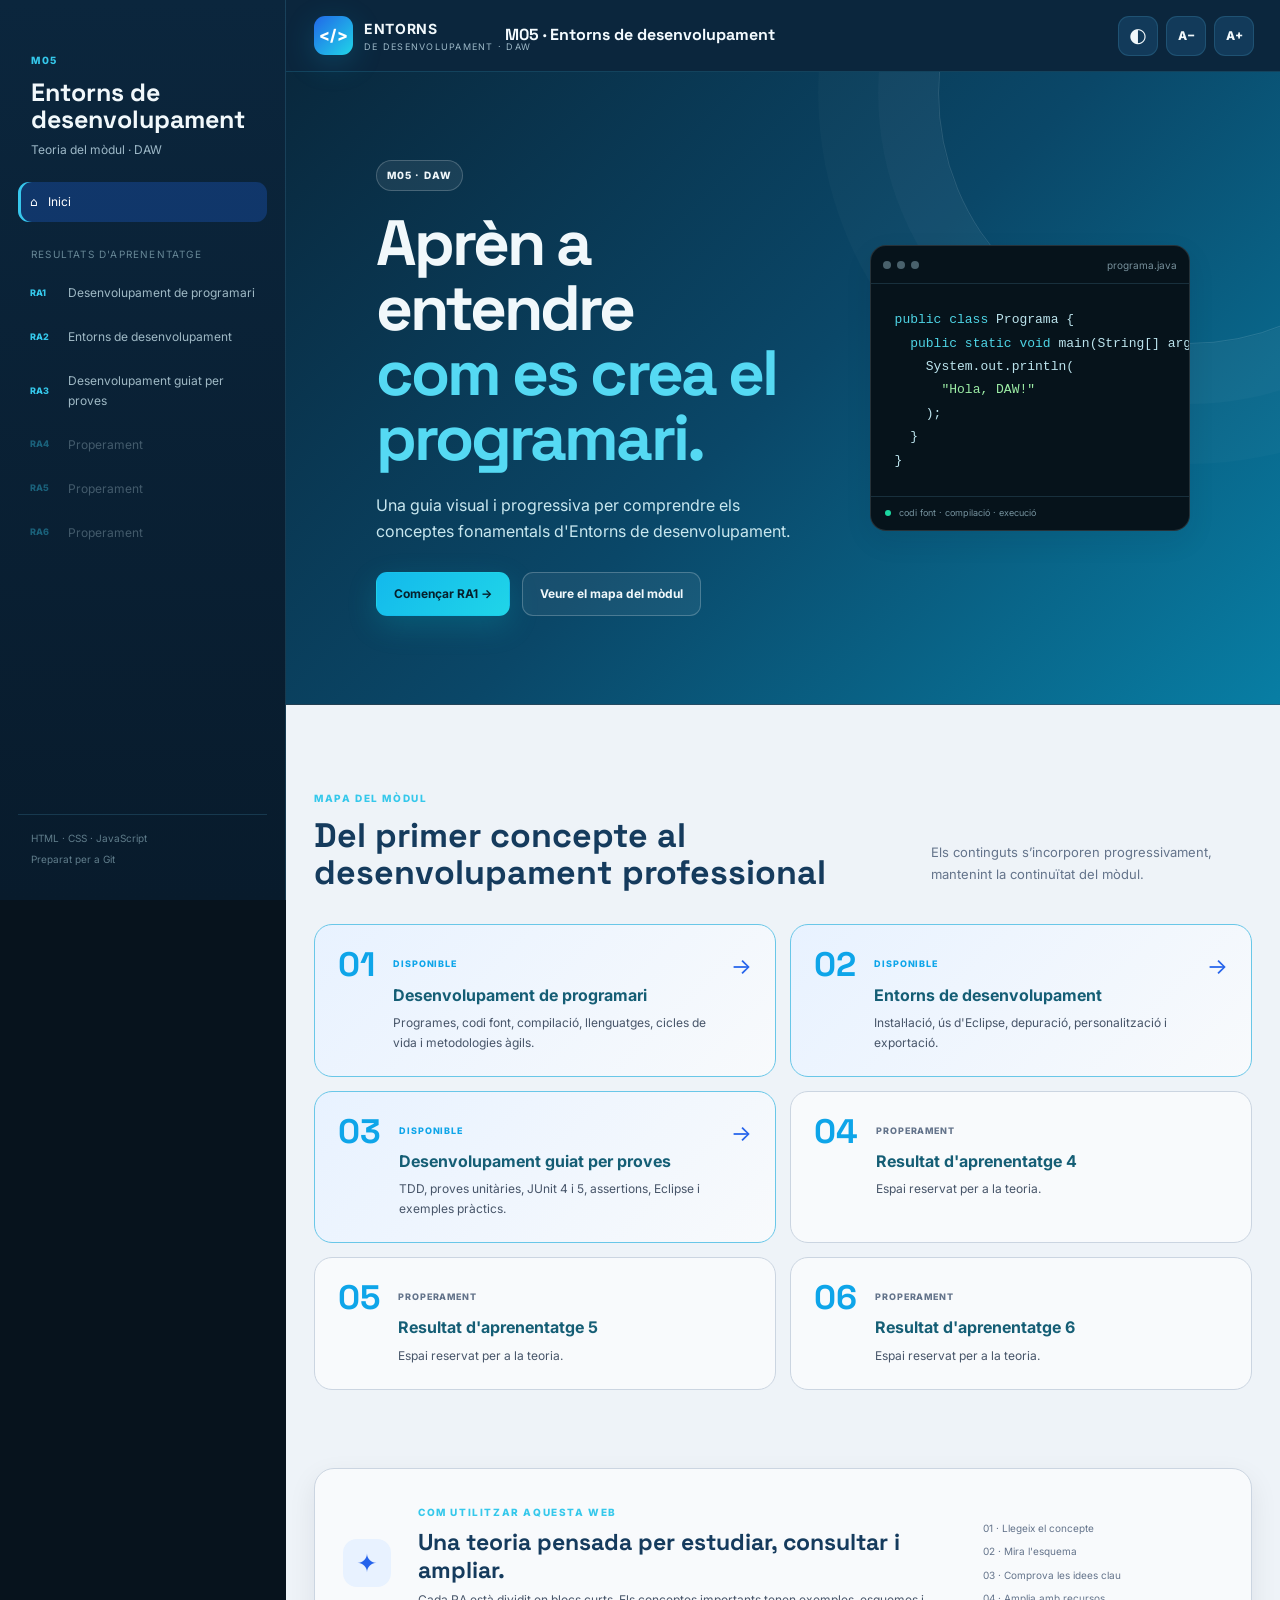
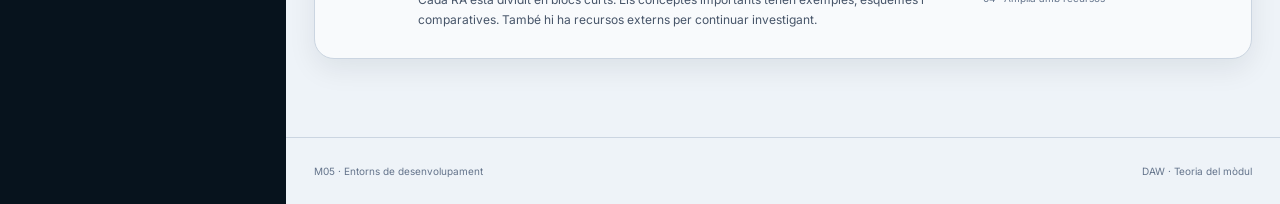
<file: index.html>
<!DOCTYPE html>
<html lang="ca">
<head>
  <meta charset="UTF-8">
  <meta name="viewport" content="width=device-width, initial-scale=1.0">
  <meta name="description" content="Entorns de desenvolupament - DAW. Teoria organitzada per Resultats d'Aprenentatge.">
  <title>Entorns de desenvolupament · DAW</title>
  <link rel="stylesheet" href="css/styles.css">
</head>
<body class="home-page">
  <header class="topbar">
    <a class="brand" href="index.html" aria-label="Inici">
      <span class="brand-mark">&lt;/&gt;</span>
      <span><strong>ENTORNS</strong><small>DE DESENVOLUPAMENT · DAW</small></span>
    </a>
    <div class="top-actions">
      <button class="icon-btn" id="themeBtn" aria-label="Canviar tema">◐</button>
      <button class="font-btn" id="fontDown" aria-label="Reduir mida del text">A−</button>
      <button class="font-btn" id="fontUp" aria-label="Augmentar mida del text">A+</button>
    </div>
    <div class="topbar-title">M05 · Entorns de desenvolupament</div>
  </header>

  <aside class="sidebar" id="sidebar">
    <div class="course-title">
      <span class="eyebrow">M05</span>
      <h1>Entorns de<br>desenvolupament</h1>
      <p>Teoria del mòdul · DAW</p>
    </div>

    <nav class="main-nav" aria-label="Navegació principal">
      <a class="nav-link active" href="index.html">⌂ <span>Inici</span></a>
      <div class="nav-heading">Resultats d'aprenentatge</div>
      <a class="nav-link" href="ra1.html"><span class="ra-badge">RA1</span><span>Desenvolupament de programari</span></a>
      <a class="nav-link" href="ra2.html"><span class="ra-badge">RA2</span><span>Entorns de desenvolupament</span></a>
      <a class="nav-link" href="ra3.html"><span class="ra-badge">RA3</span><span>Desenvolupament guiat per proves</span></a>
      <a class="nav-link disabled" href="#"><span class="ra-badge">RA4</span><span>Properament</span></a>
      <a class="nav-link disabled" href="#"><span class="ra-badge">RA5</span><span>Properament</span></a>
      <a class="nav-link disabled" href="#"><span class="ra-badge">RA6</span><span>Properament</span></a>
    </nav>

    <div class="sidebar-footer">
      <span>HTML · CSS · JavaScript</span>
      <span>Preparat per a Git</span>
    </div>
  </aside>

  <main class="main">
    <section class="hero home-hero">
      <div class="hero-grid">
        <div>
          <span class="pill">M05 · DAW</span>
          <h2>Aprèn a entendre<br><span>com es crea el programari.</span></h2>
          <p class="hero-lead">Una guia visual i progressiva per comprendre els conceptes fonamentals d'Entorns de desenvolupament.</p>
          <div class="hero-actions">
            <a class="btn btn-primary" href="ra1.html">Començar RA1 →</a>
            <a class="btn btn-ghost" href="#mapa">Veure el mapa del mòdul</a>
          </div>
        </div>
        <div class="hero-terminal" aria-label="Exemple visual de codi">
          <div class="terminal-head"><span></span><span></span><span></span><em>programa.java</em></div>
          <pre><code><span class="code-key">public class</span> Programa {
  <span class="code-key">public static void</span> main(String[] args) {
    System.out.println(
      <span class="code-string">"Hola, DAW!"</span>
    );
  }
}</code></pre>
          <div class="terminal-status"><span class="dot"></span> codi font · compilació · execució</div>
        </div>
      </div>
    </section>

    <section class="section" id="mapa">
      <div class="section-heading">
        <div>
          <span class="eyebrow">MAPA DEL MÒDUL</span>
          <h2>Del primer concepte al desenvolupament professional</h2>
        </div>
        <p>Els continguts s’incorporen progressivament, mantenint la continuïtat del mòdul.</p>
      </div>

      <div class="ra-grid">
        <a class="ra-card featured" href="ra1.html">
          <div class="ra-number">01</div>
          <div>
            <span class="status">DISPONIBLE</span>
            <h3>Desenvolupament de programari</h3>
            <p>Programes, codi font, compilació, llenguatges, cicles de vida i metodologies àgils.</p>
          </div>
          <span class="arrow">→</span>
        </a>
        <a class="ra-card featured" href="ra2.html"><div class="ra-number">02</div><div><span class="status">DISPONIBLE</span><h3>Entorns de desenvolupament</h3><p>Instal·lació, ús d'Eclipse, depuració, personalització i exportació.</p></div><span class="arrow">→</span></a>
        <a class="ra-card featured" href="ra3.html"><div class="ra-number">03</div><div><span class="status">DISPONIBLE</span><h3>Desenvolupament guiat per proves</h3><p>TDD, proves unitàries, JUnit 4 i 5, assertions, Eclipse i exemples pràctics.</p></div><span class="arrow">→</span></a>
        <div class="ra-card"><div class="ra-number">04</div><div><span class="status muted">PROPERAMENT</span><h3>Resultat d'aprenentatge 4</h3><p>Espai reservat per a la teoria.</p></div></div>
        <div class="ra-card"><div class="ra-number">05</div><div><span class="status muted">PROPERAMENT</span><h3>Resultat d'aprenentatge 5</h3><p>Espai reservat per a la teoria.</p></div></div>
        <div class="ra-card"><div class="ra-number">06</div><div><span class="status muted">PROPERAMENT</span><h3>Resultat d'aprenentatge 6</h3><p>Espai reservat per a la teoria.</p></div></div>
      </div>
    </section>

    <section class="section intro-panel">
      <div class="info-grid">
        <div class="info-icon">✦</div>
        <div>
          <span class="eyebrow">COM UTILITZAR AQUESTA WEB</span>
          <h2>Una teoria pensada per estudiar, consultar i ampliar.</h2>
          <p>Cada RA està dividit en blocs curts. Els conceptes importants tenen exemples, esquemes i comparatives. També hi ha recursos externs per continuar investigant.</p>
        </div>
        <div class="mini-list">
          <span>01 · Llegeix el concepte</span>
          <span>02 · Mira l'esquema</span>
          <span>03 · Comprova les idees clau</span>
          <span>04 · Amplia amb recursos</span>
        </div>
      </div>
    </section>

    <footer class="site-footer">
      <span>M05 · Entorns de desenvolupament</span>
      <span>DAW · Teoria del mòdul</span>
    </footer>
  </main>

  <div class="search-overlay" id="searchOverlay" hidden>
    <div class="search-dialog" role="dialog" aria-modal="true" aria-labelledby="searchTitle">
      <div class="search-head"><h2 id="searchTitle">Cerca a la teoria</h2><button class="icon-btn" id="closeSearch">×</button></div>
      <input id="searchInput" type="search" placeholder="Escriu un concepte: compilador, Scrum, codi font..." autocomplete="off">
      <div id="searchResults" class="search-results"></div>
    </div>
  </div>

  <script src="js/app.js"></script>
</body>
</html>
</file>
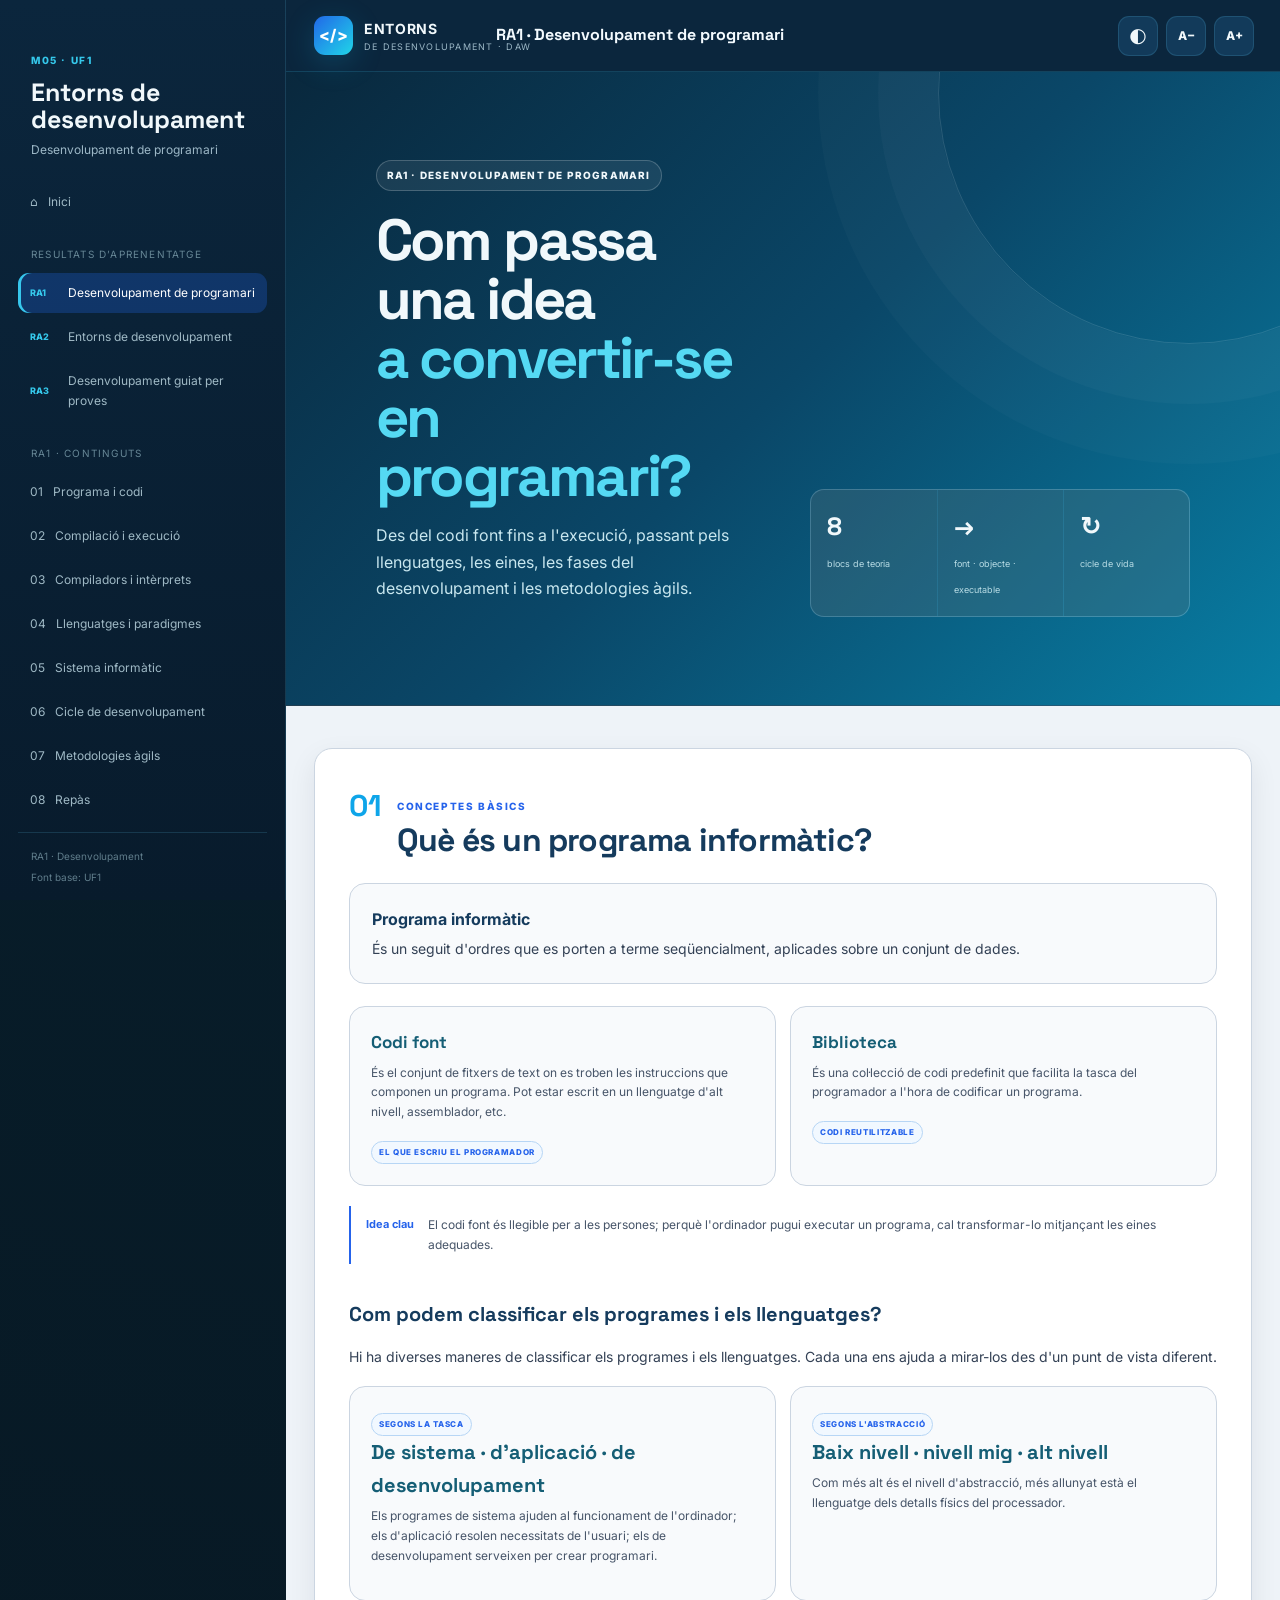
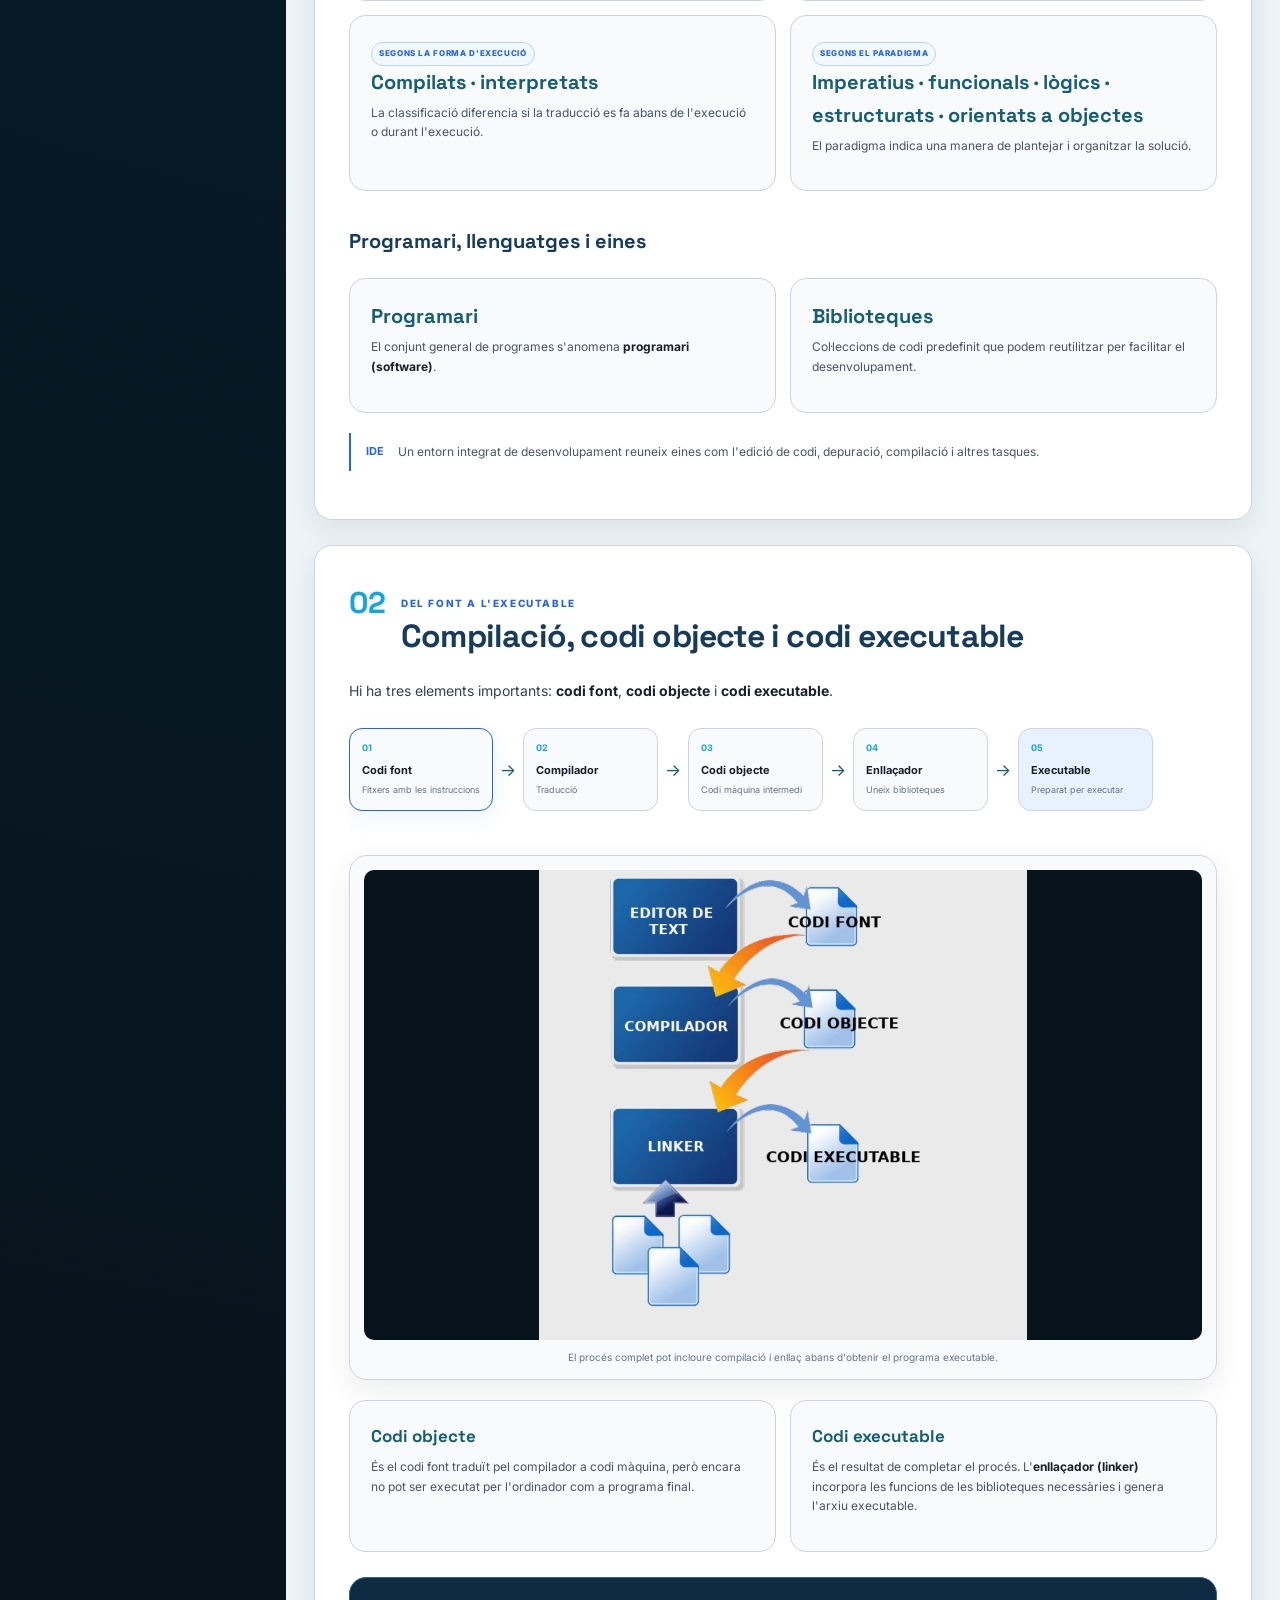
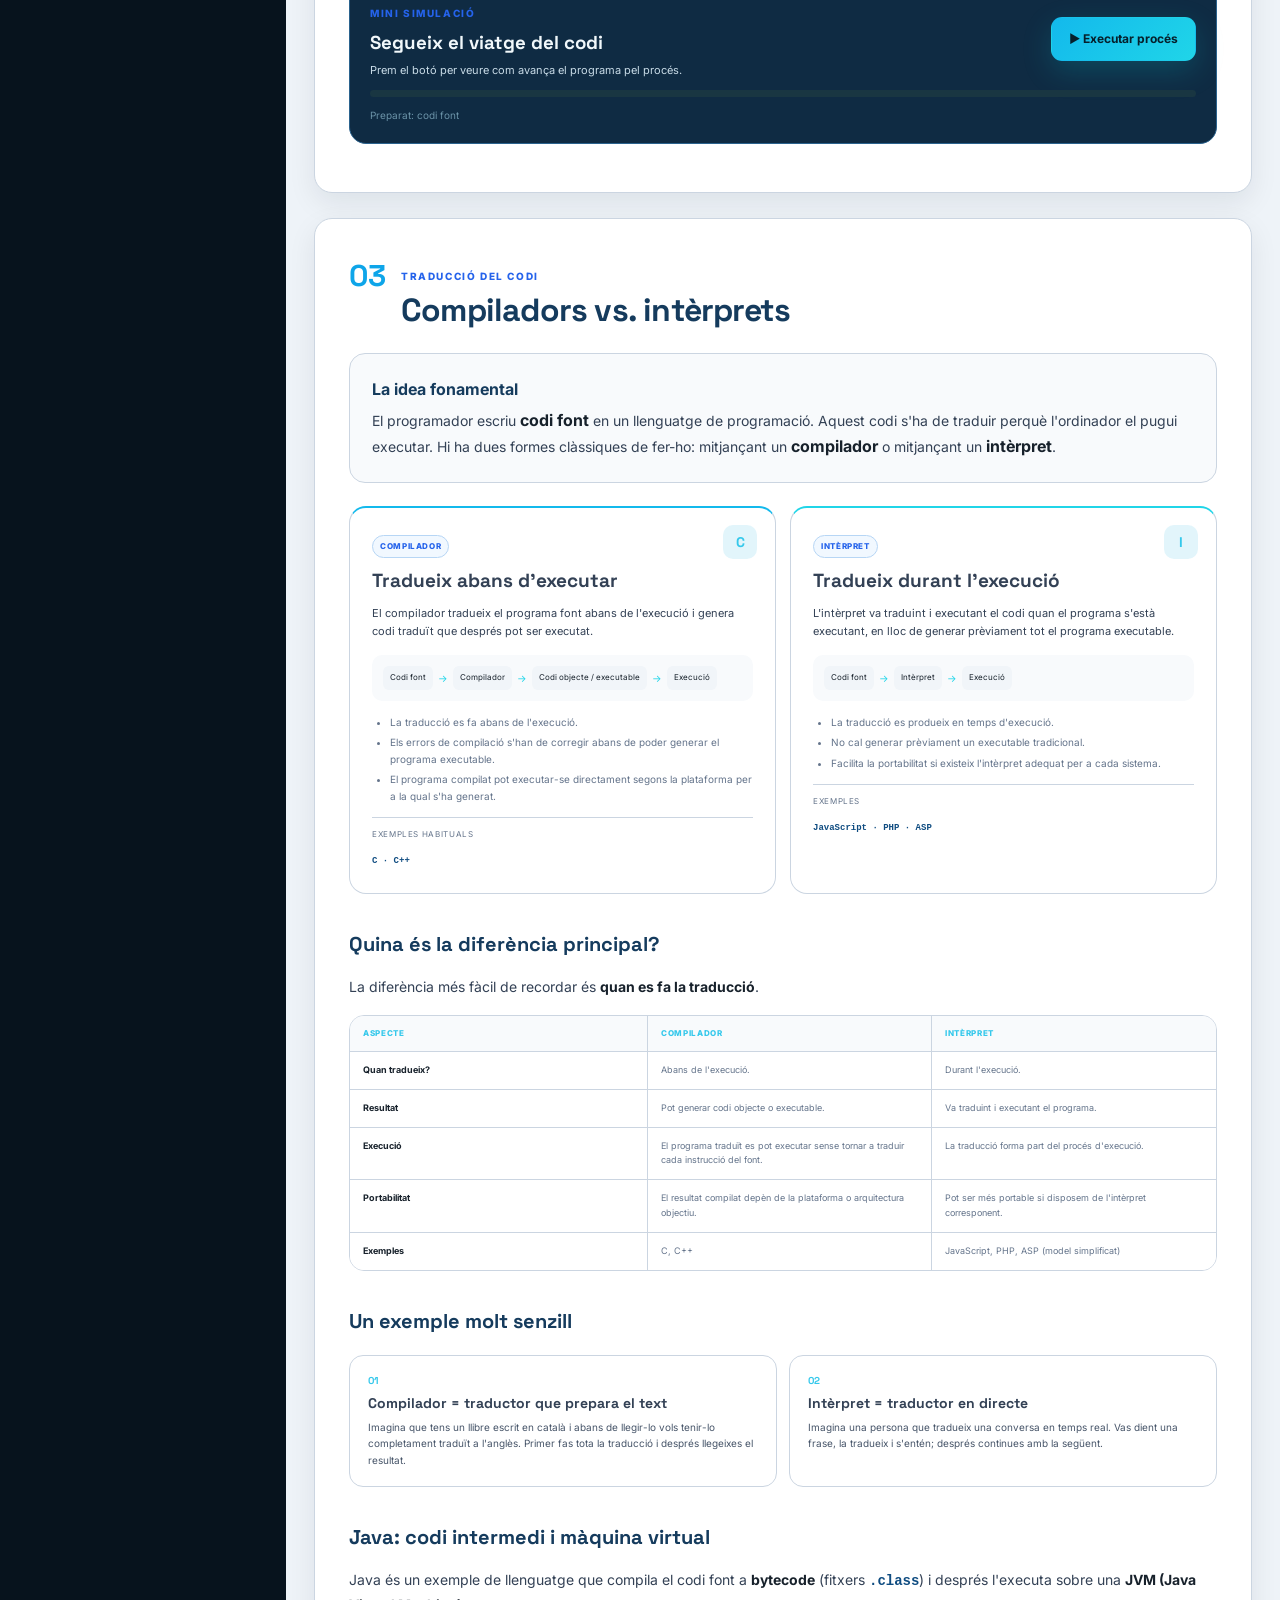
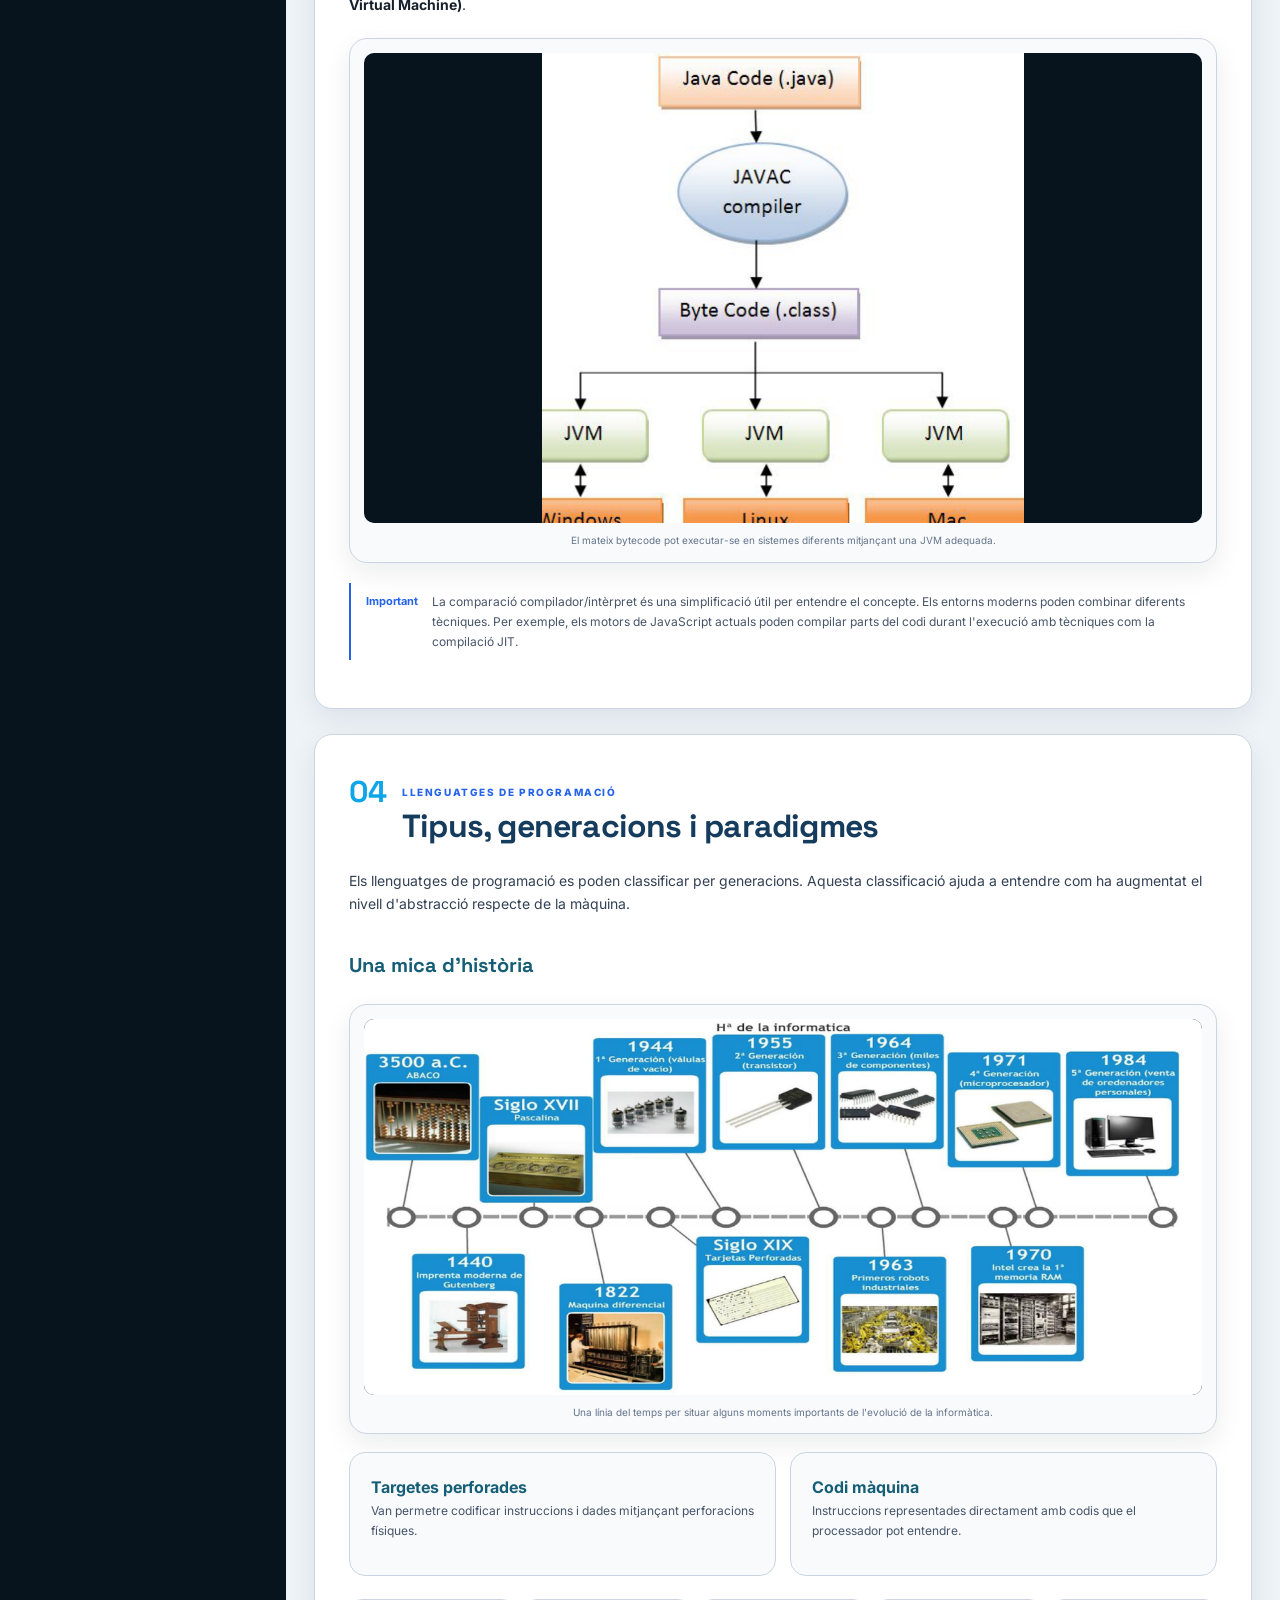
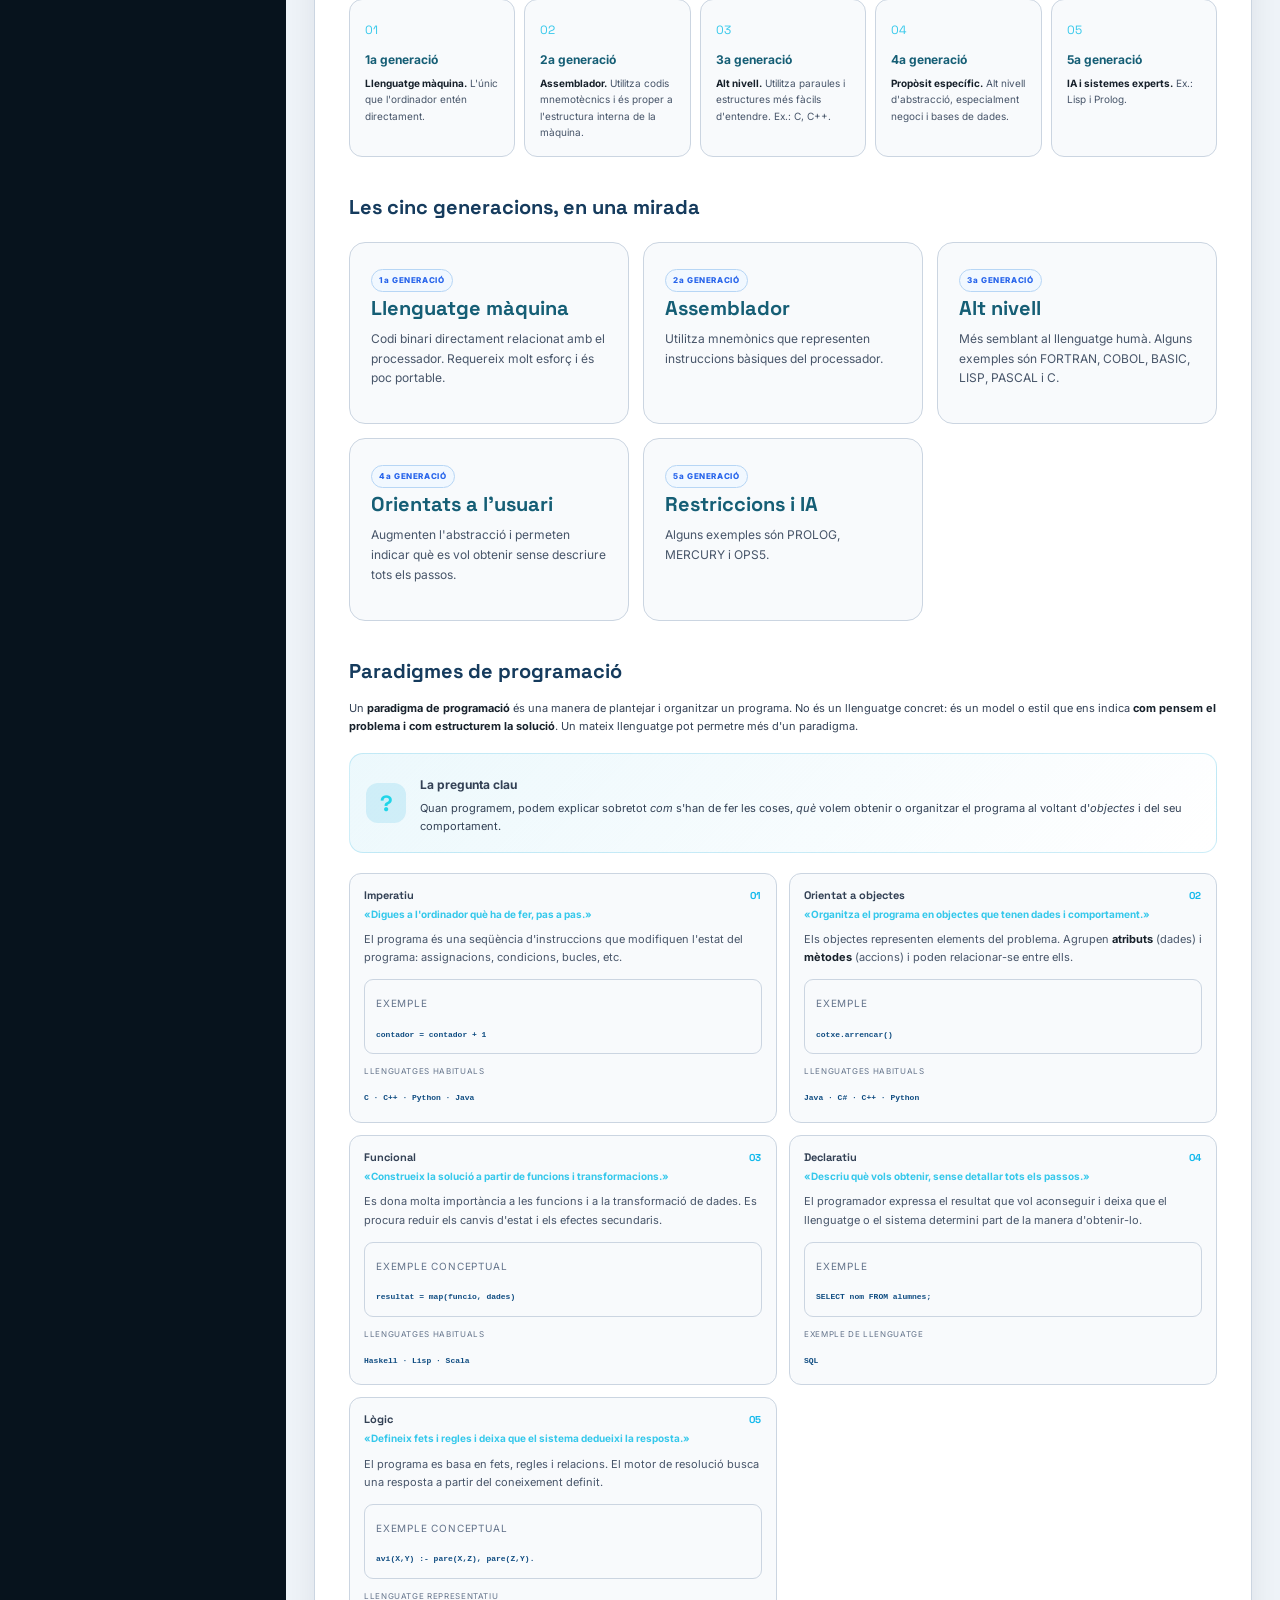
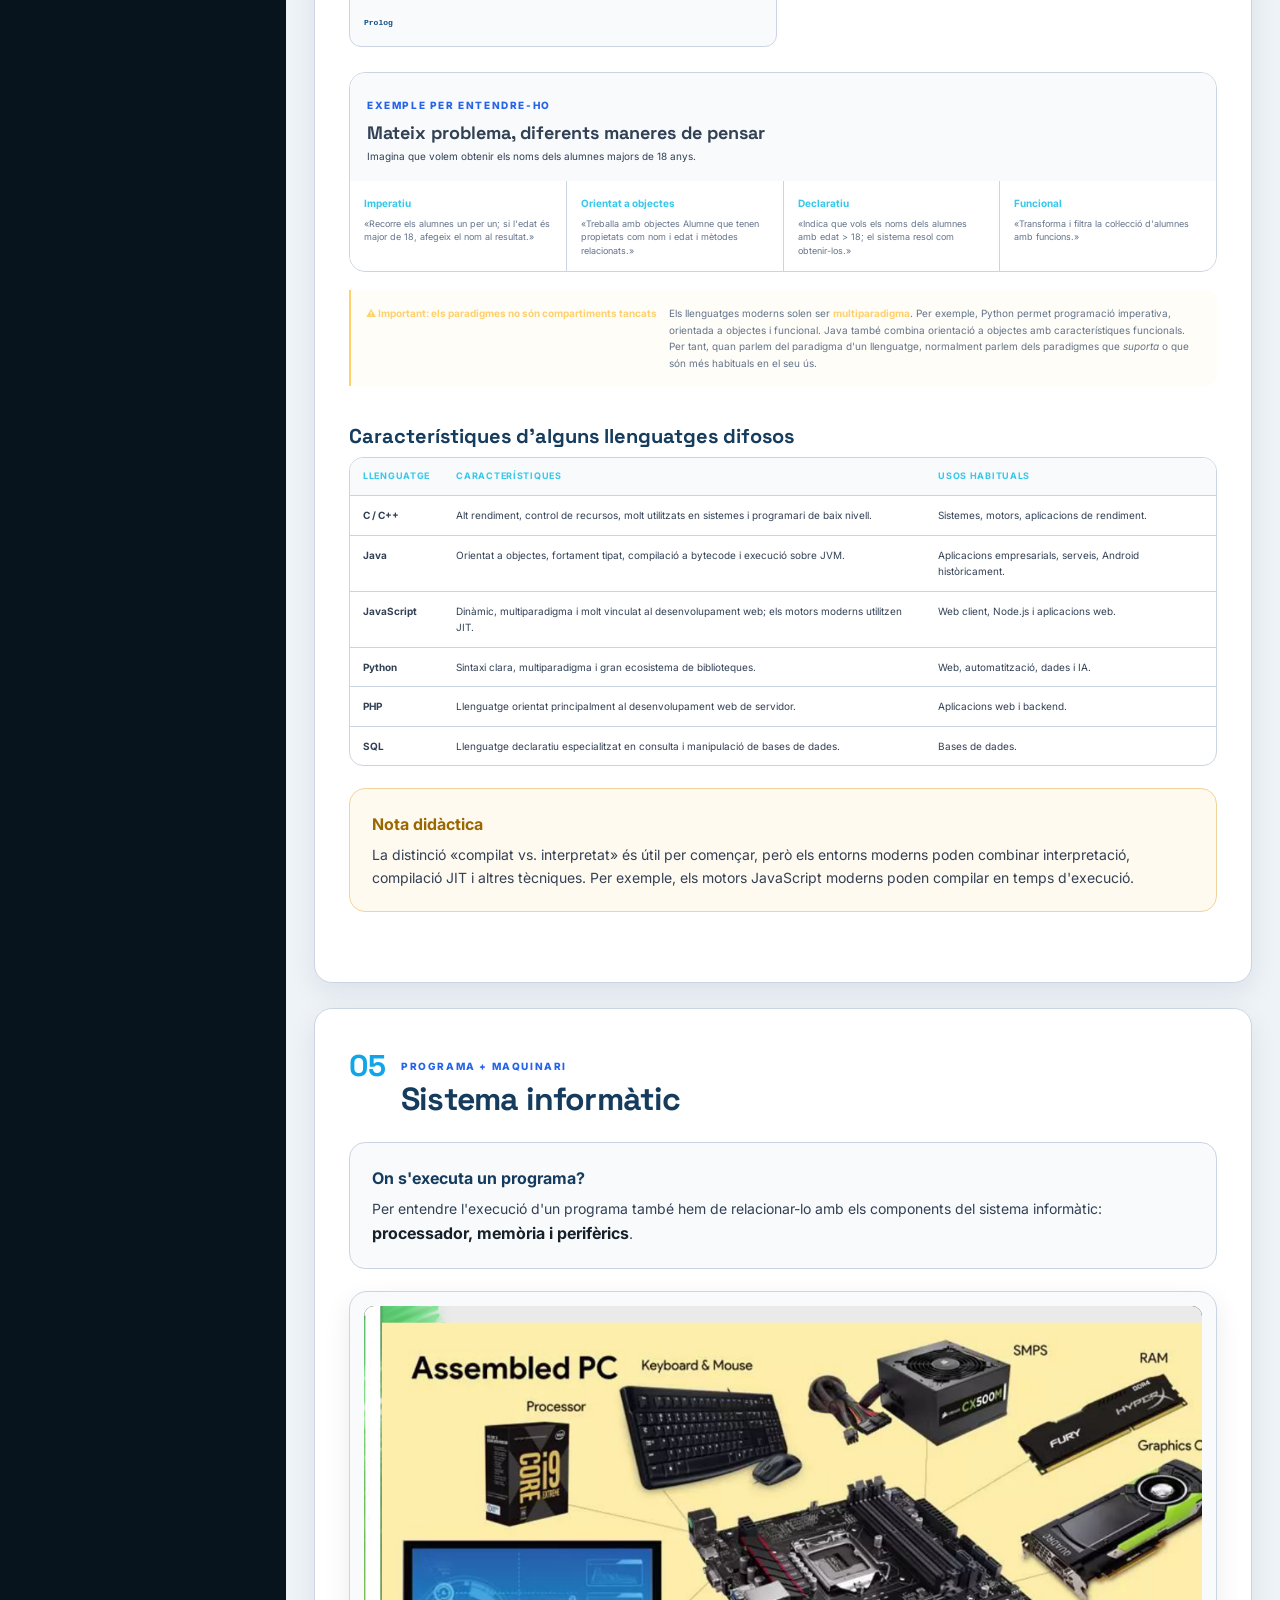
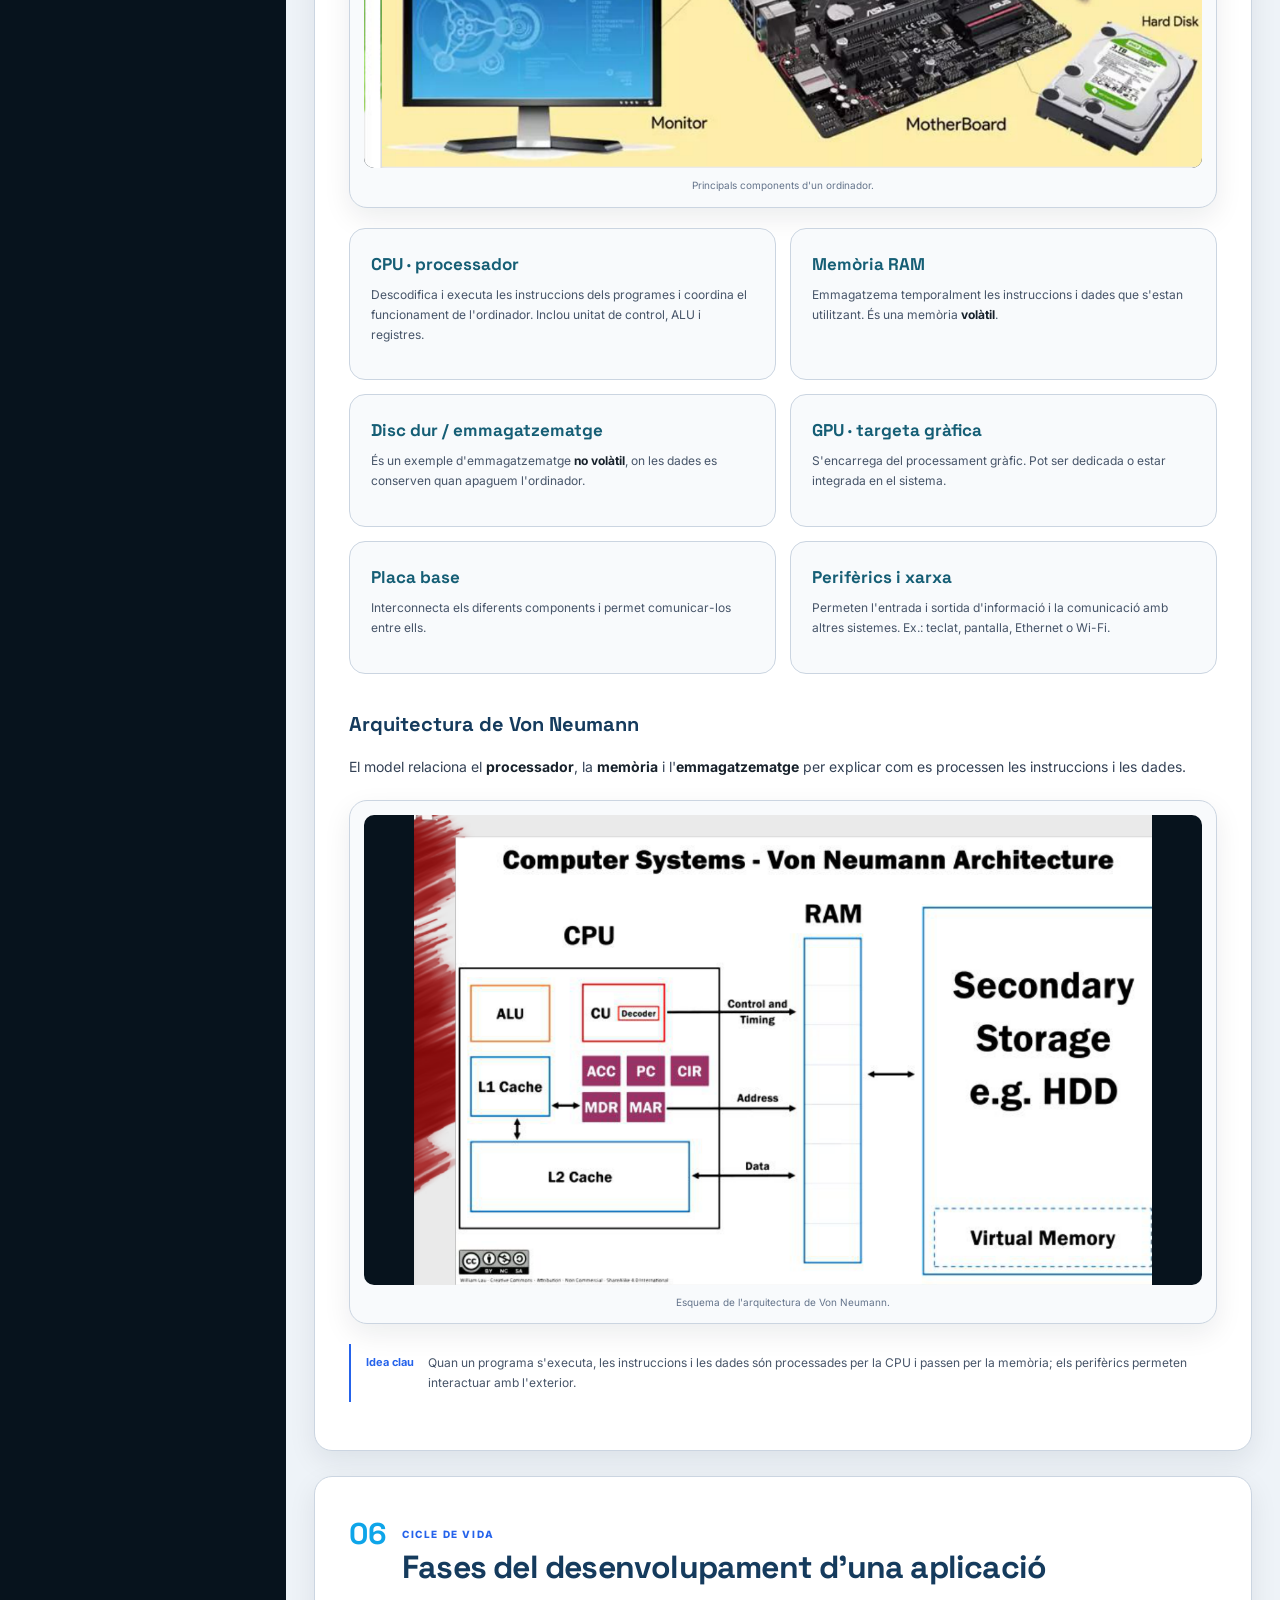
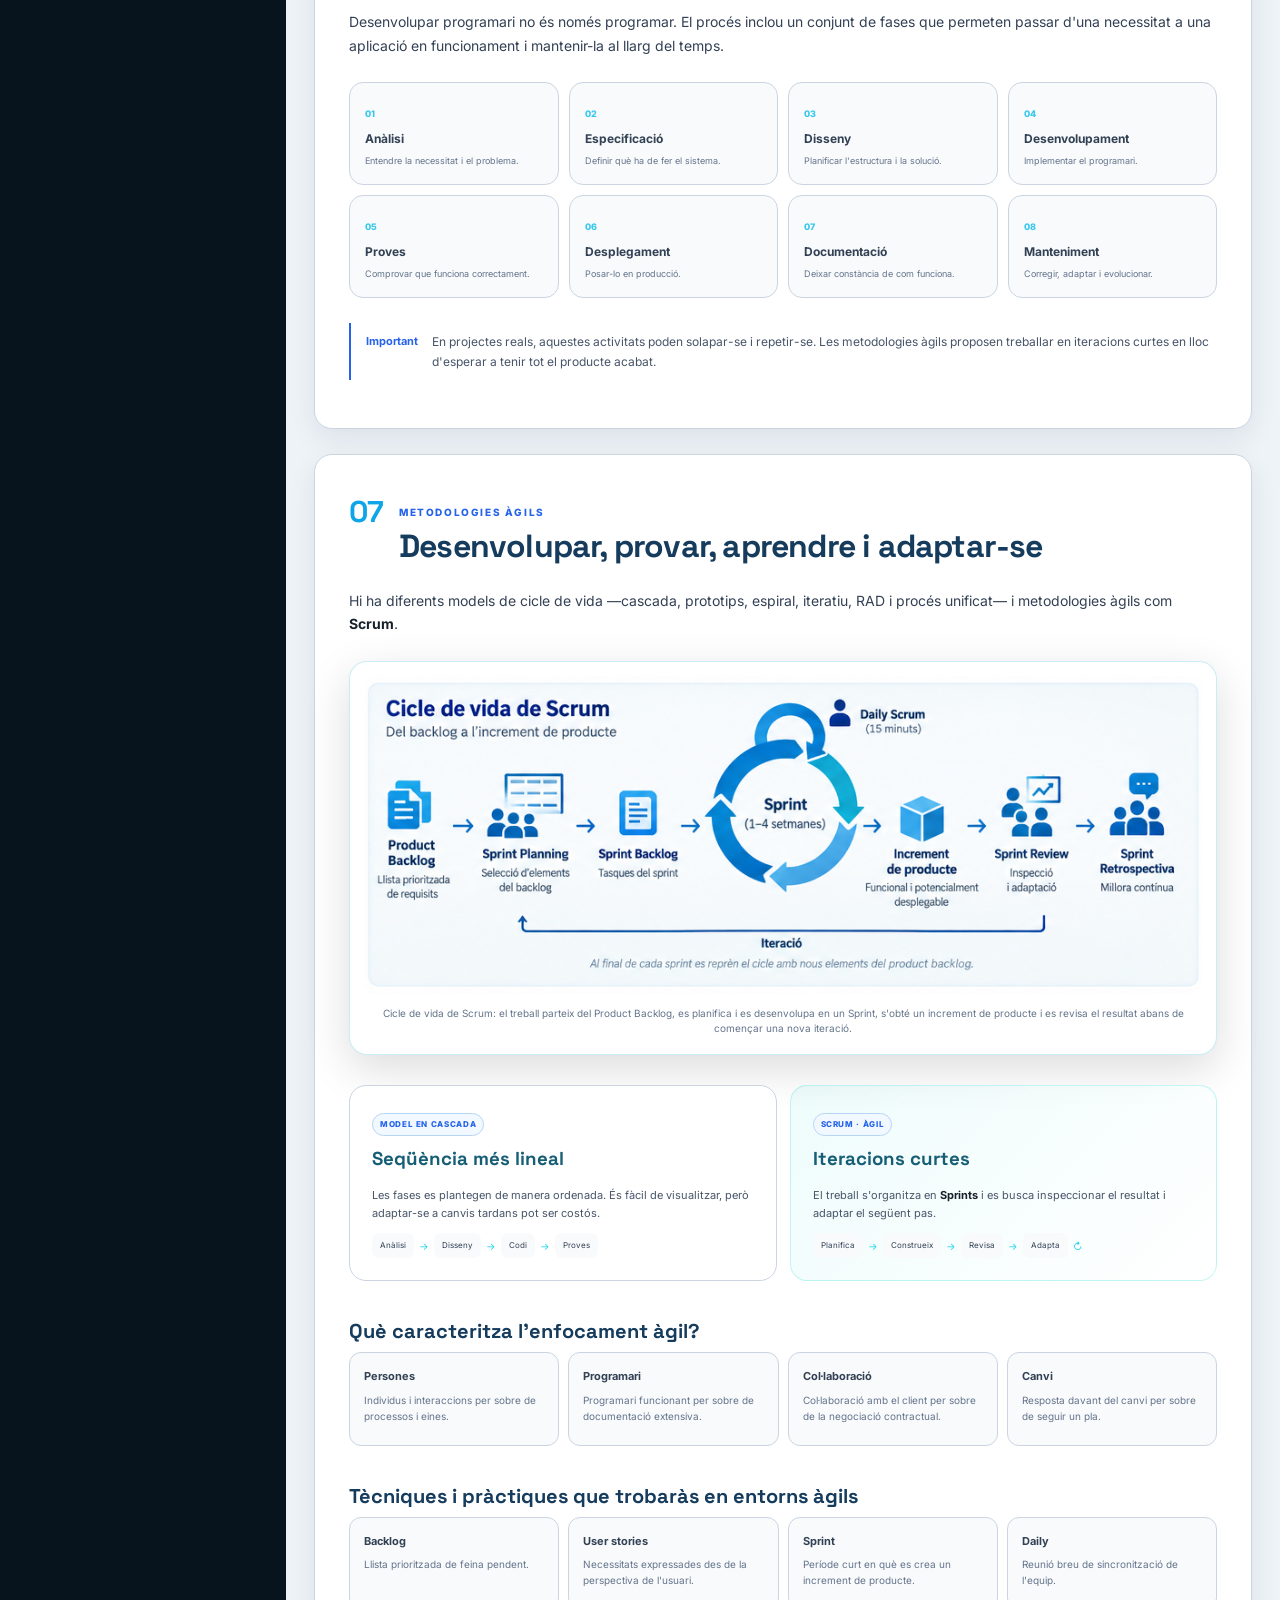
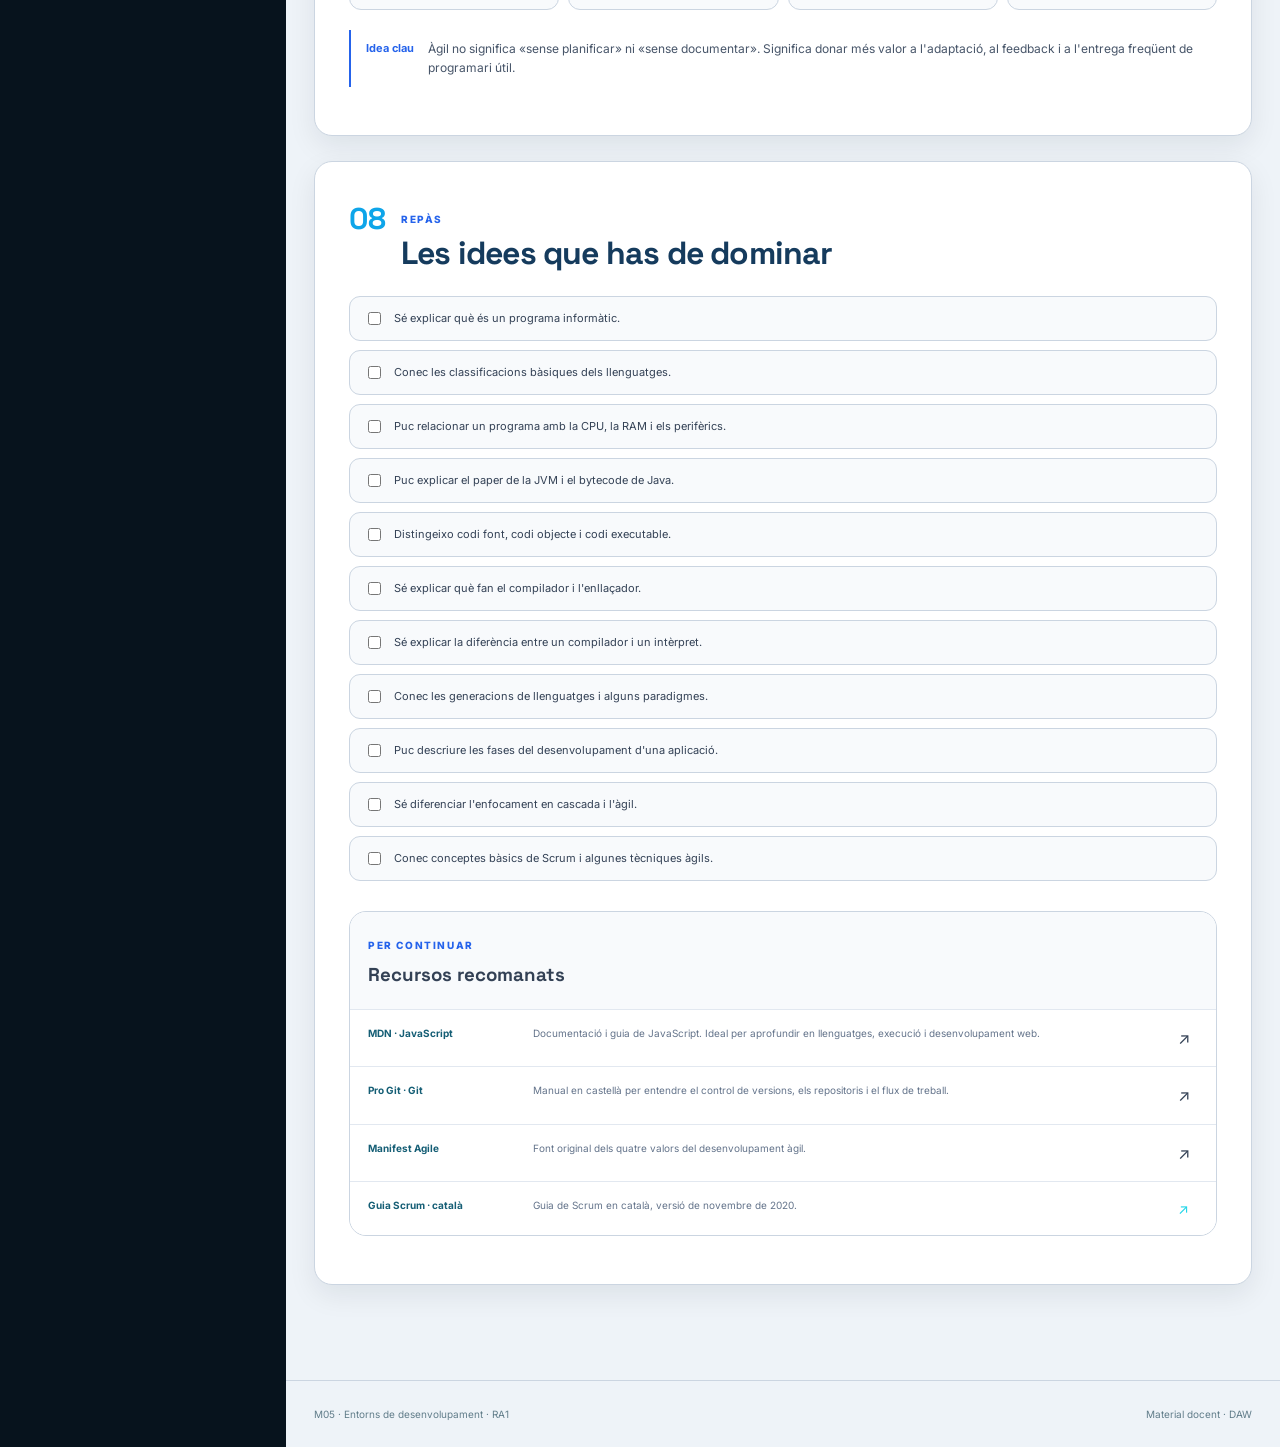
<file: ra1.html>
<!DOCTYPE html>
<html lang="ca">
<head>
  <meta charset="UTF-8">
  <meta name="viewport" content="width=device-width, initial-scale=1.0">
  <meta name="description" content="RA1 - Desenvolupament de programari. Entorns de desenvolupament, DAW.">
  <title>RA1 · Desenvolupament de programari</title>
  <link rel="stylesheet" href="css/styles.css">
</head>
<body>
  <header class="topbar">
    <a class="brand" href="index.html">
      <span class="brand-mark">&lt;/&gt;</span>
      <span><strong>ENTORNS</strong><small>DE DESENVOLUPAMENT · DAW</small></span>
    </a>
    <div class="top-actions"><button class="icon-btn menu-btn" id="menuBtn" aria-label="Obrir menú" aria-expanded="false">☰</button>
      <button class="icon-btn" id="themeBtn" aria-label="Canviar tema">◐</button>
      <button class="font-btn" id="fontDown" aria-label="Reduir mida del text">A−</button>
      <button class="font-btn" id="fontUp" aria-label="Augmentar mida del text">A+</button>
    </div>
    <div class="topbar-title">RA1 · Desenvolupament de programari</div>
  </header>

  <aside class="sidebar" id="sidebar">
    <div class="course-title">
      <span class="eyebrow">M05 · UF1</span>
      <h1>Entorns de<br>desenvolupament</h1>
      <p>Desenvolupament de programari</p>
    </div>
    <nav class="main-nav" aria-label="Navegació principal">
      <a class="nav-link" href="index.html">⌂ <span>Inici</span></a>
      <div class="nav-heading">Resultats d’aprenentatge</div>
      <a class="nav-link active" href="ra1.html"><span class="ra-badge">RA1</span><span>Desenvolupament de programari</span></a>
      <a class="nav-link" href="ra2.html"><span class="ra-badge">RA2</span><span>Entorns de desenvolupament</span></a>
      <a class="nav-link" href="ra3.html"><span class="ra-badge">RA3</span><span>Desenvolupament guiat per proves</span></a>
      <div class="nav-heading">RA1 · Continguts</div>
      <a class="nav-link section-link" href="#programa"><span>01</span><span>Programa i codi</span></a>
      <a class="nav-link section-link" href="#compilacio"><span>02</span><span>Compilació i execució</span></a>
      <a class="nav-link section-link" href="#virtualitzacio"><span>03</span><span>Compiladors i intèrprets</span></a>
      <a class="nav-link section-link" href="#llenguatges"><span>04</span><span>Llenguatges i paradigmes</span></a>
      <a class="nav-link section-link" href="#sistema"><span>05</span><span>Sistema informàtic</span></a>
      <a class="nav-link section-link" href="#fases"><span>06</span><span>Cicle de desenvolupament</span></a>
      <a class="nav-link section-link" href="#agil"><span>07</span><span>Metodologies àgils</span></a>
      <a class="nav-link section-link" href="#resum"><span>08</span><span>Repàs</span></a>
    </nav>
    <div class="sidebar-footer">
      <span>RA1 · Desenvolupament</span>
      <span>Font base: UF1</span>
    </div>
  </aside>

  <main class="main">
    <section class="hero ra-hero">
      <div>
        <span class="pill">RA1 · DESENVOLUPAMENT DE PROGRAMARI</span>
        <h2>Com passa una idea<br><span>a convertir-se en programari?</span></h2>
        <p class="hero-lead">Des del codi font fins a l'execució, passant pels llenguatges, les eines, les fases del desenvolupament i les metodologies àgils.</p>
      </div>
      <div class="hero-facts">
        <div><strong>8</strong><span>blocs de teoria</span></div>
        <div><strong>→</strong><span>font · objecte · executable</span></div>
        <div><strong>↻</strong><span>cicle de vida</span></div>
      </div>
    </section>

    <div class="content-layout no-toc">
      <article class="content">

        <section class="topic" id="programa">
          <div class="topic-head"><span class="topic-num">01</span><div><span class="eyebrow">CONCEPTES BÀSICS</span><h2>Què és un programa informàtic?</h2></div></div>
          <div class="callout definition">
            <strong>Programa informàtic</strong>
            <p>És un seguit d'ordres que es porten a terme seqüencialment, aplicades sobre un conjunt de dades.</p>
          </div>
          <div class="two-col">
            <div class="card">
              <h3>Codi font</h3>
              <p>És el conjunt de fitxers de text on es troben les instruccions que componen un programa. Pot estar escrit en un llenguatge d'alt nivell, assemblador, etc.</p>
              <span class="tag">EL QUE ESCRIU EL PROGRAMADOR</span>
            </div>
            <div class="card">
              <h3>Biblioteca</h3>
              <p>És una col·lecció de codi predefinit que facilita la tasca del programador a l'hora de codificar un programa.</p>
              <span class="tag">CODI REUTILITZABLE</span>
            </div>
          </div>
          <div class="note">
            <strong>Idea clau</strong>
            <span>El codi font és llegible per a les persones; perquè l'ordinador pugui executar un programa, cal transformar-lo mitjançant les eines adequades.</span>
          </div>

          <div class="subtopic">
            <h3>Com podem classificar els programes i els llenguatges?</h3>
            <p>Hi ha diverses maneres de classificar els programes i els llenguatges. Cada una ens ajuda a mirar-los des d'un punt de vista diferent.</p>
            <div class="two-col classification-grid-v4">
              <div class="card"><span class="tag">SEGONS LA TASCA</span><h3>De sistema · d'aplicació · de desenvolupament</h3><p>Els programes de sistema ajuden al funcionament de l'ordinador; els d'aplicació resolen necessitats de l'usuari; els de desenvolupament serveixen per crear programari.</p></div>
              <div class="card"><span class="tag">SEGONS L'ABSTRACCIÓ</span><h3>Baix nivell · nivell mig · alt nivell</h3><p>Com més alt és el nivell d'abstracció, més allunyat està el llenguatge dels detalls físics del processador.</p></div>
              <div class="card"><span class="tag">SEGONS LA FORMA D'EXECUCIÓ</span><h3>Compilats · interpretats</h3><p>La classificació diferencia si la traducció es fa abans de l'execució o durant l'execució.</p></div>
              <div class="card"><span class="tag">SEGONS EL PARADIGMA</span><h3>Imperatius · funcionals · lògics · estructurats · orientats a objectes</h3><p>El paradigma indica una manera de plantejar i organitzar la solució.</p></div>
            </div>
          </div>

          <div class="subtopic">
            <h3>Programari, llenguatges i eines</h3>
            <div class="two-col">
              <div class="card"><h3>Programari</h3><p>El conjunt general de programes s'anomena <strong>programari (software)</strong>.</p></div>
              <div class="card"><h3>Biblioteques</h3><p>Col·leccions de codi predefinit que podem reutilitzar per facilitar el desenvolupament.</p></div>
            </div>
            <div class="note"><strong>IDE</strong><span>Un entorn integrat de desenvolupament reuneix eines com l'edició de codi, depuració, compilació i altres tasques.</span></div>
          </div>
        </section>

        <section class="topic" id="compilacio">
          <div class="topic-head"><span class="topic-num">02</span><div><span class="eyebrow">DEL FONT A L'EXECUTABLE</span><h2>Compilació, codi objecte i codi executable</h2></div></div>
          <p>Hi ha tres elements importants: <strong>codi font</strong>, <strong>codi objecte</strong> i <strong>codi executable</strong>.</p>

          <div class="pipeline" aria-label="Procés de compilació">
            <div class="pipe-step active"><b>01</b><strong>Codi font</strong><small>Fitxers amb les instruccions</small></div>
            <div class="pipe-arrow">→</div>
            <div class="pipe-step"><b>02</b><strong>Compilador</strong><small>Traducció</small></div>
            <div class="pipe-arrow">→</div>
            <div class="pipe-step"><b>03</b><strong>Codi objecte</strong><small>Codi màquina intermedi</small></div>
            <div class="pipe-arrow">→</div>
            <div class="pipe-step"><b>04</b><strong>Enllaçador</strong><small>Uneix biblioteques</small></div>
            <div class="pipe-arrow">→</div>
            <div class="pipe-step final"><b>05</b><strong>Executable</strong><small>Preparat per executar</small></div>
          </div>

          <figure class="legacy-figure">
            <img src="img/legacy/compiler-linker.png" alt="Esquema del procés de compilació: editor de text, codi font, compilador, codi objecte, enllaçador i codi executable." loading="lazy">
            <figcaption>El procés complet pot incloure compilació i enllaç abans d'obtenir el programa executable.</figcaption>
          </figure>

          <div class="two-col">
            <div class="card">
              <h3>Codi objecte</h3>
              <p>És el codi font traduït pel compilador a codi màquina, però encara no pot ser executat per l'ordinador com a programa final.</p>
            </div>
            <div class="card">
              <h3>Codi executable</h3>
              <p>És el resultat de completar el procés. L'<strong>enllaçador (linker)</strong> incorpora les funcions de les biblioteques necessàries i genera l'arxiu executable.</p>
            </div>
          </div>

          <div class="interactive-box">
            <div>
              <span class="eyebrow">MINI SIMULACIÓ</span>
              <h3>Segueix el viatge del codi</h3>
              <p>Prem el botó per veure com avança el programa pel procés.</p>
            </div>
            <button class="btn btn-primary" id="compileDemo">▶ Executar procés</button>
            <div class="demo-track"><div id="demoBar"></div></div>
            <div id="demoLabel" class="demo-label">Preparat: codi font</div>
          </div>
        </section>

        <section class="topic" id="virtualitzacio">
          <div class="topic-head"><span class="topic-num">03</span><div><span class="eyebrow">TRADUCCIÓ DEL CODI</span><h2>Compiladors vs. intèrprets</h2></div></div>

          <div class="callout definition">
            <strong>La idea fonamental</strong>
            <p>El programador escriu <strong>codi font</strong> en un llenguatge de programació. Aquest codi s'ha de traduir perquè l'ordinador el pugui executar. Hi ha dues formes clàssiques de fer-ho: mitjançant un <strong>compilador</strong> o mitjançant un <strong>intèrpret</strong>.</p>
          </div>

          <div class="translator-grid">
            <div class="translator-card">
              <div class="translator-icon">C</div>
              <span class="tag">COMPILADOR</span>
              <h3>Tradueix abans d'executar</h3>
              <p>El compilador tradueix el programa font abans de l'execució i genera codi traduït que després pot ser executat.</p>
              <div class="process-line"><span>Codi font</span><i>→</i><span>Compilador</span><i>→</i><span>Codi objecte / executable</span><i>→</i><span>Execució</span></div>
              <ul>
                <li>La traducció es fa abans de l'execució.</li>
                <li>Els errors de compilació s'han de corregir abans de poder generar el programa executable.</li>
                <li>El programa compilat pot executar-se directament segons la plataforma per a la qual s'ha generat.</li>
              </ul>
              <div class="examples"><span>Exemples habituals</span><code>C · C++</code></div>
            </div>

            <div class="translator-card">
              <div class="translator-icon">I</div>
              <span class="tag">INTÈRPRET</span>
              <h3>Tradueix durant l'execució</h3>
              <p>L'intèrpret va traduint i executant el codi quan el programa s'està executant, en lloc de generar prèviament tot el programa executable.</p>
              <div class="process-line"><span>Codi font</span><i>→</i><span>Intèrpret</span><i>→</i><span>Execució</span></div>
              <ul>
                <li>La traducció es produeix en temps d'execució.</li>
                <li>No cal generar prèviament un executable tradicional.</li>
                <li>Facilita la portabilitat si existeix l'intèrpret adequat per a cada sistema.</li>
              </ul>
              <div class="examples"><span>Exemples</span><code>JavaScript · PHP · ASP</code></div>
            </div>
          </div>

          <div class="subtopic">
            <h3>Quina és la diferència principal?</h3>
            <p>La diferència més fàcil de recordar és <strong>quan es fa la traducció</strong>.</p>
            <div class="compare-table">
              <div class="compare-row header"><span>Aspecte</span><span>Compilador</span><span>Intèrpret</span></div>
              <div class="compare-row"><span>Quan tradueix?</span><span>Abans de l'execució.</span><span>Durant l'execució.</span></div>
              <div class="compare-row"><span>Resultat</span><span>Pot generar codi objecte o executable.</span><span>Va traduint i executant el programa.</span></div>
              <div class="compare-row"><span>Execució</span><span>El programa traduït es pot executar sense tornar a traduir cada instrucció del font.</span><span>La traducció forma part del procés d'execució.</span></div>
              <div class="compare-row"><span>Portabilitat</span><span>El resultat compilat depèn de la plataforma o arquitectura objectiu.</span><span>Pot ser més portable si disposem de l'intèrpret corresponent.</span></div>
              <div class="compare-row"><span>Exemples</span><span>C, C++</span><span>JavaScript, PHP, ASP (model simplificat)</span></div>
            </div>
          </div>

          <div class="subtopic">
            <h3>Un exemple molt senzill</h3>
            <div class="analogy-grid">
              <div class="analogy">
                <span class="analogy-number">01</span>
                <strong>Compilador = traductor que prepara el text</strong>
                <p>Imagina que tens un llibre escrit en català i abans de llegir-lo vols tenir-lo completament traduït a l'anglès. Primer fas tota la traducció i després llegeixes el resultat.</p>
              </div>
              <div class="analogy">
                <span class="analogy-number">02</span>
                <strong>Intèrpret = traductor en directe</strong>
                <p>Imagina una persona que tradueix una conversa en temps real. Vas dient una frase, la tradueix i s'entén; després continues amb la següent.</p>
              </div>
            </div>
          </div>

          <div class="subtopic">
            <h3>Java: codi intermedi i màquina virtual</h3>
            <p>Java és un exemple de llenguatge que compila el codi font a <strong>bytecode</strong> (fitxers <code>.class</code>) i després l'executa sobre una <strong>JVM (Java Virtual Machine)</strong>.</p>
            <figure class="legacy-figure">
              <img src="img/legacy/java-jvm.png" alt="Esquema de Java: codi Java, compilador javac, bytecode i màquines virtuals sobre Windows, Linux i Mac." loading="lazy">
              <figcaption>El mateix bytecode pot executar-se en sistemes diferents mitjançant una JVM adequada.</figcaption>
            </figure>
          </div>

          <div class="note">
            <strong>Important</strong>
            <span>La comparació compilador/intèrpret és una simplificació útil per entendre el concepte. Els entorns moderns poden combinar diferents tècniques. Per exemple, els motors de JavaScript actuals poden compilar parts del codi durant l'execució amb tècniques com la compilació JIT.</span>
          </div>
        </section>

        <section class="topic" id="llenguatges">
          <div class="topic-head"><span class="topic-num">04</span><div><span class="eyebrow">LLENGUATGES DE PROGRAMACIÓ</span><h2>Tipus, generacions i paradigmes</h2></div></div>
          <p>Els llenguatges de programació es poden classificar per generacions. Aquesta classificació ajuda a entendre com ha augmentat el nivell d'abstracció respecte de la màquina.</p>

          <div class="subtopic history-block">
            <h3>Una mica d'història</h3>
            <figure class="legacy-figure">
              <img src="img/legacy/timeline.png" alt="Línia temporal de la història de la informàtica, des de l'àbac fins als ordinadors personals." loading="lazy">
              <figcaption>Una línia del temps per situar alguns moments importants de l'evolució de la informàtica.</figcaption>
            </figure>
            <div class="two-col history-points-v4">
              <div class="card"><strong>Targetes perforades</strong><p>Van permetre codificar instruccions i dades mitjançant perforacions físiques.</p></div>
              <div class="card"><strong>Codi màquina</strong><p>Instruccions representades directament amb codis que el processador pot entendre.</p></div>
            </div>
          </div>

          <div class="generation-grid">
            <div class="gen-card"><span>01</span><h3>1a generació</h3><p><strong>Llenguatge màquina.</strong> L'únic que l'ordinador entén directament.</p></div>
            <div class="gen-card"><span>02</span><h3>2a generació</h3><p><strong>Assemblador.</strong> Utilitza codis mnemotècnics i és proper a l'estructura interna de la màquina.</p></div>
            <div class="gen-card"><span>03</span><h3>3a generació</h3><p><strong>Alt nivell.</strong> Utilitza paraules i estructures més fàcils d'entendre. Ex.: C, C++.</p></div>
            <div class="gen-card"><span>04</span><h3>4a generació</h3><p><strong>Propòsit específic.</strong> Alt nivell d'abstracció, especialment negoci i bases de dades.</p></div>
            <div class="gen-card"><span>05</span><h3>5a generació</h3><p><strong>IA i sistemes experts.</strong> Ex.: Lisp i Prolog.</p></div>
          </div>

          <div class="subtopic">
            <h3>Les cinc generacions, en una mirada</h3>
            <div class="two-col generation-detail-v4">
              <div class="card"><span class="tag">1a GENERACIÓ</span><h3>Llenguatge màquina</h3><p>Codi binari directament relacionat amb el processador. Requereix molt esforç i és poc portable.</p></div>
              <div class="card"><span class="tag">2a GENERACIÓ</span><h3>Assemblador</h3><p>Utilitza mnemònics que representen instruccions bàsiques del processador.</p></div>
              <div class="card"><span class="tag">3a GENERACIÓ</span><h3>Alt nivell</h3><p>Més semblant al llenguatge humà. Alguns exemples són FORTRAN, COBOL, BASIC, LISP, PASCAL i C.</p></div>
              <div class="card"><span class="tag">4a GENERACIÓ</span><h3>Orientats a l'usuari</h3><p>Augmenten l'abstracció i permeten indicar què es vol obtenir sense descriure tots els passos.</p></div>
              <div class="card"><span class="tag">5a GENERACIÓ</span><h3>Restriccions i IA</h3><p>Alguns exemples són PROLOG, MERCURY i OPS5.</p></div>
            </div>
          </div>

          <div class="subtopic">
            <h3>Paradigmes de programació</h3>
            <p class="muted-text">Un <strong>paradigma de programació</strong> és una manera de plantejar i organitzar un programa. No és un llenguatge concret: és un model o estil que ens indica <strong>com pensem el problema i com estructurem la solució</strong>. Un mateix llenguatge pot permetre més d'un paradigma.</p>

            <div class="paradigm-intro">
              <div class="paradigm-question">
                <span class="big-question">?</span>
                <div>
                  <strong>La pregunta clau</strong>
                  <p>Quan programem, podem explicar sobretot <em>com</em> s'han de fer les coses, <em>què</em> volem obtenir o organitzar el programa al voltant d'<em>objectes</em> i del seu comportament.</p>
                </div>
              </div>
            </div>

            <div class="paradigm-grid detailed">
              <div class="paradigm-card">
                <div class="paradigm-icon">01</div>
                <b>Imperatiu</b>
                <strong>«Digues a l'ordinador què ha de fer, pas a pas.»</strong>
                <p>El programa és una seqüència d'instruccions que modifiquen l'estat del programa: assignacions, condicions, bucles, etc.</p>
                <div class="example-box"><span>Exemple</span><code>contador = contador + 1</code></div>
                <div class="language-label">Llenguatges habituals</div>
                <code>C · C++ · Python · Java</code>
              </div>

              <div class="paradigm-card">
                <div class="paradigm-icon">02</div>
                <b>Orientat a objectes</b>
                <strong>«Organitza el programa en objectes que tenen dades i comportament.»</strong>
                <p>Els objectes representen elements del problema. Agrupen <strong>atributs</strong> (dades) i <strong>mètodes</strong> (accions) i poden relacionar-se entre ells.</p>
                <div class="example-box"><span>Exemple</span><code>cotxe.arrencar()</code></div>
                <div class="language-label">Llenguatges habituals</div>
                <code>Java · C# · C++ · Python</code>
              </div>

              <div class="paradigm-card">
                <div class="paradigm-icon">03</div>
                <b>Funcional</b>
                <strong>«Construeix la solució a partir de funcions i transformacions.»</strong>
                <p>Es dona molta importància a les funcions i a la transformació de dades. Es procura reduir els canvis d'estat i els efectes secundaris.</p>
                <div class="example-box"><span>Exemple conceptual</span><code>resultat = map(funcio, dades)</code></div>
                <div class="language-label">Llenguatges habituals</div>
                <code>Haskell · Lisp · Scala</code>
              </div>

              <div class="paradigm-card">
                <div class="paradigm-icon">04</div>
                <b>Declaratiu</b>
                <strong>«Descriu què vols obtenir, sense detallar tots els passos.»</strong>
                <p>El programador expressa el resultat que vol aconseguir i deixa que el llenguatge o el sistema determini part de la manera d'obtenir-lo.</p>
                <div class="example-box"><span>Exemple</span><code>SELECT nom FROM alumnes;</code></div>
                <div class="language-label">Exemple de llenguatge</div>
                <code>SQL</code>
              </div>

              <div class="paradigm-card">
                <div class="paradigm-icon">05</div>
                <b>Lògic</b>
                <strong>«Defineix fets i regles i deixa que el sistema dedueixi la resposta.»</strong>
                <p>El programa es basa en fets, regles i relacions. El motor de resolució busca una resposta a partir del coneixement definit.</p>
                <div class="example-box"><span>Exemple conceptual</span><code>avi(X,Y) :- pare(X,Z), pare(Z,Y).</code></div>
                <div class="language-label">Llenguatge representatiu</div>
                <code>Prolog</code>
              </div>
            </div>

            <div class="paradigm-compare">
              <div class="compare-title">
                <span class="eyebrow">EXEMPLE PER ENTENDRE-HO</span>
                <h4>Mateix problema, diferents maneres de pensar</h4>
                <p>Imagina que volem obtenir els noms dels alumnes majors de 18 anys.</p>
              </div>
              <div class="thinking-grid">
                <div><b>Imperatiu</b><span>«Recorre els alumnes un per un; si l'edat és major de 18, afegeix el nom al resultat.»</span></div>
                <div><b>Orientat a objectes</b><span>«Treballa amb objectes Alumne que tenen propietats com nom i edat i mètodes relacionats.»</span></div>
                <div><b>Declaratiu</b><span>«Indica que vols els noms dels alumnes amb edat &gt; 18; el sistema resol com obtenir-los.»</span></div>
                <div><b>Funcional</b><span>«Transforma i filtra la col·lecció d'alumnes amb funcions.»</span></div>
              </div>
            </div>

            <div class="paradigm-key">
              <strong>⚠️ Important: els paradigmes no són compartiments tancats</strong>
              <span>Els llenguatges moderns solen ser <strong>multiparadigma</strong>. Per exemple, Python permet programació imperativa, orientada a objectes i funcional. Java també combina orientació a objectes amb característiques funcionals. Per tant, quan parlem del paradigma d'un llenguatge, normalment parlem dels paradigmes que <em>suporta</em> o que són més habituals en el seu ús.</span>
            </div>
          </div>

          <div class="subtopic">
            <h3>Característiques d'alguns llenguatges difosos</h3>
            <div class="table-wrap">
              <table>
                <thead><tr><th>Llenguatge</th><th>Característiques</th><th>Usos habituals</th></tr></thead>
                <tbody>
                  <tr><td><strong>C / C++</strong></td><td>Alt rendiment, control de recursos, molt utilitzats en sistemes i programari de baix nivell.</td><td>Sistemes, motors, aplicacions de rendiment.</td></tr>
                  <tr><td><strong>Java</strong></td><td>Orientat a objectes, fortament tipat, compilació a bytecode i execució sobre JVM.</td><td>Aplicacions empresarials, serveis, Android històricament.</td></tr>
                  <tr><td><strong>JavaScript</strong></td><td>Dinàmic, multiparadigma i molt vinculat al desenvolupament web; els motors moderns utilitzen JIT.</td><td>Web client, Node.js i aplicacions web.</td></tr>
                  <tr><td><strong>Python</strong></td><td>Sintaxi clara, multiparadigma i gran ecosistema de biblioteques.</td><td>Web, automatització, dades i IA.</td></tr>
                  <tr><td><strong>PHP</strong></td><td>Llenguatge orientat principalment al desenvolupament web de servidor.</td><td>Aplicacions web i backend.</td></tr>
                  <tr><td><strong>SQL</strong></td><td>Llenguatge declaratiu especialitzat en consulta i manipulació de bases de dades.</td><td>Bases de dades.</td></tr>
                </tbody>
              </table>
            </div>
          </div>

          <div class="callout warning">
            <strong>Nota didàctica</strong>
            <p>La distinció «compilat vs. interpretat» és útil per començar, però els entorns moderns poden combinar interpretació, compilació JIT i altres tècniques. Per exemple, els motors JavaScript moderns poden compilar en temps d'execució.</p>
          </div>
        </section>

                <section class="topic" id="sistema">
          <div class="topic-head"><span class="topic-num">05</span><div><span class="eyebrow">PROGRAMA + MAQUINARI</span><h2>Sistema informàtic</h2></div></div>
          <div class="callout definition">
            <strong>On s'executa un programa?</strong>
            <p>Per entendre l'execució d'un programa també hem de relacionar-lo amb els components del sistema informàtic: <strong>processador, memòria i perifèrics</strong>.</p>
          </div>
          <figure class="legacy-figure">
            <img src="img/legacy/hardware-components.png" alt="Esquema visual dels principals components d'un ordinador." loading="lazy">
            <figcaption>Principals components d'un ordinador.</figcaption>
          </figure>
          <div class="two-col">
            <div class="card"><h3>CPU · processador</h3><p>Descodifica i executa les instruccions dels programes i coordina el funcionament de l'ordinador. Inclou unitat de control, ALU i registres.</p></div>
            <div class="card"><h3>Memòria RAM</h3><p>Emmagatzema temporalment les instruccions i dades que s'estan utilitzant. És una memòria <strong>volàtil</strong>.</p></div>
            <div class="card"><h3>Disc dur / emmagatzematge</h3><p>És un exemple d'emmagatzematge <strong>no volàtil</strong>, on les dades es conserven quan apaguem l'ordinador.</p></div>
            <div class="card"><h3>GPU · targeta gràfica</h3><p>S'encarrega del processament gràfic. Pot ser dedicada o estar integrada en el sistema.</p></div>
            <div class="card"><h3>Placa base</h3><p>Interconnecta els diferents components i permet comunicar-los entre ells.</p></div>
            <div class="card"><h3>Perifèrics i xarxa</h3><p>Permeten l'entrada i sortida d'informació i la comunicació amb altres sistemes. Ex.: teclat, pantalla, Ethernet o Wi-Fi.</p></div>
          </div>
          <div class="subtopic">
            <h3>Arquitectura de Von Neumann</h3>
            <p>El model relaciona el <strong>processador</strong>, la <strong>memòria</strong> i l'<strong>emmagatzematge</strong> per explicar com es processen les instruccions i les dades.</p>
            <figure class="legacy-figure">
              <img src="img/legacy/von-neumann.png" alt="Diagrama de l'arquitectura de Von Neumann amb CPU, RAM i emmagatzematge secundari." loading="lazy">
              <figcaption>Esquema de l'arquitectura de Von Neumann.</figcaption>
            </figure>
          </div>
          <div class="note"><strong>Idea clau</strong><span>Quan un programa s'executa, les instruccions i les dades són processades per la CPU i passen per la memòria; els perifèrics permeten interactuar amb l'exterior.</span></div>
        </section>

<section class="topic" id="fases">
          <div class="topic-head"><span class="topic-num">06</span><div><span class="eyebrow">CICLE DE VIDA</span><h2>Fases del desenvolupament d'una aplicació</h2></div></div>
          <p>Desenvolupar programari no és només programar. El procés inclou un conjunt de fases que permeten passar d'una necessitat a una aplicació en funcionament i mantenir-la al llarg del temps.</p>
          <div class="lifecycle">
            <div class="life-step"><span>01</span><b>Anàlisi</b><small>Entendre la necessitat i el problema.</small></div>
            <div class="life-step"><span>02</span><b>Especificació</b><small>Definir què ha de fer el sistema.</small></div>
            <div class="life-step"><span>03</span><b>Disseny</b><small>Planificar l'estructura i la solució.</small></div>
            <div class="life-step"><span>04</span><b>Desenvolupament</b><small>Implementar el programari.</small></div>
            <div class="life-step"><span>05</span><b>Proves</b><small>Comprovar que funciona correctament.</small></div>
            <div class="life-step"><span>06</span><b>Desplegament</b><small>Posar-lo en producció.</small></div>
            <div class="life-step"><span>07</span><b>Documentació</b><small>Deixar constància de com funciona.</small></div>
            <div class="life-step"><span>08</span><b>Manteniment</b><small>Corregir, adaptar i evolucionar.</small></div>
          </div>
          <div class="note">
            <strong>Important</strong>
            <span>En projectes reals, aquestes activitats poden solapar-se i repetir-se. Les metodologies àgils proposen treballar en iteracions curtes en lloc d'esperar a tenir tot el producte acabat.</span>
          </div>
        </section>

        <section class="topic" id="agil">
          <div class="topic-head"><span class="topic-num">07</span><div><span class="eyebrow">METODOLOGIES ÀGILS</span><h2>Desenvolupar, provar, aprendre i adaptar-se</h2></div></div>
          <p>Hi ha diferents models de cicle de vida —cascada, prototips, espiral, iteratiu, RAD i procés unificat— i metodologies àgils com <strong>Scrum</strong>.</p>
          <figure class="scrum-lifecycle">
            <img src="img/cicle-vida-scrum.png" alt="Esquema visual del cicle de vida de Scrum: Product Backlog, Sprint Planning, Sprint, increment de producte, Sprint Review i Sprint Retrospectiva." loading="lazy">
            <figcaption>Cicle de vida de Scrum: el treball parteix del Product Backlog, es planifica i es desenvolupa en un Sprint, s'obté un increment de producte i es revisa el resultat abans de començar una nova iteració.</figcaption>
          </figure>


          <div class="compare">
            <div class="compare-card">
              <span class="tag">MODEL EN CASCADA</span>
              <h3>Seqüència més lineal</h3>
              <p>Les fases es plantegen de manera ordenada. És fàcil de visualitzar, però adaptar-se a canvis tardans pot ser costós.</p>
              <div class="flow-mini"><span>Anàlisi</span><i>→</i><span>Disseny</span><i>→</i><span>Codi</span><i>→</i><span>Proves</span></div>
            </div>
            <div class="compare-card featured-compare">
              <span class="tag">SCRUM · ÀGIL</span>
              <h3>Iteracions curtes</h3>
              <p>El treball s'organitza en <strong>Sprints</strong> i es busca inspeccionar el resultat i adaptar el següent pas.</p>
              <div class="flow-mini"><span>Planifica</span><i>→</i><span>Construeix</span><i>→</i><span>Revisa</span><i>→</i><span>Adapta</span><i>↻</i></div>
            </div>
          </div>

          <div class="subtopic">
            <h3>Què caracteritza l'enfocament àgil?</h3>
            <div class="agile-values">
              <div><b>Persones</b><span>Individus i interaccions per sobre de processos i eines.</span></div>
              <div><b>Programari</b><span>Programari funcionant per sobre de documentació extensiva.</span></div>
              <div><b>Col·laboració</b><span>Col·laboració amb el client per sobre de la negociació contractual.</span></div>
              <div><b>Canvi</b><span>Resposta davant del canvi per sobre de seguir un pla.</span></div>
            </div>
          </div>

          <div class="subtopic">
            <h3>Tècniques i pràctiques que trobaràs en entorns àgils</h3>
            <div class="technique-grid">
              <div><b>Backlog</b><span>Llista prioritzada de feina pendent.</span></div>
              <div><b>User stories</b><span>Necessitats expressades des de la perspectiva de l'usuari.</span></div>
              <div><b>Sprint</b><span>Període curt en què es crea un increment de producte.</span></div>
              <div><b>Daily</b><span>Reunió breu de sincronització de l'equip.</span></div>
            </div>
          </div>

          <div class="note">
            <strong>Idea clau</strong>
            <span>Àgil no significa «sense planificar» ni «sense documentar». Significa donar més valor a l'adaptació, al feedback i a l'entrega freqüent de programari útil.</span>
          </div>
        </section>

        <section class="topic" id="resum">
          <div class="topic-head"><span class="topic-num">08</span><div><span class="eyebrow">REPÀS</span><h2>Les idees que has de dominar</h2></div></div>
          <div class="checklist">
            <label><input type="checkbox"> Sé explicar què és un programa informàtic.</label>
            <label><input type="checkbox"> Conec les classificacions bàsiques dels llenguatges.</label>
            <label><input type="checkbox"> Puc relacionar un programa amb la CPU, la RAM i els perifèrics.</label>
            <label><input type="checkbox"> Puc explicar el paper de la JVM i el bytecode de Java.</label>
            <label><input type="checkbox"> Distingeixo codi font, codi objecte i codi executable.</label>
            <label><input type="checkbox"> Sé explicar què fan el compilador i l'enllaçador.</label>
            <label><input type="checkbox"> Sé explicar la diferència entre un compilador i un intèrpret.</label>
            <label><input type="checkbox"> Conec les generacions de llenguatges i alguns paradigmes.</label>
            <label><input type="checkbox"> Puc descriure les fases del desenvolupament d'una aplicació.</label>
            <label><input type="checkbox"> Sé diferenciar l'enfocament en cascada i l'àgil.</label>
            <label><input type="checkbox"> Conec conceptes bàsics de Scrum i algunes tècniques àgils.</label>
          </div>

          <div class="resources">
            <div class="resource-head"><span class="eyebrow">PER CONTINUAR</span><h3>Recursos recomanats</h3></div>
            <a href="https://developer.mozilla.org/es/docs/Web/JavaScript" target="_blank" rel="noopener"><strong>MDN · JavaScript</strong><span>Documentació i guia de JavaScript. Ideal per aprofundir en llenguatges, execució i desenvolupament web.</span>↗</a>
            <a href="https://git-scm.com/book/es/v2" target="_blank" rel="noopener"><strong>Pro Git · Git</strong><span>Manual en castellà per entendre el control de versions, els repositoris i el flux de treball.</span>↗</a>
            <a href="https://agilemanifesto.org/iso/es/manifesto.html" target="_blank" rel="noopener"><strong>Manifest Agile</strong><span>Font original dels quatre valors del desenvolupament àgil.</span>↗</a>
            <a href="https://scrumguides.org/docs/scrumguide/v2020/2020-Scrum-Guide-Catalan.pdf" target="_blank" rel="noopener"><strong>Guia Scrum · català</strong><span>Guia de Scrum en català, versió de novembre de 2020.</span>↗</a>
          </div>
        </section>

      </article>
    </div>

    <footer class="site-footer">
      <span>M05 · Entorns de desenvolupament · RA1</span>
      <span>Material docent · DAW</span>
    </footer>
  </main>

  <div class="search-overlay" id="searchOverlay" hidden>
    <div class="search-dialog" role="dialog" aria-modal="true" aria-labelledby="searchTitle">
      <div class="search-head"><h2 id="searchTitle">Cerca a la teoria</h2><button class="icon-btn" id="closeSearch">×</button></div>
      <input id="searchInput" type="search" placeholder="Escriu un concepte: compilador, Scrum, codi font..." autocomplete="off">
      <div id="searchResults" class="search-results"></div>
    </div>
  </div>

  <script src="js/app.js"></script>
</body>
</html>
</file>
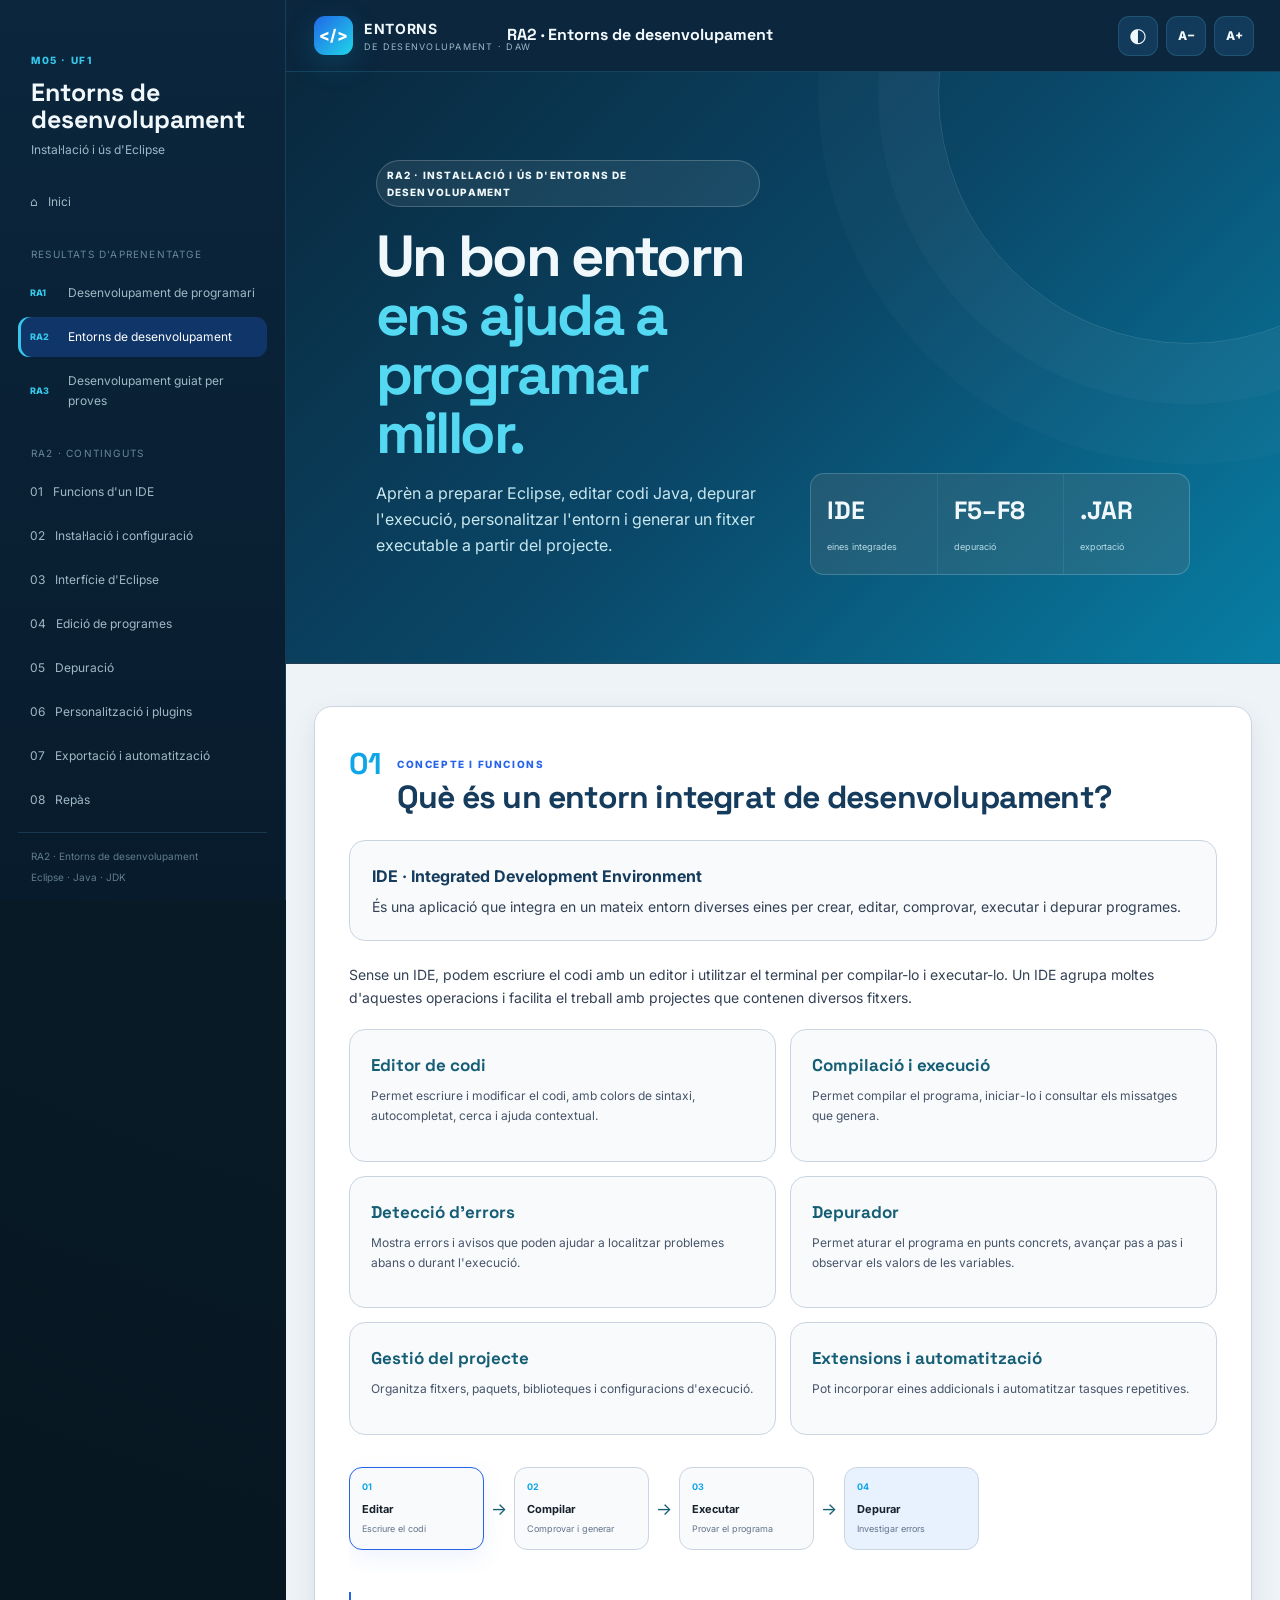
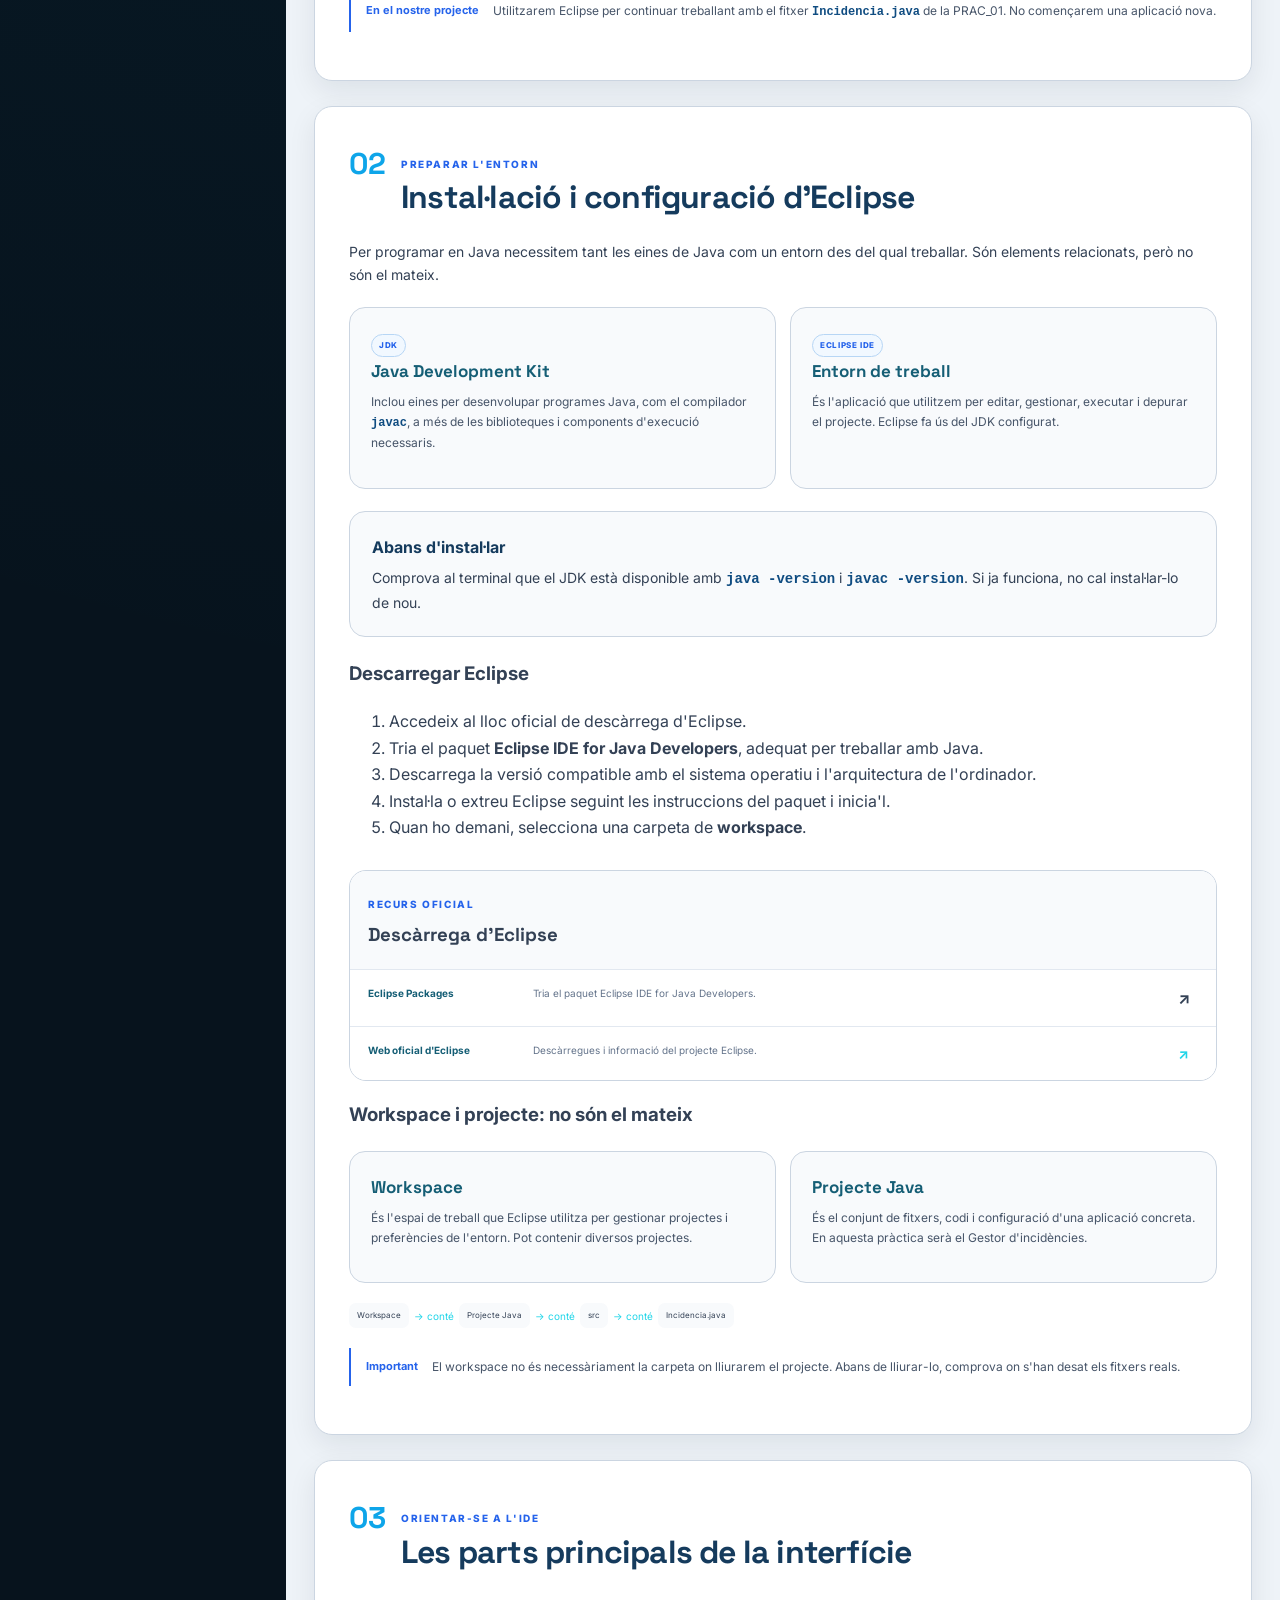
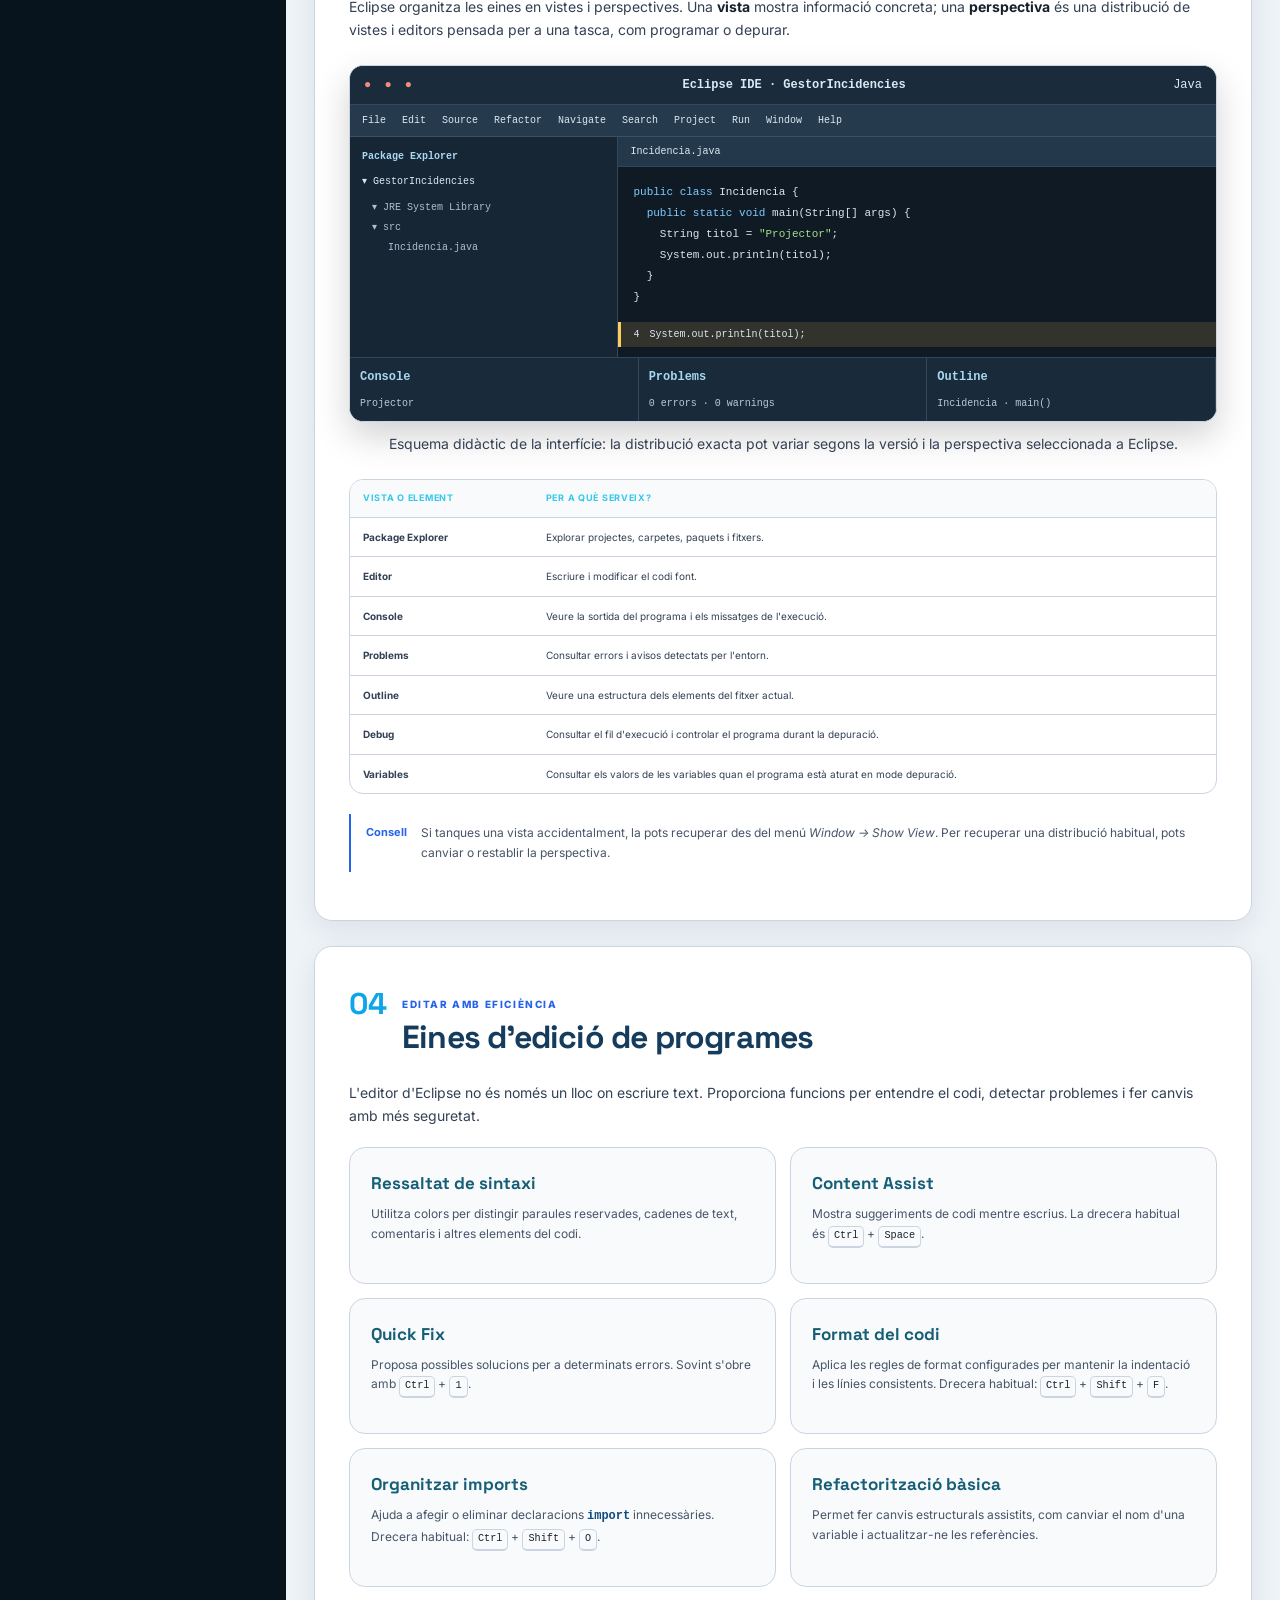
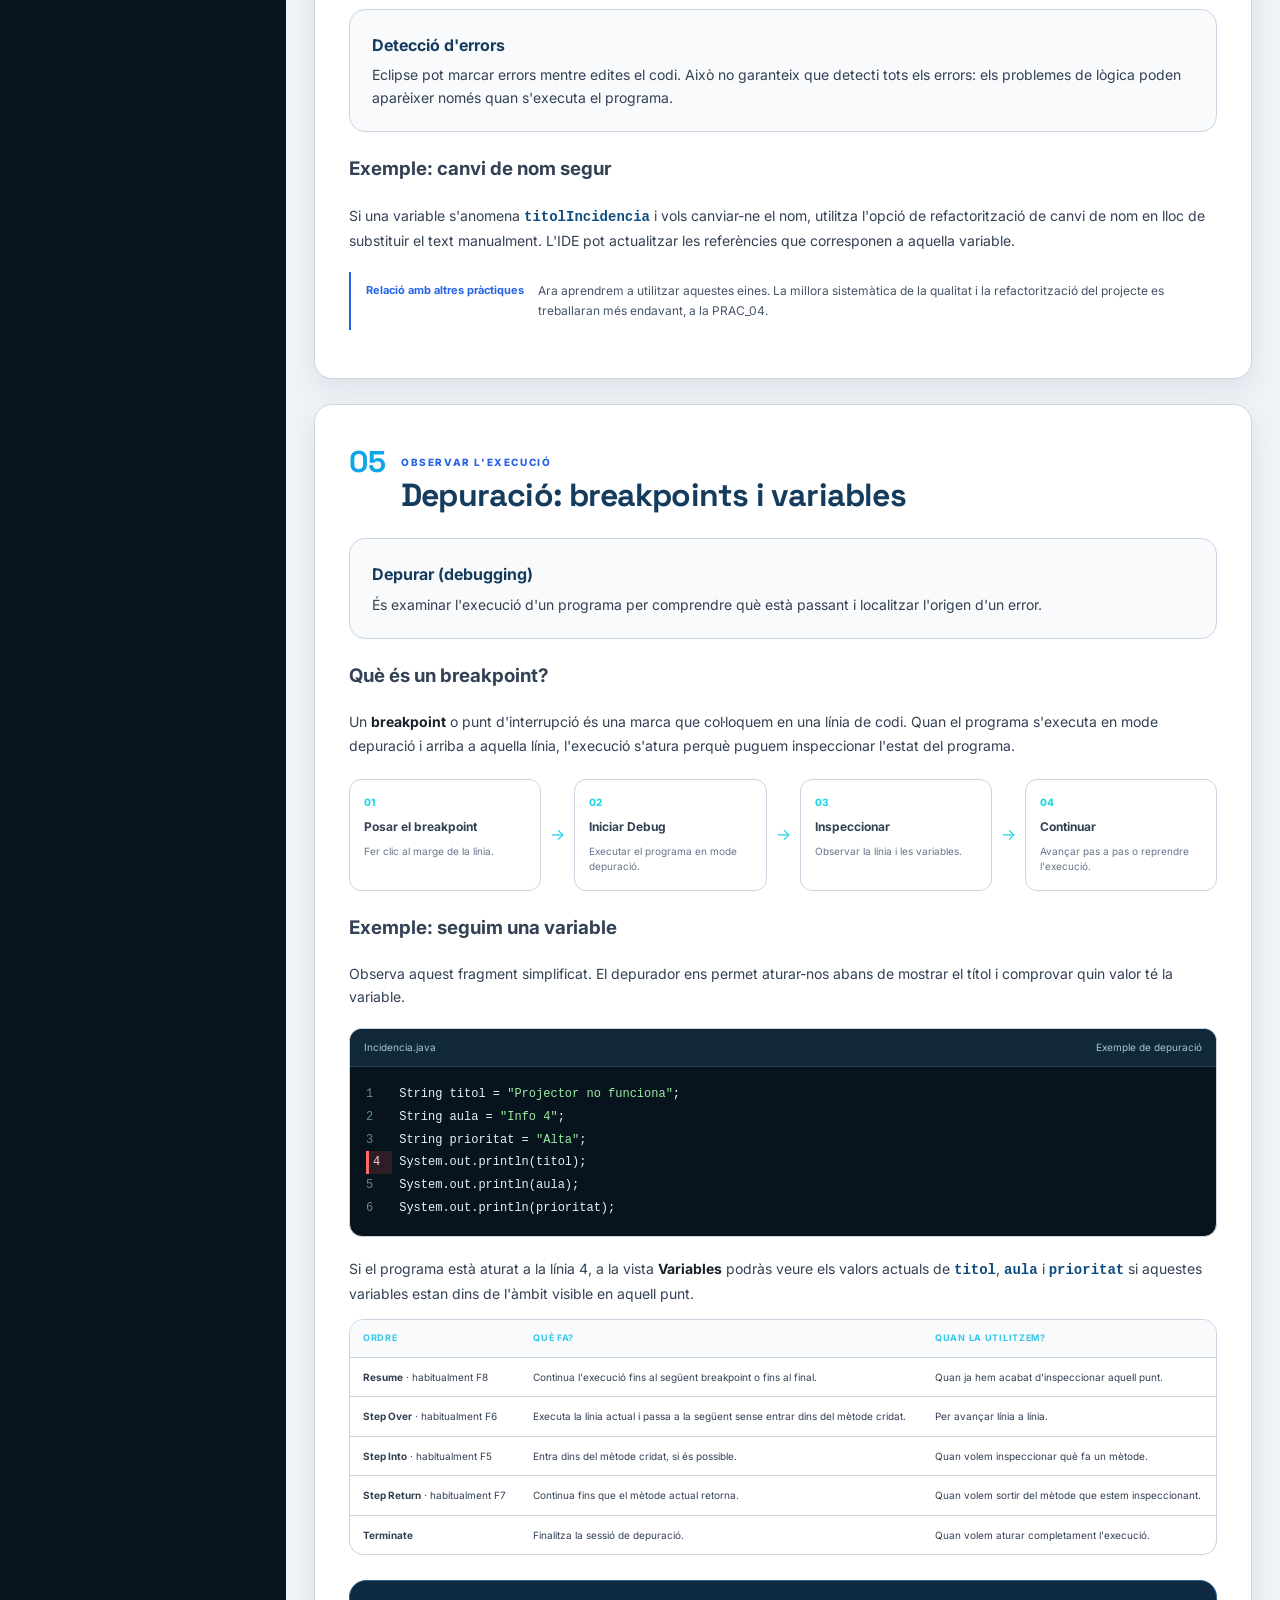
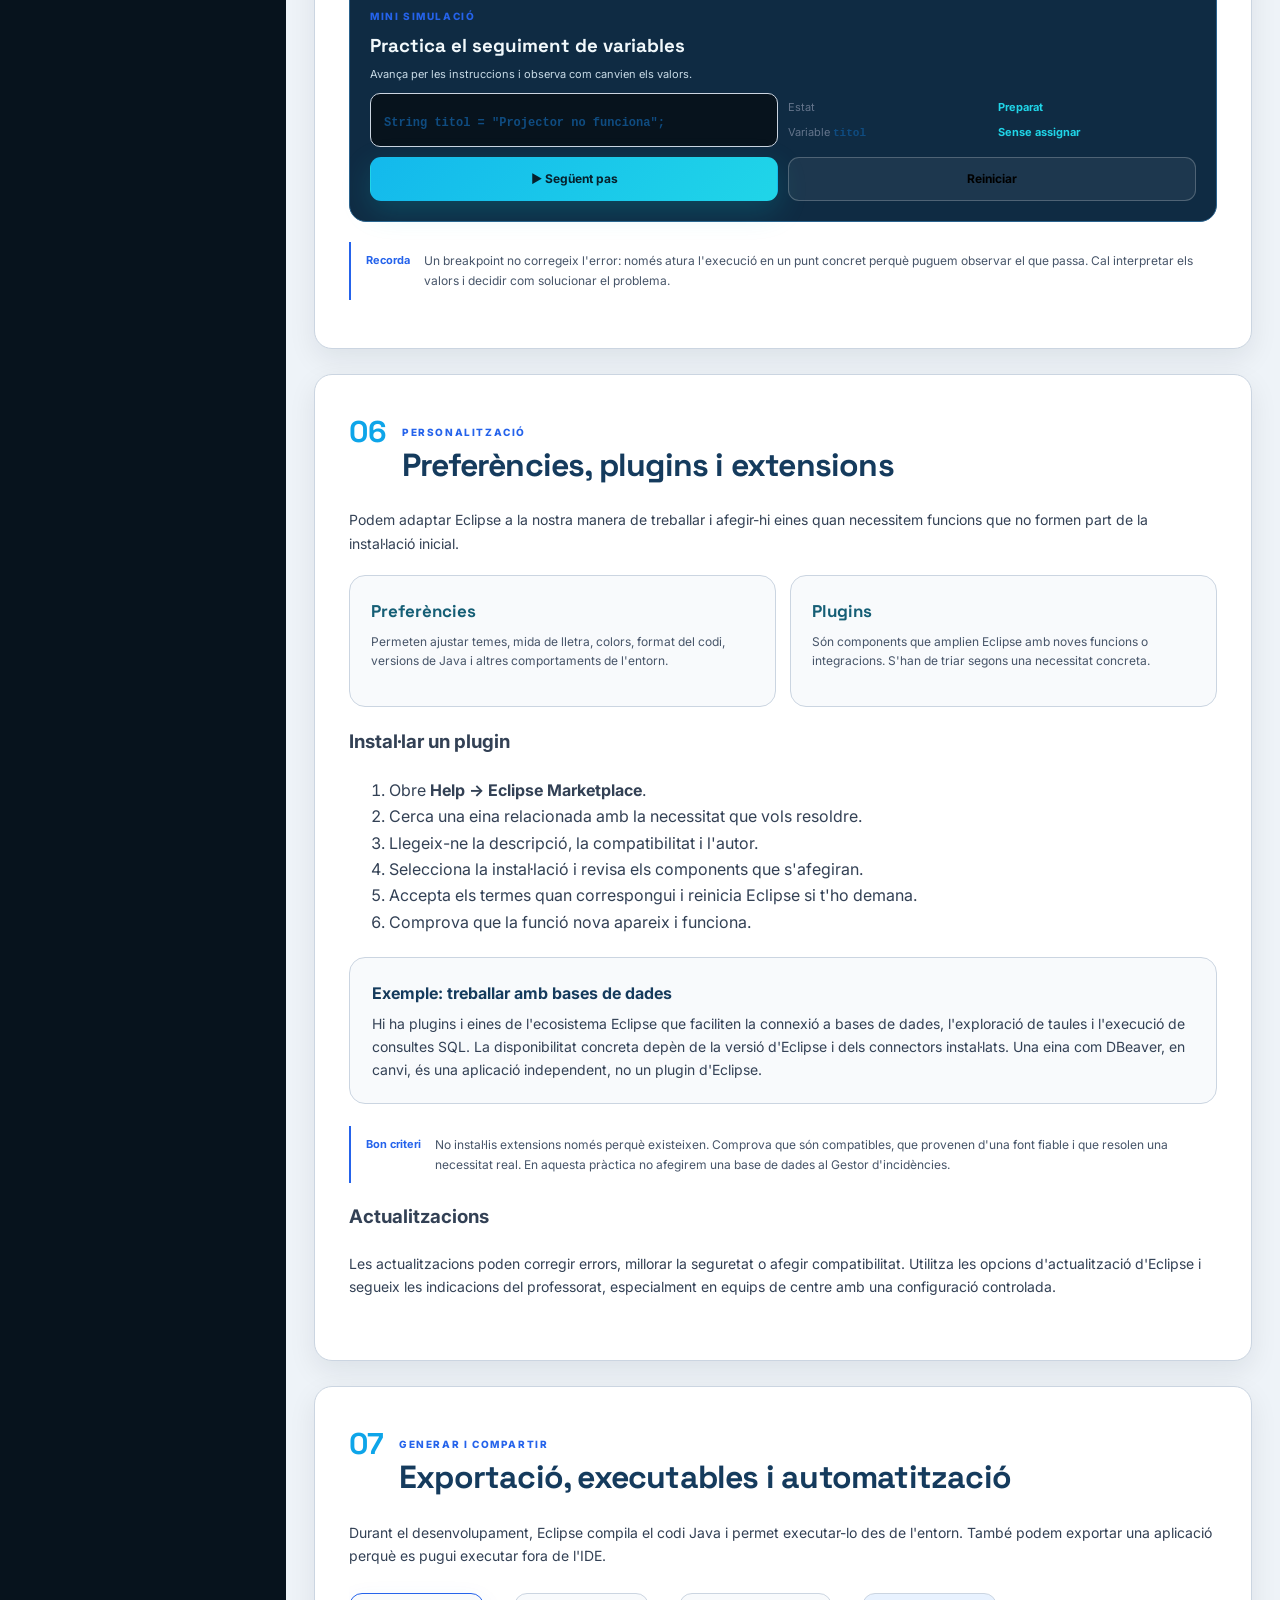
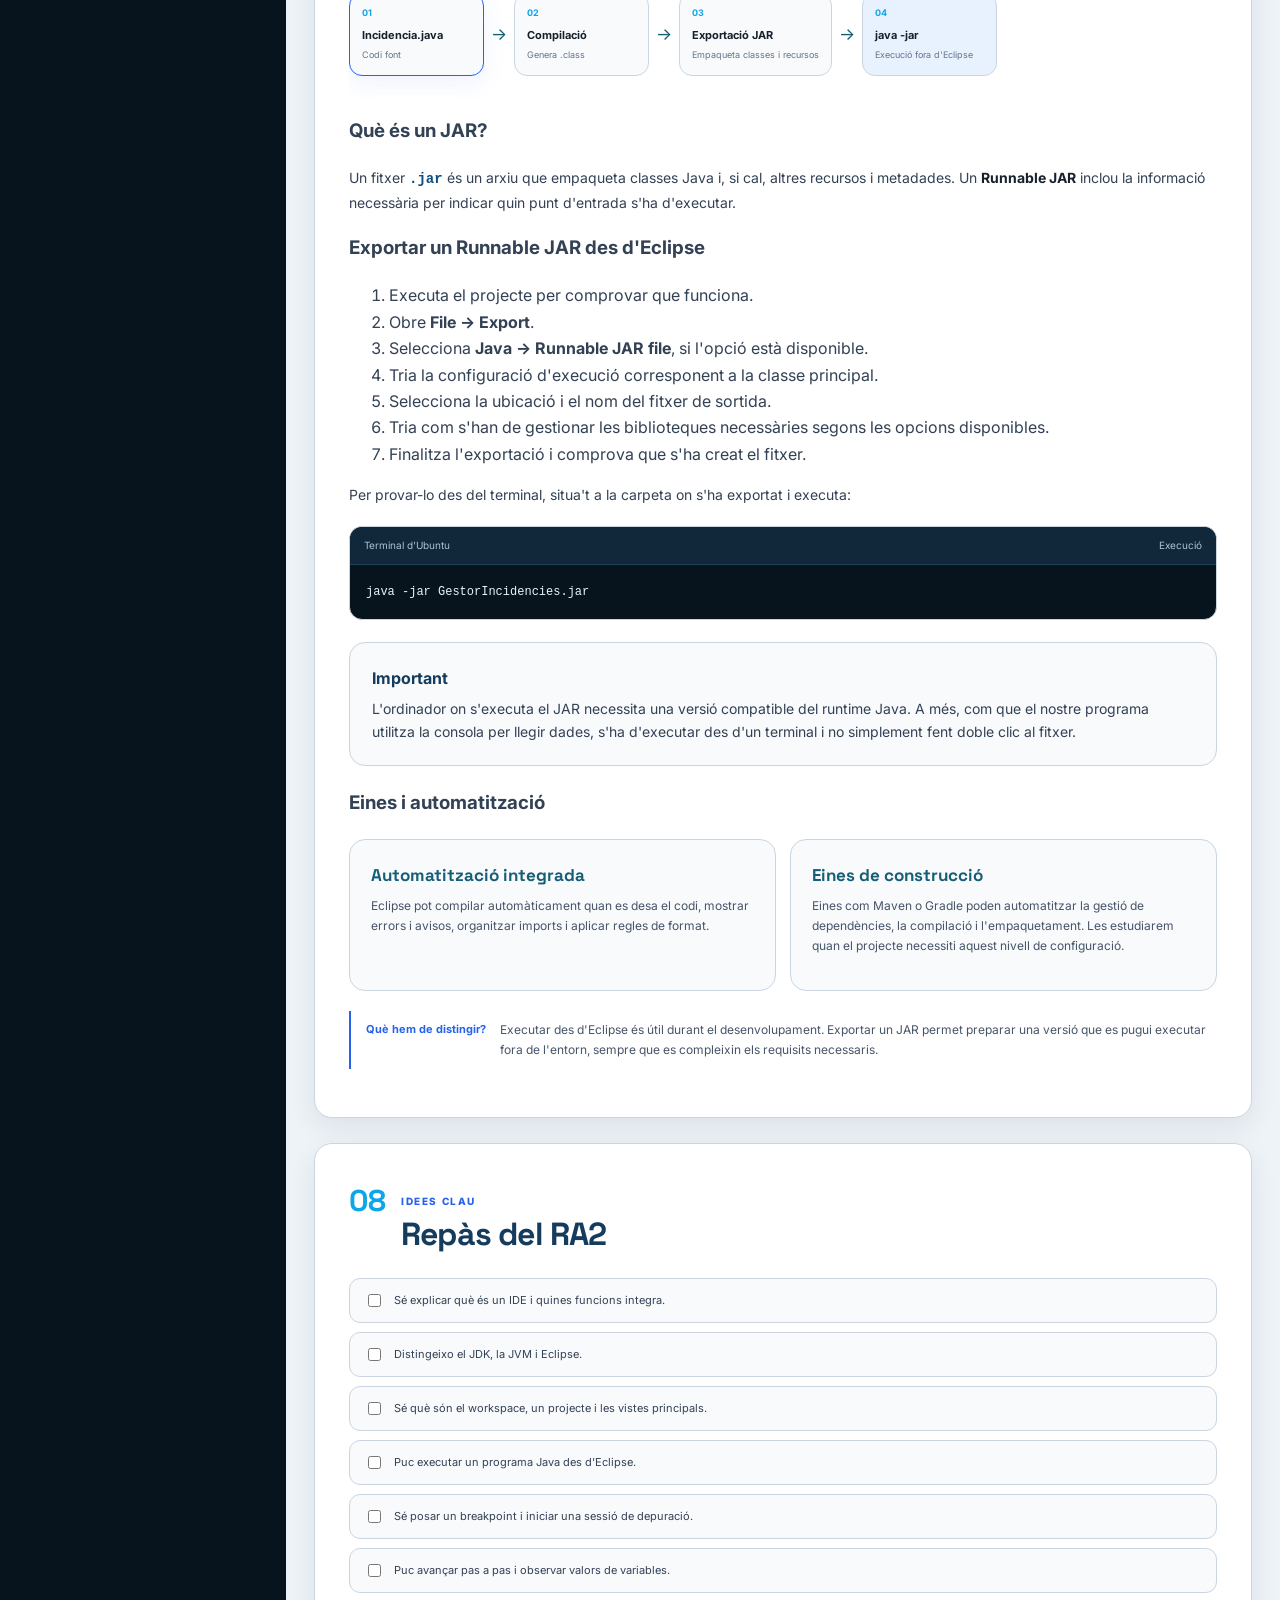
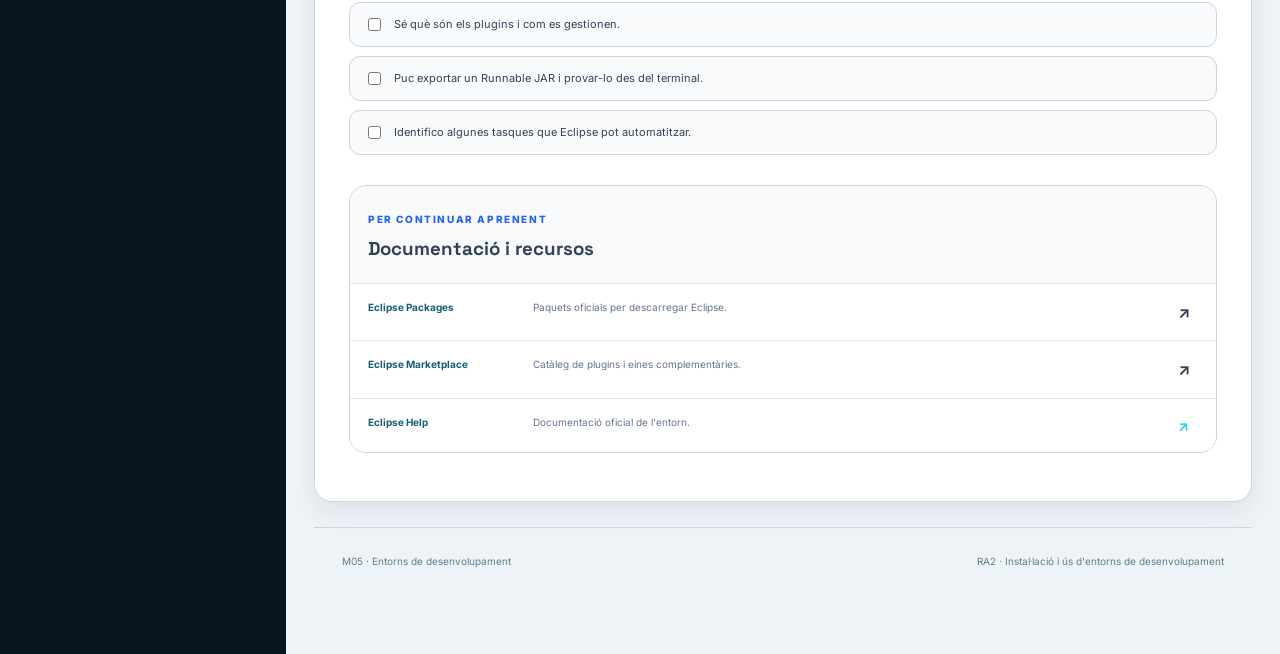
<file: ra2.html>
<!DOCTYPE html>
<html lang="ca">
<head>
  <meta charset="UTF-8">
  <meta name="viewport" content="width=device-width, initial-scale=1.0">
  <meta name="description" content="RA2 - Instal·lació, configuració i ús d'Eclipse com a entorn de desenvolupament Java.">
  <title>RA2 · Entorns de desenvolupament</title>
  <link rel="stylesheet" href="css/styles.css">
</head>
<body>
  <header class="topbar">
    <a class="brand" href="index.html"><span class="brand-mark">&lt;/&gt;</span><span><strong>ENTORNS</strong><small>DE DESENVOLUPAMENT · DAW</small></span></a>
    <div class="top-actions"><button class="icon-btn menu-btn" id="menuBtn" aria-label="Obrir menú" aria-expanded="false">☰</button>
      <button class="icon-btn" id="themeBtn" aria-label="Canviar tema">◐</button>
      <button class="font-btn" id="fontDown" aria-label="Reduir mida del text">A−</button>
      <button class="font-btn" id="fontUp" aria-label="Augmentar mida del text">A+</button>
    </div>
    <div class="topbar-title">RA2 · Entorns de desenvolupament</div>
  </header>
  <aside class="sidebar" id="sidebar">
    <div class="course-title"><span class="eyebrow">M05 · UF1</span><h1>Entorns de<br>desenvolupament</h1><p>Instal·lació i ús d'Eclipse</p></div>
    <nav class="main-nav" aria-label="Navegació principal">
      <a class="nav-link" href="index.html">⌂ <span>Inici</span></a>
      <div class="nav-heading">Resultats d’aprenentatge</div>
      <a class="nav-link" href="ra1.html"><span class="ra-badge">RA1</span><span>Desenvolupament de programari</span></a>
      <a class="nav-link active" href="ra2.html"><span class="ra-badge">RA2</span><span>Entorns de desenvolupament</span></a>
      <a class="nav-link" href="ra3.html"><span class="ra-badge">RA3</span><span>Desenvolupament guiat per proves</span></a>
      <div class="nav-heading">RA2 · Continguts</div>
      <a class="nav-link section-link" href="#funcions"><span>01</span><span>Funcions d'un IDE</span></a>
      <a class="nav-link section-link" href="#instal·lacio"><span>02</span><span>Instal·lació i configuració</span></a>
      <a class="nav-link section-link" href="#interficie"><span>03</span><span>Interfície d'Eclipse</span></a>
      <a class="nav-link section-link" href="#edicio"><span>04</span><span>Edició de programes</span></a>
      <a class="nav-link section-link" href="#depuracio"><span>05</span><span>Depuració</span></a>
      <a class="nav-link section-link" href="#plugins"><span>06</span><span>Personalització i plugins</span></a>
      <a class="nav-link section-link" href="#exportacio"><span>07</span><span>Exportació i automatització</span></a>
      <a class="nav-link section-link" href="#resum"><span>08</span><span>Repàs</span></a>
    </nav>
    <div class="sidebar-footer"><span>RA2 · Entorns de desenvolupament</span><span>Eclipse · Java · JDK</span></div>
  </aside>

  <main class="main">
    <section class="hero ra-hero">
      <div>
        <span class="pill">RA2 · INSTAL·LACIÓ I ÚS D'ENTORNS DE DESENVOLUPAMENT</span>
        <h2>Un bon entorn<br><span>ens ajuda a programar millor.</span></h2>
        <p class="hero-lead">Aprèn a preparar Eclipse, editar codi Java, depurar l'execució, personalitzar l'entorn i generar un fitxer executable a partir del projecte.</p>
      </div>
      <div class="hero-facts"><div><strong>IDE</strong><span>eines integrades</span></div><div><strong>F5–F8</strong><span>depuració</span></div><div><strong>.JAR</strong><span>exportació</span></div></div>
    </section>

    <div class="content-layout no-toc"><article class="content">
      <section class="topic" id="funcions">
        <div class="topic-head"><span class="topic-num">01</span><div><span class="eyebrow">CONCEPTE I FUNCIONS</span><h2>Què és un entorn integrat de desenvolupament?</h2></div></div>
        <div class="callout definition"><strong>IDE · Integrated Development Environment</strong><p>És una aplicació que integra en un mateix entorn diverses eines per crear, editar, comprovar, executar i depurar programes.</p></div>
        <p>Sense un IDE, podem escriure el codi amb un editor i utilitzar el terminal per compilar-lo i executar-lo. Un IDE agrupa moltes d'aquestes operacions i facilita el treball amb projectes que contenen diversos fitxers.</p>
        <div class="two-col">
          <div class="card"><h3>Editor de codi</h3><p>Permet escriure i modificar el codi, amb colors de sintaxi, autocompletat, cerca i ajuda contextual.</p></div>
          <div class="card"><h3>Compilació i execució</h3><p>Permet compilar el programa, iniciar-lo i consultar els missatges que genera.</p></div>
          <div class="card"><h3>Detecció d'errors</h3><p>Mostra errors i avisos que poden ajudar a localitzar problemes abans o durant l'execució.</p></div>
          <div class="card"><h3>Depurador</h3><p>Permet aturar el programa en punts concrets, avançar pas a pas i observar els valors de les variables.</p></div>
          <div class="card"><h3>Gestió del projecte</h3><p>Organitza fitxers, paquets, biblioteques i configuracions d'execució.</p></div>
          <div class="card"><h3>Extensions i automatització</h3><p>Pot incorporar eines addicionals i automatitzar tasques repetitives.</p></div>
        </div>
        <div class="pipeline" aria-label="Cicle de treball amb un IDE"><div class="pipe-step active"><b>01</b><strong>Editar</strong><small>Escriure el codi</small></div><div class="pipe-arrow">→</div><div class="pipe-step"><b>02</b><strong>Compilar</strong><small>Comprovar i generar</small></div><div class="pipe-arrow">→</div><div class="pipe-step"><b>03</b><strong>Executar</strong><small>Provar el programa</small></div><div class="pipe-arrow">→</div><div class="pipe-step final"><b>04</b><strong>Depurar</strong><small>Investigar errors</small></div></div>
        <div class="note"><strong>En el nostre projecte</strong><span>Utilitzarem Eclipse per continuar treballant amb el fitxer <code>Incidencia.java</code> de la PRAC_01. No començarem una aplicació nova.</span></div>
      </section>

      <section class="topic" id="instal·lacio">
        <div class="topic-head"><span class="topic-num">02</span><div><span class="eyebrow">PREPARAR L'ENTORN</span><h2>Instal·lació i configuració d'Eclipse</h2></div></div>
        <p>Per programar en Java necessitem tant les eines de Java com un entorn des del qual treballar. Són elements relacionats, però no són el mateix.</p>
        <div class="two-col">
          <div class="card"><span class="tag">JDK</span><h3>Java Development Kit</h3><p>Inclou eines per desenvolupar programes Java, com el compilador <code>javac</code>, a més de les biblioteques i components d'execució necessaris.</p></div>
          <div class="card"><span class="tag">ECLIPSE IDE</span><h3>Entorn de treball</h3><p>És l'aplicació que utilitzem per editar, gestionar, executar i depurar el projecte. Eclipse fa ús del JDK configurat.</p></div>
        </div>
        <div class="callout"><strong>Abans d'instal·lar</strong><p>Comprova al terminal que el JDK està disponible amb <code>java -version</code> i <code>javac -version</code>. Si ja funciona, no cal instal·lar-lo de nou.</p></div>
        <h3>Descarregar Eclipse</h3>
        <ol><li>Accedeix al lloc oficial de descàrrega d'Eclipse.</li><li>Tria el paquet <strong>Eclipse IDE for Java Developers</strong>, adequat per treballar amb Java.</li><li>Descarrega la versió compatible amb el sistema operatiu i l'arquitectura de l'ordinador.</li><li>Instal·la o extreu Eclipse seguint les instruccions del paquet i inicia'l.</li><li>Quan ho demani, selecciona una carpeta de <strong>workspace</strong>.</li></ol>
        <div class="resources"><div class="resource-head"><span class="eyebrow">RECURS OFICIAL</span><h3>Descàrrega d'Eclipse</h3></div><a href="https://www.eclipse.org/downloads/packages/" target="_blank" rel="noopener"><strong>Eclipse Packages</strong><span>Tria el paquet Eclipse IDE for Java Developers.</span><b>↗</b></a><a href="https://www.eclipse.org/downloads/" target="_blank" rel="noopener"><strong>Web oficial d'Eclipse</strong><span>Descàrregues i informació del projecte Eclipse.</span><b>↗</b></a></div>
        <h3>Workspace i projecte: no són el mateix</h3>
        <div class="two-col"><div class="card"><h3>Workspace</h3><p>És l'espai de treball que Eclipse utilitza per gestionar projectes i preferències de l'entorn. Pot contenir diversos projectes.</p></div><div class="card"><h3>Projecte Java</h3><p>És el conjunt de fitxers, codi i configuració d'una aplicació concreta. En aquesta pràctica serà el Gestor d'incidències.</p></div></div>
        <div class="flow-mini"><span>Workspace</span><i>→ conté</i><span>Projecte Java</span><i>→ conté</i><span>src</span><i>→ conté</i><span>Incidencia.java</span></div>
        <div class="note"><strong>Important</strong><span>El workspace no és necessàriament la carpeta on lliurarem el projecte. Abans de lliurar-lo, comprova on s'han desat els fitxers reals.</span></div>
      </section>

      <section class="topic" id="interficie">
        <div class="topic-head"><span class="topic-num">03</span><div><span class="eyebrow">ORIENTAR-SE A L'IDE</span><h2>Les parts principals de la interfície</h2></div></div>
        <p>Eclipse organitza les eines en vistes i perspectives. Una <strong>vista</strong> mostra informació concreta; una <strong>perspectiva</strong> és una distribució de vistes i editors pensada per a una tasca, com programar o depurar.</p>
        <div class="eclipse-mock" role="img" aria-label="Esquema il·lustratiu de les zones principals d'Eclipse">
          <div class="mock-title"><span>● ● ●</span><b>Eclipse IDE · GestorIncidencies</b><span>Java</span></div>
          <div class="mock-toolbar">File　 Edit　 Source　 Refactor　 Navigate　 Search　 Project　 Run　 Window　 Help</div>
          <div class="mock-workarea"><div class="mock-explorer"><b>Package Explorer</b><div>▾ GestorIncidencies</div><div class="mock-tree">▾ JRE System Library<br>▾ src<br>　 Incidencia.java</div></div><div class="mock-editor"><div class="mock-tab">Incidencia.java</div><pre><code><span class="code-key">public class</span> Incidencia {
  <span class="code-key">public static void</span> main(String[] args) {
    String titol = <span class="code-string">"Projector"</span>;
    System.out.println(titol);
  }
}</code></pre><div class="mock-line">4　System.out.println(titol);</div></div></div>
          <div class="mock-bottom"><div><b>Console</b><p>Projector</p></div><div><b>Problems</b><p>0 errors · 0 warnings</p></div><div><b>Outline</b><p>Incidencia · main()</p></div></div>
        </div>
        <p class="caption-note">Esquema didàctic de la interfície: la distribució exacta pot variar segons la versió i la perspectiva seleccionada a Eclipse.</p>
        <div class="table-wrap"><table><thead><tr><th>Vista o element</th><th>Per a què serveix?</th></tr></thead><tbody><tr><td><strong>Package Explorer</strong></td><td>Explorar projectes, carpetes, paquets i fitxers.</td></tr><tr><td><strong>Editor</strong></td><td>Escriure i modificar el codi font.</td></tr><tr><td><strong>Console</strong></td><td>Veure la sortida del programa i els missatges de l'execució.</td></tr><tr><td><strong>Problems</strong></td><td>Consultar errors i avisos detectats per l'entorn.</td></tr><tr><td><strong>Outline</strong></td><td>Veure una estructura dels elements del fitxer actual.</td></tr><tr><td><strong>Debug</strong></td><td>Consultar el fil d'execució i controlar el programa durant la depuració.</td></tr><tr><td><strong>Variables</strong></td><td>Consultar els valors de les variables quan el programa està aturat en mode depuració.</td></tr></tbody></table></div>
        <div class="note"><strong>Consell</strong><span>Si tanques una vista accidentalment, la pots recuperar des del menú <em>Window → Show View</em>. Per recuperar una distribució habitual, pots canviar o restablir la perspectiva.</span></div>
      </section>

      <section class="topic" id="edicio">
        <div class="topic-head"><span class="topic-num">04</span><div><span class="eyebrow">EDITAR AMB EFICIÈNCIA</span><h2>Eines d'edició de programes</h2></div></div>
        <p>L'editor d'Eclipse no és només un lloc on escriure text. Proporciona funcions per entendre el codi, detectar problemes i fer canvis amb més seguretat.</p>
        <div class="two-col"><div class="card"><h3>Ressaltat de sintaxi</h3><p>Utilitza colors per distingir paraules reservades, cadenes de text, comentaris i altres elements del codi.</p></div><div class="card"><h3>Content Assist</h3><p>Mostra suggeriments de codi mentre escrius. La drecera habitual és <kbd>Ctrl</kbd> + <kbd>Space</kbd>.</p></div><div class="card"><h3>Quick Fix</h3><p>Proposa possibles solucions per a determinats errors. Sovint s'obre amb <kbd>Ctrl</kbd> + <kbd>1</kbd>.</p></div><div class="card"><h3>Format del codi</h3><p>Aplica les regles de format configurades per mantenir la indentació i les línies consistents. Drecera habitual: <kbd>Ctrl</kbd> + <kbd>Shift</kbd> + <kbd>F</kbd>.</p></div><div class="card"><h3>Organitzar imports</h3><p>Ajuda a afegir o eliminar declaracions <code>import</code> innecessàries. Drecera habitual: <kbd>Ctrl</kbd> + <kbd>Shift</kbd> + <kbd>O</kbd>.</p></div><div class="card"><h3>Refactorització bàsica</h3><p>Permet fer canvis estructurals assistits, com canviar el nom d'una variable i actualitzar-ne les referències.</p></div></div>
        <div class="callout"><strong>Detecció d'errors</strong><p>Eclipse pot marcar errors mentre edites el codi. Això no garanteix que detecti tots els errors: els problemes de lògica poden aparèixer només quan s'executa el programa.</p></div>
        <h3>Exemple: canvi de nom segur</h3><p>Si una variable s'anomena <code>titolIncidencia</code> i vols canviar-ne el nom, utilitza l'opció de refactorització de canvi de nom en lloc de substituir el text manualment. L'IDE pot actualitzar les referències que corresponen a aquella variable.</p>
        <div class="note"><strong>Relació amb altres pràctiques</strong><span>Ara aprendrem a utilitzar aquestes eines. La millora sistemàtica de la qualitat i la refactorització del projecte es treballaran més endavant, a la PRAC_04.</span></div>
      </section>

      <section class="topic" id="depuracio">
        <div class="topic-head"><span class="topic-num">05</span><div><span class="eyebrow">OBSERVAR L'EXECUCIÓ</span><h2>Depuració: breakpoints i variables</h2></div></div>
        <div class="callout definition"><strong>Depurar (debugging)</strong><p>És examinar l'execució d'un programa per comprendre què està passant i localitzar l'origen d'un error.</p></div>
        <h3>Què és un breakpoint?</h3><p>Un <strong>breakpoint</strong> o punt d'interrupció és una marca que col·loquem en una línia de codi. Quan el programa s'executa en mode depuració i arriba a aquella línia, l'execució s'atura perquè puguem inspeccionar l'estat del programa.</p>
        <div class="debug-flow"><div><span>01</span><b>Posar el breakpoint</b><small>Fer clic al marge de la línia.</small></div><i>→</i><div><span>02</span><b>Iniciar Debug</b><small>Executar el programa en mode depuració.</small></div><i>→</i><div><span>03</span><b>Inspeccionar</b><small>Observar la línia i les variables.</small></div><i>→</i><div><span>04</span><b>Continuar</b><small>Avançar pas a pas o reprendre l'execució.</small></div></div>
        <h3>Exemple: seguim una variable</h3><p>Observa aquest fragment simplificat. El depurador ens permet aturar-nos abans de mostrar el títol i comprovar quin valor té la variable.</p>
        <div class="code-window"><div class="code-window-head"><span>Incidencia.java</span><span>Exemple de depuració</span></div><pre><code><span class="line-no">1</span> String titol = <span class="code-string">"Projector no funciona"</span>;
<span class="line-no">2</span> String aula = <span class="code-string">"Info 4"</span>;
<span class="line-no">3</span> String prioritat = <span class="code-string">"Alta"</span>;
<span class="line-no breakpoint-line">4</span> System.out.println(titol);
<span class="line-no">5</span> System.out.println(aula);
<span class="line-no">6</span> System.out.println(prioritat);</code></pre></div>
        <p>Si el programa està aturat a la línia 4, a la vista <strong>Variables</strong> podràs veure els valors actuals de <code>titol</code>, <code>aula</code> i <code>prioritat</code> si aquestes variables estan dins de l'àmbit visible en aquell punt.</p>
        <div class="table-wrap"><table><thead><tr><th>Ordre</th><th>Què fa?</th><th>Quan la utilitzem?</th></tr></thead><tbody><tr><td><strong>Resume</strong> · habitualment F8</td><td>Continua l'execució fins al següent breakpoint o fins al final.</td><td>Quan ja hem acabat d'inspeccionar aquell punt.</td></tr><tr><td><strong>Step Over</strong> · habitualment F6</td><td>Executa la línia actual i passa a la següent sense entrar dins del mètode cridat.</td><td>Per avançar línia a línia.</td></tr><tr><td><strong>Step Into</strong> · habitualment F5</td><td>Entra dins del mètode cridat, si és possible.</td><td>Quan volem inspeccionar què fa un mètode.</td></tr><tr><td><strong>Step Return</strong> · habitualment F7</td><td>Continua fins que el mètode actual retorna.</td><td>Quan volem sortir del mètode que estem inspeccionant.</td></tr><tr><td><strong>Terminate</strong></td><td>Finalitza la sessió de depuració.</td><td>Quan volem aturar completament l'execució.</td></tr></tbody></table></div>
        <div class="interactive-box debugger-demo"><div><span class="eyebrow">MINI SIMULACIÓ</span><h3>Practica el seguiment de variables</h3><p>Avança per les instruccions i observa com canvien els valors.</p></div><div class="debug-sim-code"><code id="debugLine">String titol = "Projector no funciona";</code></div><div class="debug-state"><span>Estat</span><strong id="debugStatus">Preparat</strong><span>Variable <code>titol</code></span><strong id="debugValue">Sense assignar</strong></div><button class="btn btn-primary" id="debugNext">▶ Següent pas</button><button class="btn btn-ghost" id="debugReset">Reiniciar</button></div>
        <div class="note"><strong>Recorda</strong><span>Un breakpoint no corregeix l'error: només atura l'execució en un punt concret perquè puguem observar el que passa. Cal interpretar els valors i decidir com solucionar el problema.</span></div>
      </section>

      <section class="topic" id="plugins">
        <div class="topic-head"><span class="topic-num">06</span><div><span class="eyebrow">PERSONALITZACIÓ</span><h2>Preferències, plugins i extensions</h2></div></div>
        <p>Podem adaptar Eclipse a la nostra manera de treballar i afegir-hi eines quan necessitem funcions que no formen part de la instal·lació inicial.</p>
        <div class="two-col"><div class="card"><h3>Preferències</h3><p>Permeten ajustar temes, mida de lletra, colors, format del codi, versions de Java i altres comportaments de l'entorn.</p></div><div class="card"><h3>Plugins</h3><p>Són components que amplien Eclipse amb noves funcions o integracions. S'han de triar segons una necessitat concreta.</p></div></div>
        <h3>Instal·lar un plugin</h3><ol><li>Obre <strong>Help → Eclipse Marketplace</strong>.</li><li>Cerca una eina relacionada amb la necessitat que vols resoldre.</li><li>Llegeix-ne la descripció, la compatibilitat i l'autor.</li><li>Selecciona la instal·lació i revisa els components que s'afegiran.</li><li>Accepta els termes quan correspongui i reinicia Eclipse si t'ho demana.</li><li>Comprova que la funció nova apareix i funciona.</li></ol>
        <div class="callout"><strong>Exemple: treballar amb bases de dades</strong><p>Hi ha plugins i eines de l'ecosistema Eclipse que faciliten la connexió a bases de dades, l'exploració de taules i l'execució de consultes SQL. La disponibilitat concreta depèn de la versió d'Eclipse i dels connectors instal·lats. Una eina com DBeaver, en canvi, és una aplicació independent, no un plugin d'Eclipse.</p></div>
        <div class="note"><strong>Bon criteri</strong><span>No instal·lis extensions només perquè existeixen. Comprova que són compatibles, que provenen d'una font fiable i que resolen una necessitat real. En aquesta pràctica no afegirem una base de dades al Gestor d'incidències.</span></div>
        <h3>Actualitzacions</h3><p>Les actualitzacions poden corregir errors, millorar la seguretat o afegir compatibilitat. Utilitza les opcions d'actualització d'Eclipse i segueix les indicacions del professorat, especialment en equips de centre amb una configuració controlada.</p>
      </section>

      <section class="topic" id="exportacio">
        <div class="topic-head"><span class="topic-num">07</span><div><span class="eyebrow">GENERAR I COMPARTIR</span><h2>Exportació, executables i automatització</h2></div></div>
        <p>Durant el desenvolupament, Eclipse compila el codi Java i permet executar-lo des de l'entorn. També podem exportar una aplicació perquè es pugui executar fora de l'IDE.</p>
        <div class="pipeline"><div class="pipe-step active"><b>01</b><strong>Incidencia.java</strong><small>Codi font</small></div><div class="pipe-arrow">→</div><div class="pipe-step"><b>02</b><strong>Compilació</strong><small>Genera .class</small></div><div class="pipe-arrow">→</div><div class="pipe-step"><b>03</b><strong>Exportació JAR</strong><small>Empaqueta classes i recursos</small></div><div class="pipe-arrow">→</div><div class="pipe-step final"><b>04</b><strong>java -jar</strong><small>Execució fora d'Eclipse</small></div></div>
        <h3>Què és un JAR?</h3><p>Un fitxer <code>.jar</code> és un arxiu que empaqueta classes Java i, si cal, altres recursos i metadades. Un <strong>Runnable JAR</strong> inclou la informació necessària per indicar quin punt d'entrada s'ha d'executar.</p>
        <h3>Exportar un Runnable JAR des d'Eclipse</h3><ol><li>Executa el projecte per comprovar que funciona.</li><li>Obre <strong>File → Export</strong>.</li><li>Selecciona <strong>Java → Runnable JAR file</strong>, si l'opció està disponible.</li><li>Tria la configuració d'execució corresponent a la classe principal.</li><li>Selecciona la ubicació i el nom del fitxer de sortida.</li><li>Tria com s'han de gestionar les biblioteques necessàries segons les opcions disponibles.</li><li>Finalitza l'exportació i comprova que s'ha creat el fitxer.</li></ol>
        <p>Per provar-lo des del terminal, situa't a la carpeta on s'ha exportat i executa:</p><div class="code-window"><div class="code-window-head"><span>Terminal d'Ubuntu</span><span>Execució</span></div><pre><code>java -jar GestorIncidencies.jar</code></pre></div>
        <div class="callout"><strong>Important</strong><p>L'ordinador on s'executa el JAR necessita una versió compatible del runtime Java. A més, com que el nostre programa utilitza la consola per llegir dades, s'ha d'executar des d'un terminal i no simplement fent doble clic al fitxer.</p></div>
        <h3>Eines i automatització</h3><div class="two-col"><div class="card"><h3>Automatització integrada</h3><p>Eclipse pot compilar automàticament quan es desa el codi, mostrar errors i avisos, organitzar imports i aplicar regles de format.</p></div><div class="card"><h3>Eines de construcció</h3><p>Eines com Maven o Gradle poden automatitzar la gestió de dependències, la compilació i l'empaquetament. Les estudiarem quan el projecte necessiti aquest nivell de configuració.</p></div></div>
        <div class="note"><strong>Què hem de distingir?</strong><span>Executar des d'Eclipse és útil durant el desenvolupament. Exportar un JAR permet preparar una versió que es pugui executar fora de l'entorn, sempre que es compleixin els requisits necessaris.</span></div>
      </section>

      <section class="topic" id="resum">
        <div class="topic-head"><span class="topic-num">08</span><div><span class="eyebrow">IDEES CLAU</span><h2>Repàs del RA2</h2></div></div>
        <div class="checklist"><label><input type="checkbox"> Sé explicar què és un IDE i quines funcions integra.</label><label><input type="checkbox"> Distingeixo el JDK, la JVM i Eclipse.</label><label><input type="checkbox"> Sé què són el workspace, un projecte i les vistes principals.</label><label><input type="checkbox"> Puc executar un programa Java des d'Eclipse.</label><label><input type="checkbox"> Sé posar un breakpoint i iniciar una sessió de depuració.</label><label><input type="checkbox"> Puc avançar pas a pas i observar valors de variables.</label><label><input type="checkbox"> Sé què són els plugins i com es gestionen.</label><label><input type="checkbox"> Puc exportar un Runnable JAR i provar-lo des del terminal.</label><label><input type="checkbox"> Identifico algunes tasques que Eclipse pot automatitzar.</label></div>
        <div class="resources"><div class="resource-head"><span class="eyebrow">PER CONTINUAR APRENENT</span><h3>Documentació i recursos</h3></div><a href="https://www.eclipse.org/downloads/packages/" target="_blank" rel="noopener"><strong>Eclipse Packages</strong><span>Paquets oficials per descarregar Eclipse.</span><b>↗</b></a><a href="https://marketplace.eclipse.org/" target="_blank" rel="noopener"><strong>Eclipse Marketplace</strong><span>Catàleg de plugins i eines complementàries.</span><b>↗</b></a><a href="https://help.eclipse.org/latest/index.jsp" target="_blank" rel="noopener"><strong>Eclipse Help</strong><span>Documentació oficial de l'entorn.</span><b>↗</b></a></div>
      </section>
      <footer class="site-footer"><span>M05 · Entorns de desenvolupament</span><span>RA2 · Instal·lació i ús d'entorns de desenvolupament</span></footer>
    </article></div>
  </main>
  <script src="js/app.js"></script>
  <script src="js/ra2.js"></script>
</body>
</html>
</file>
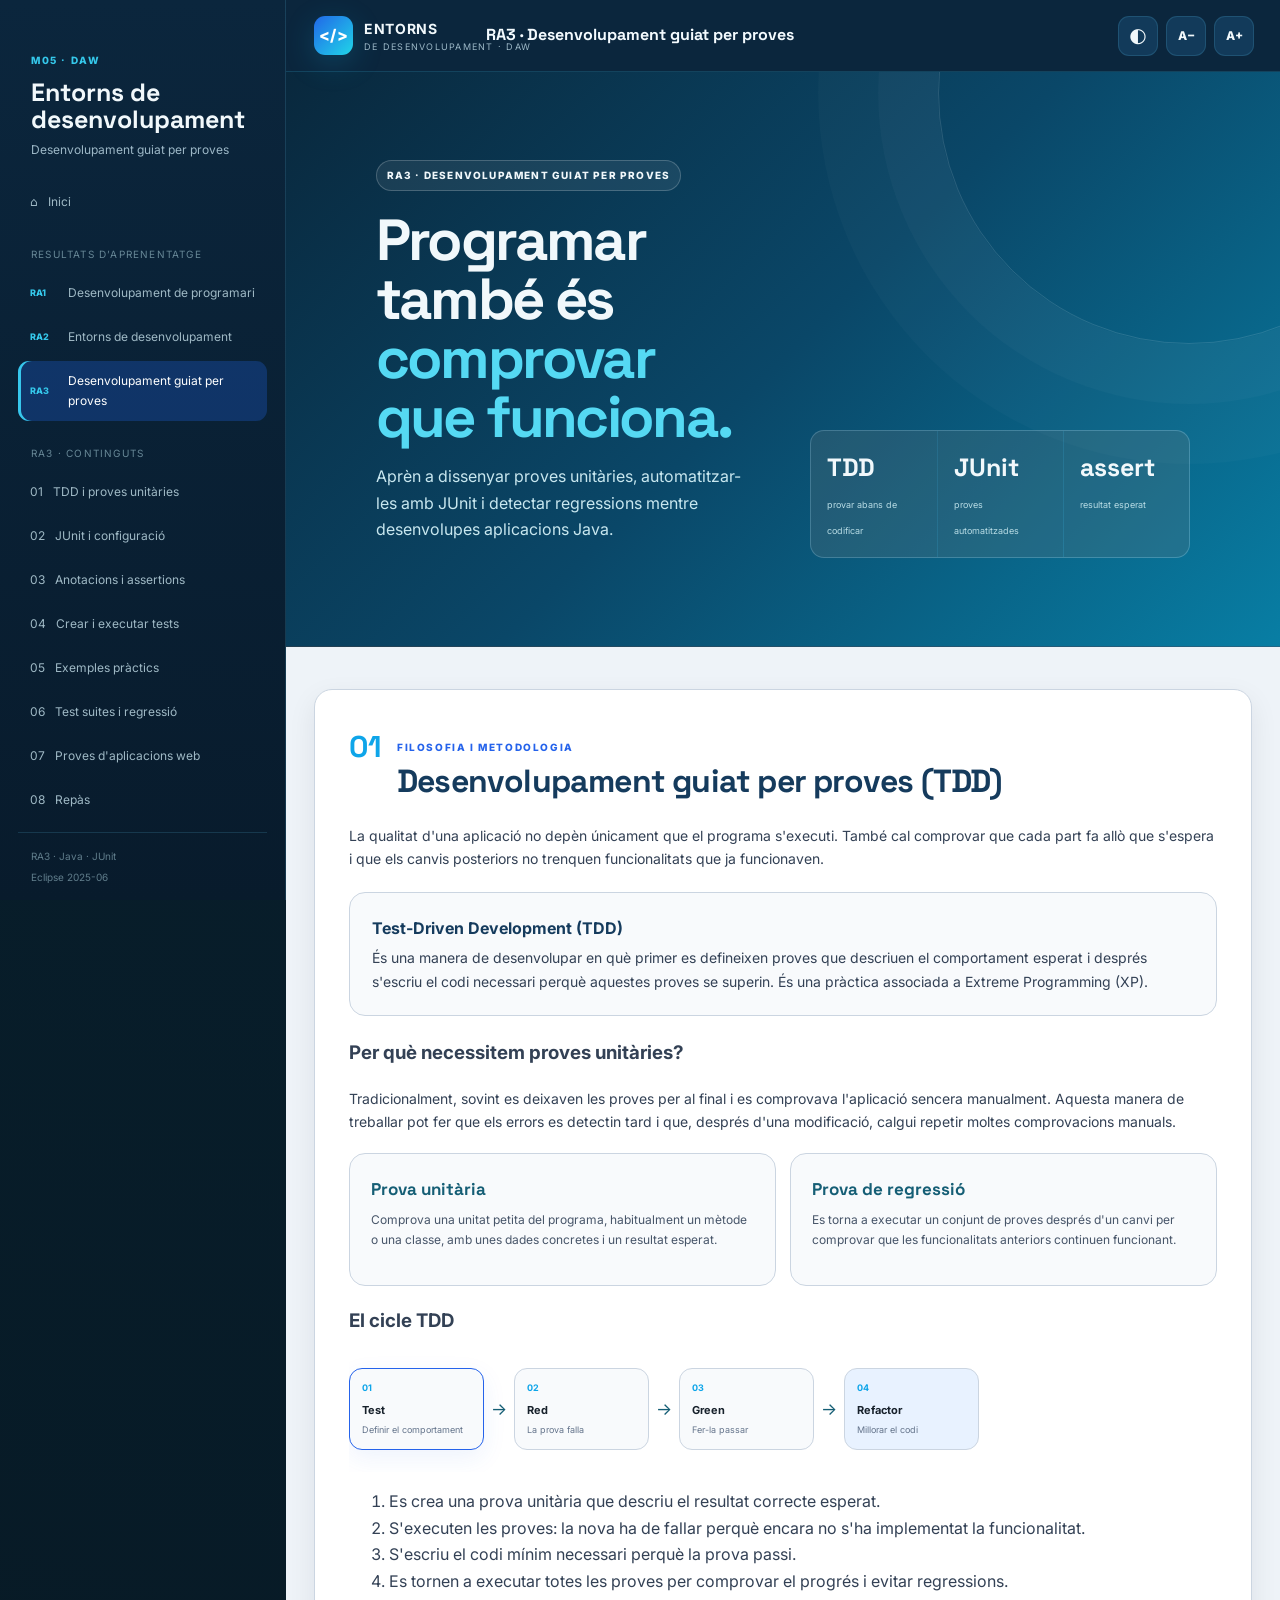
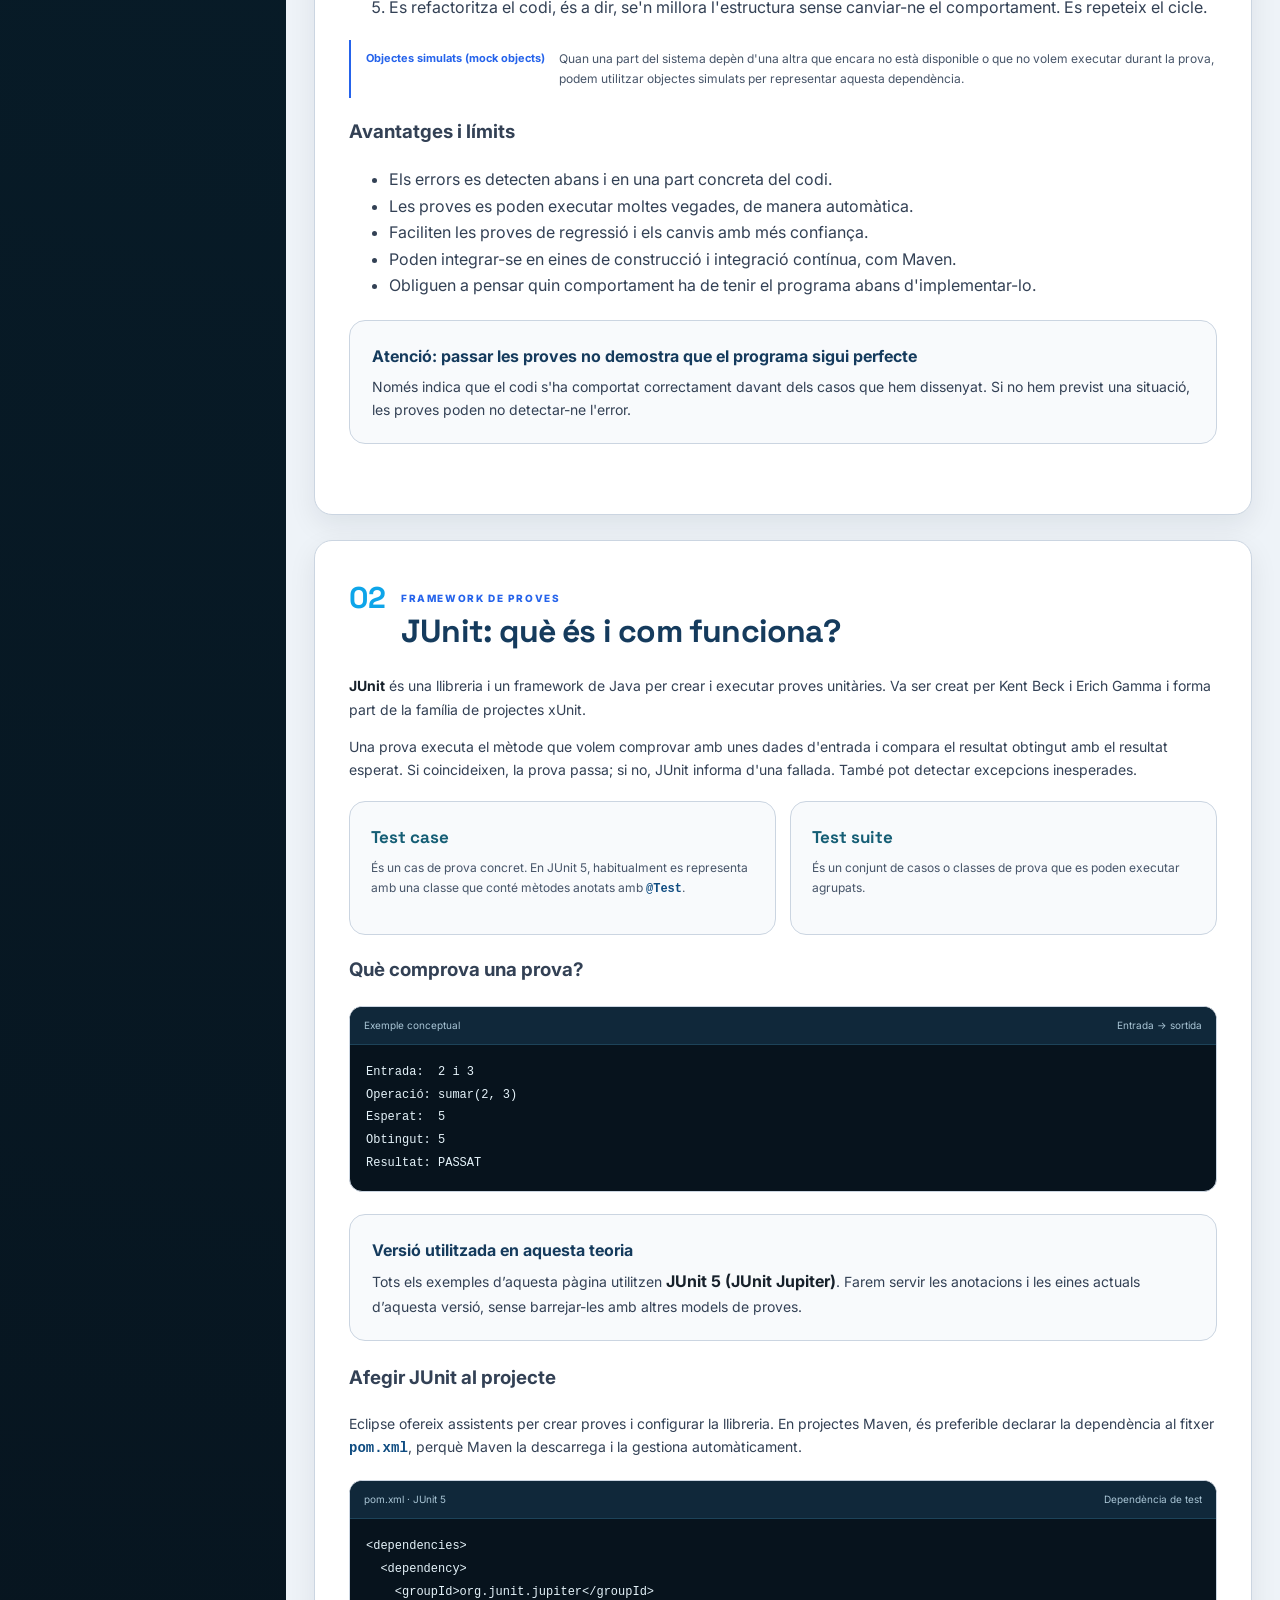
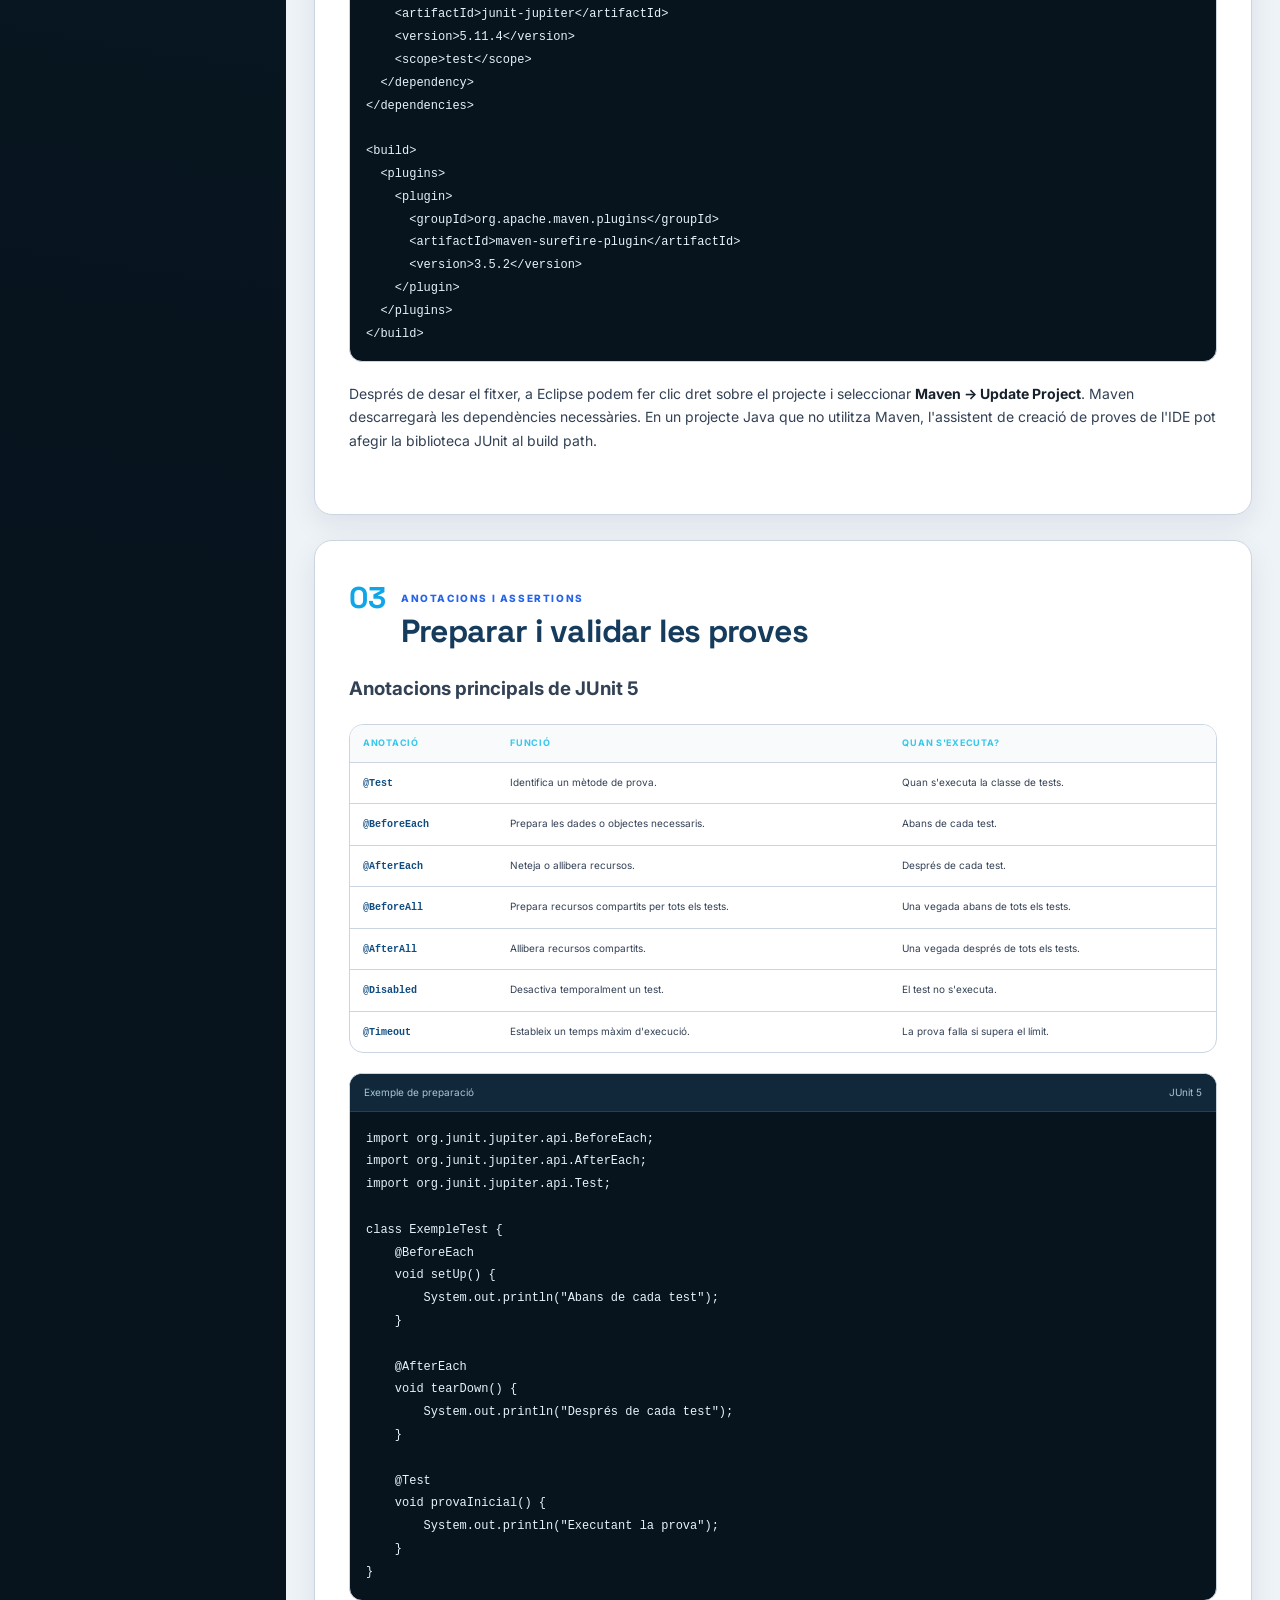
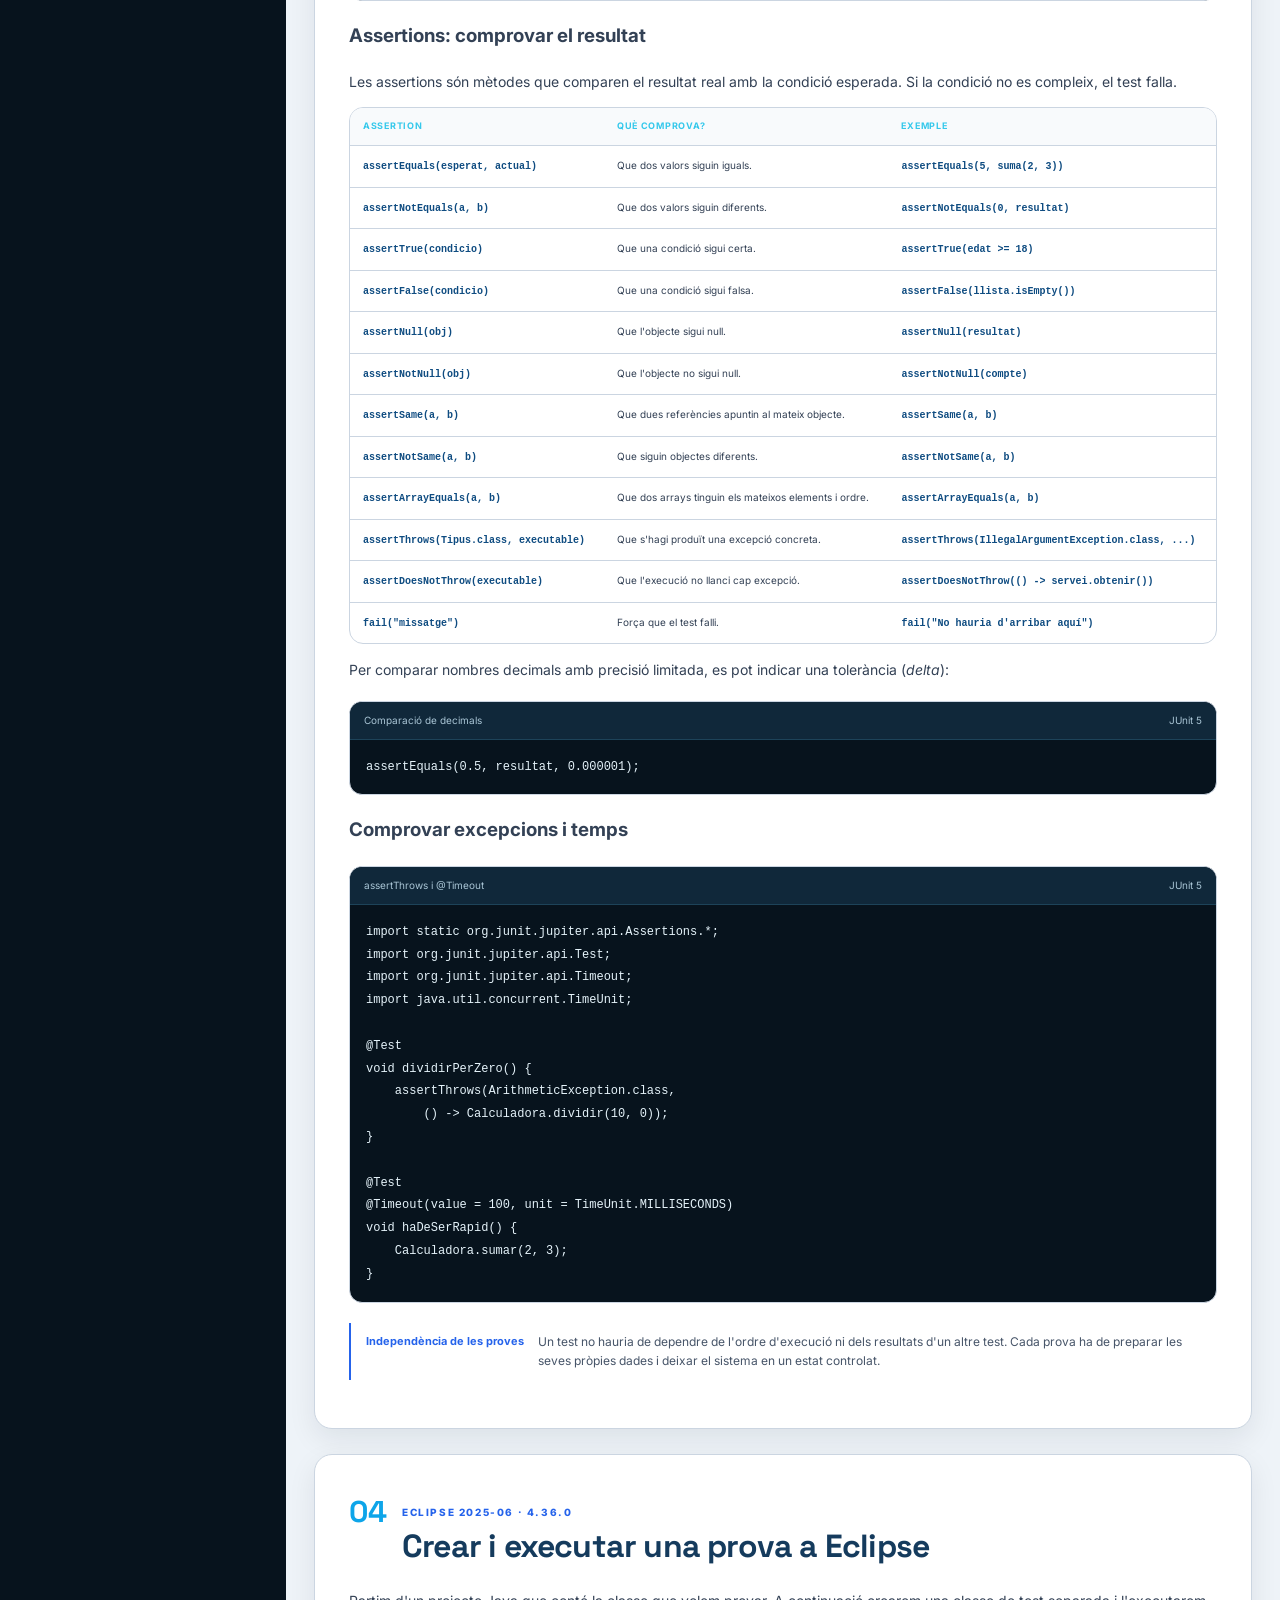
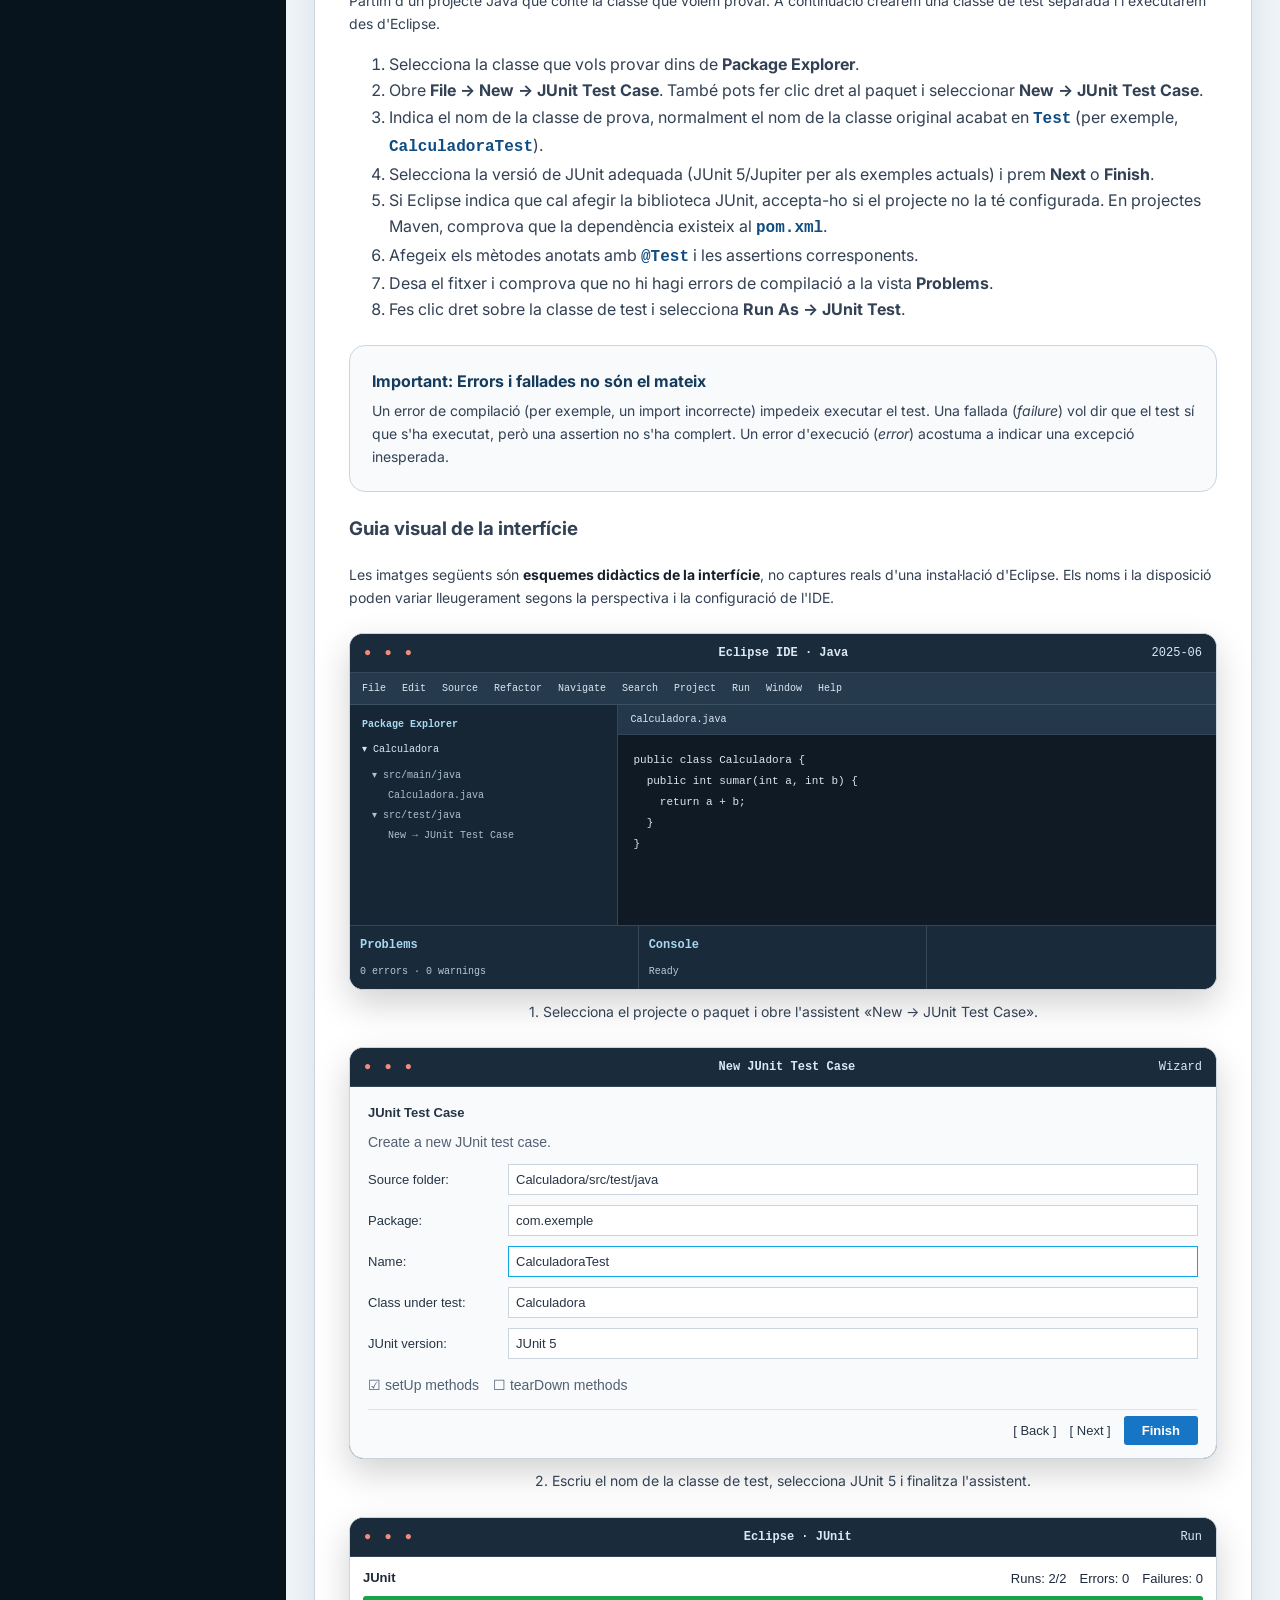
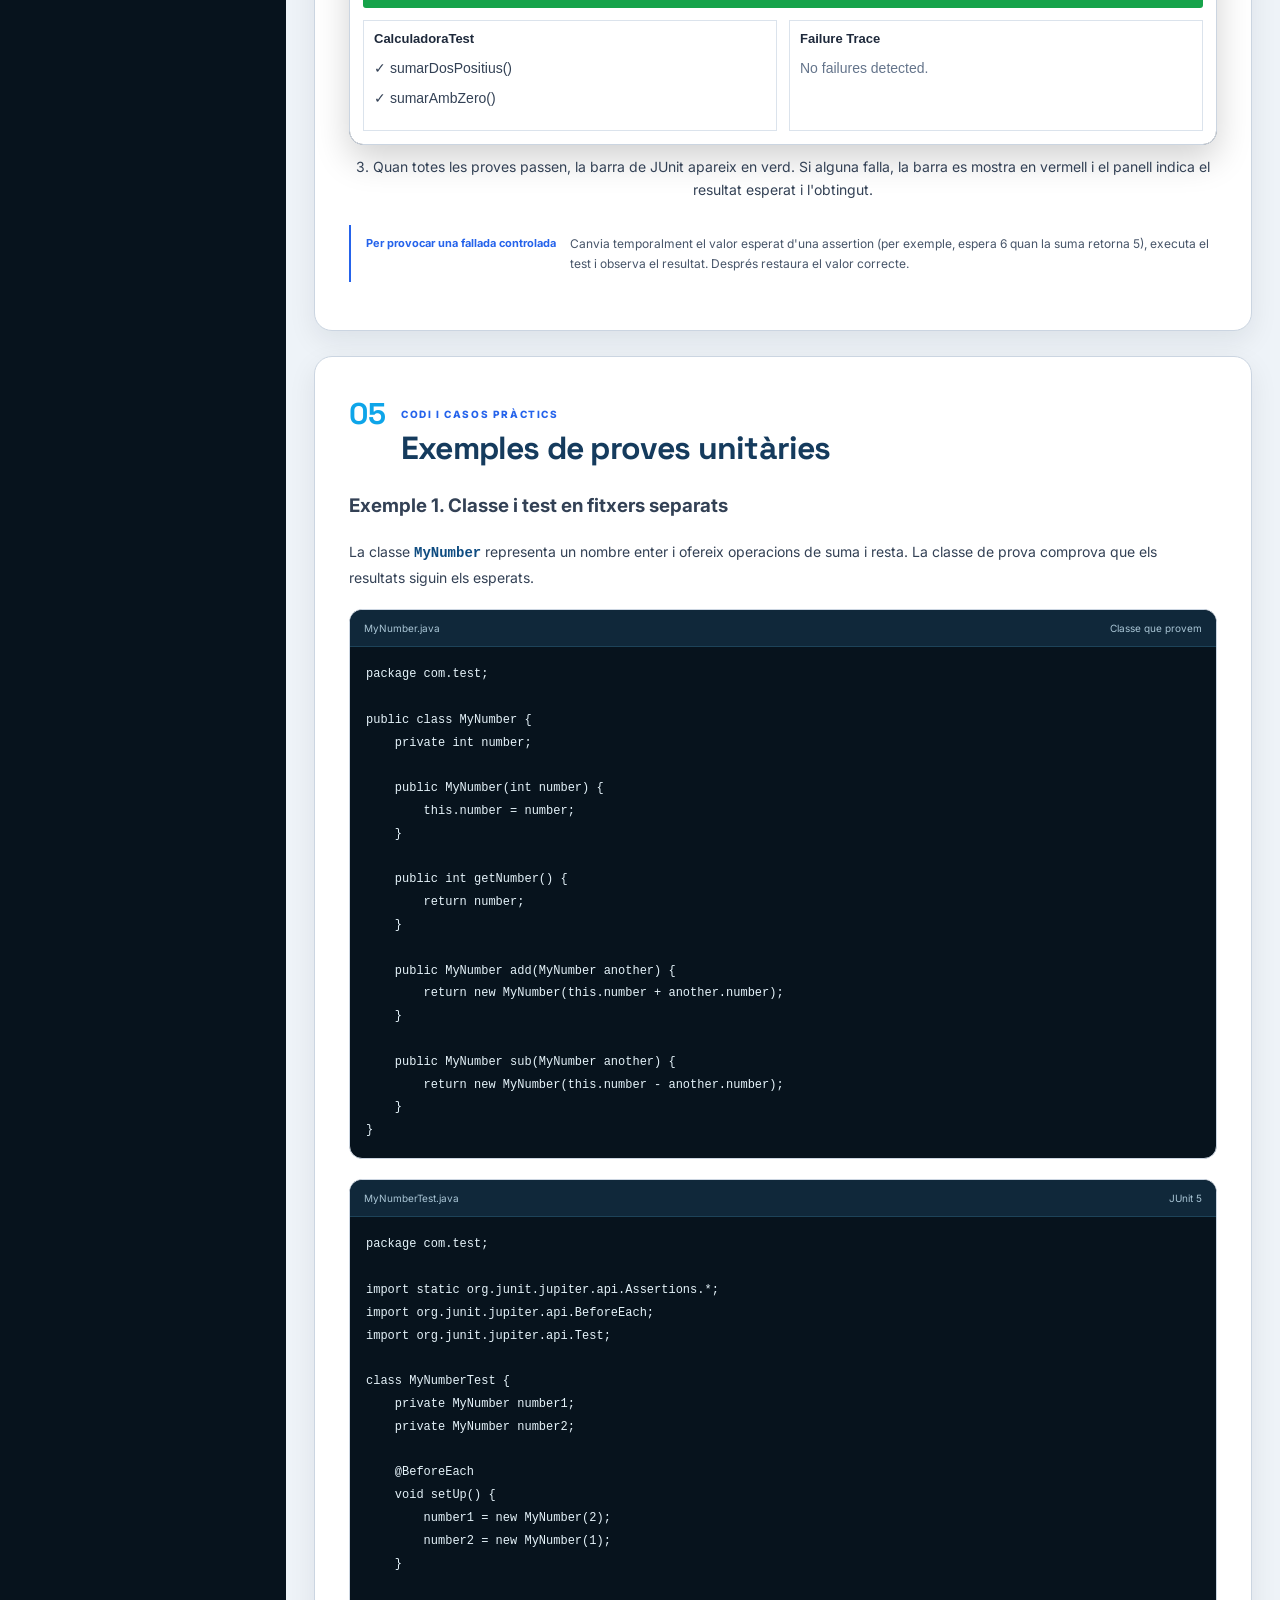
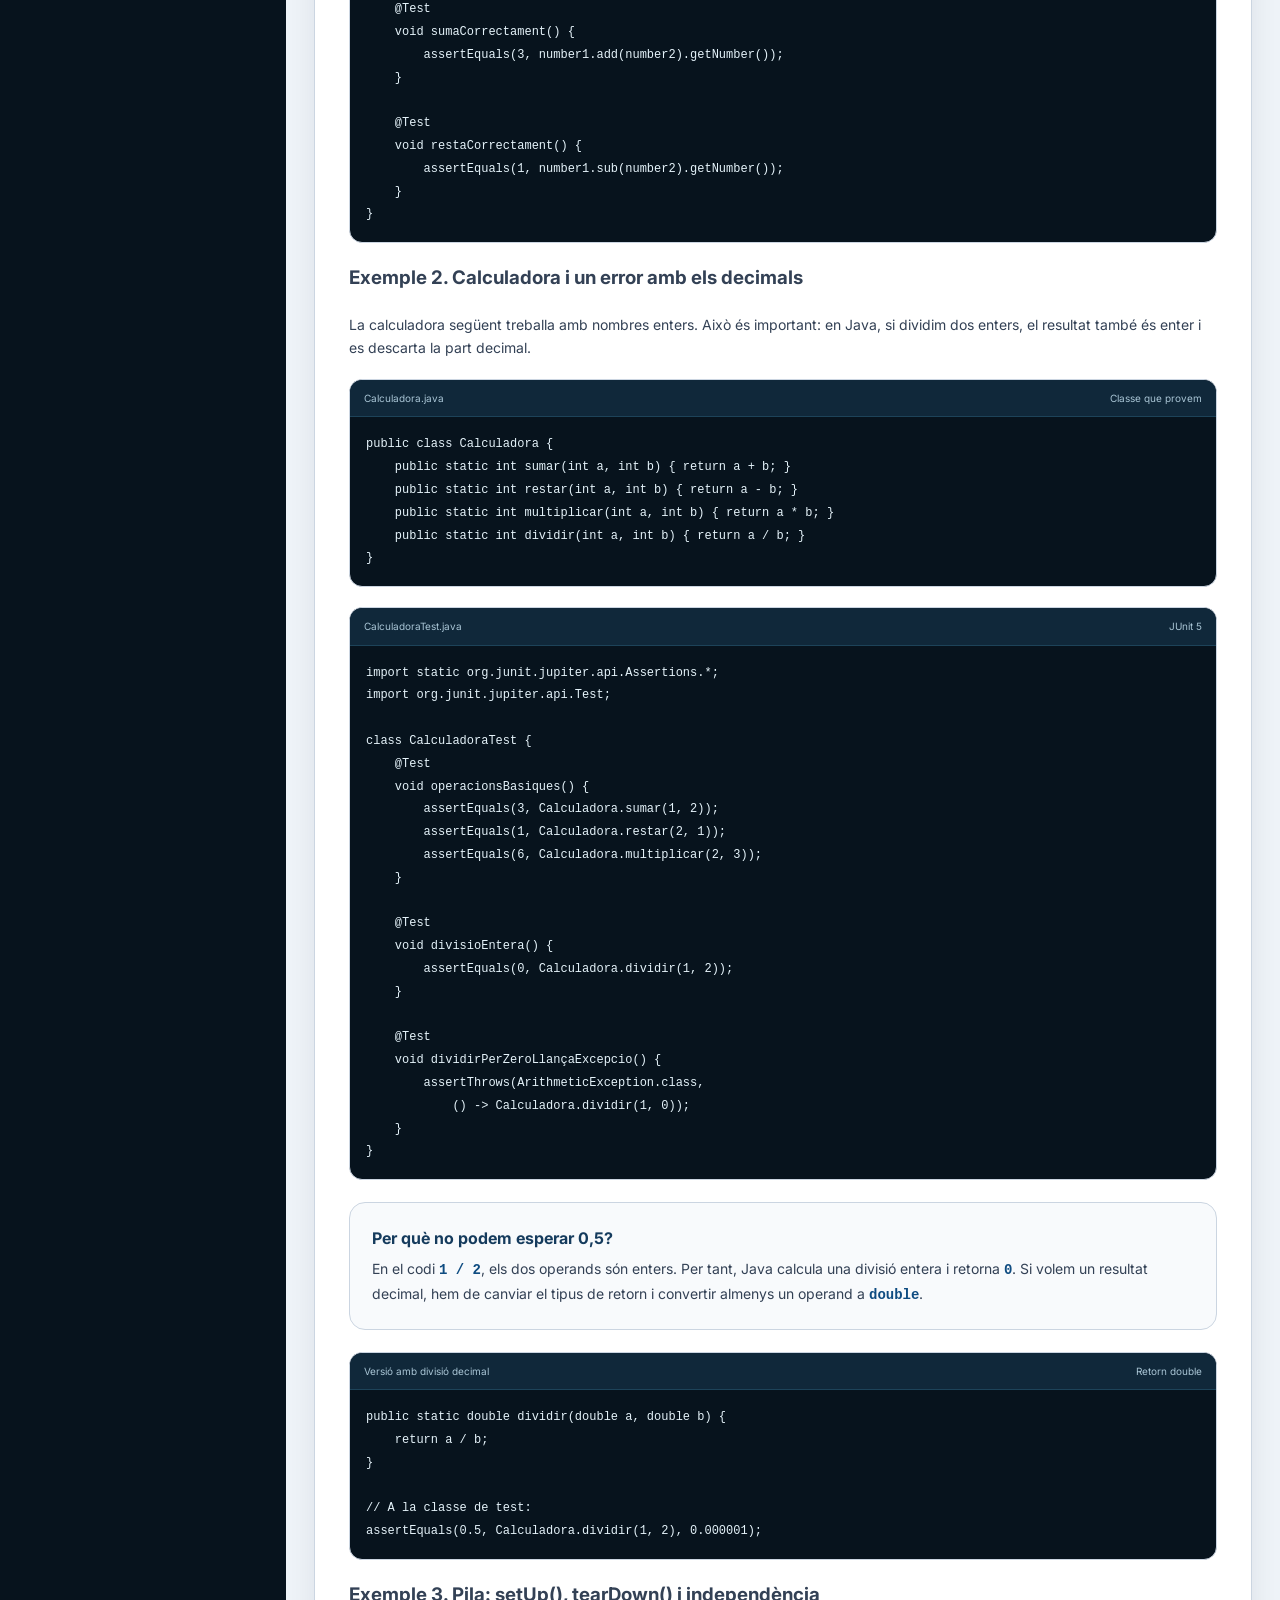
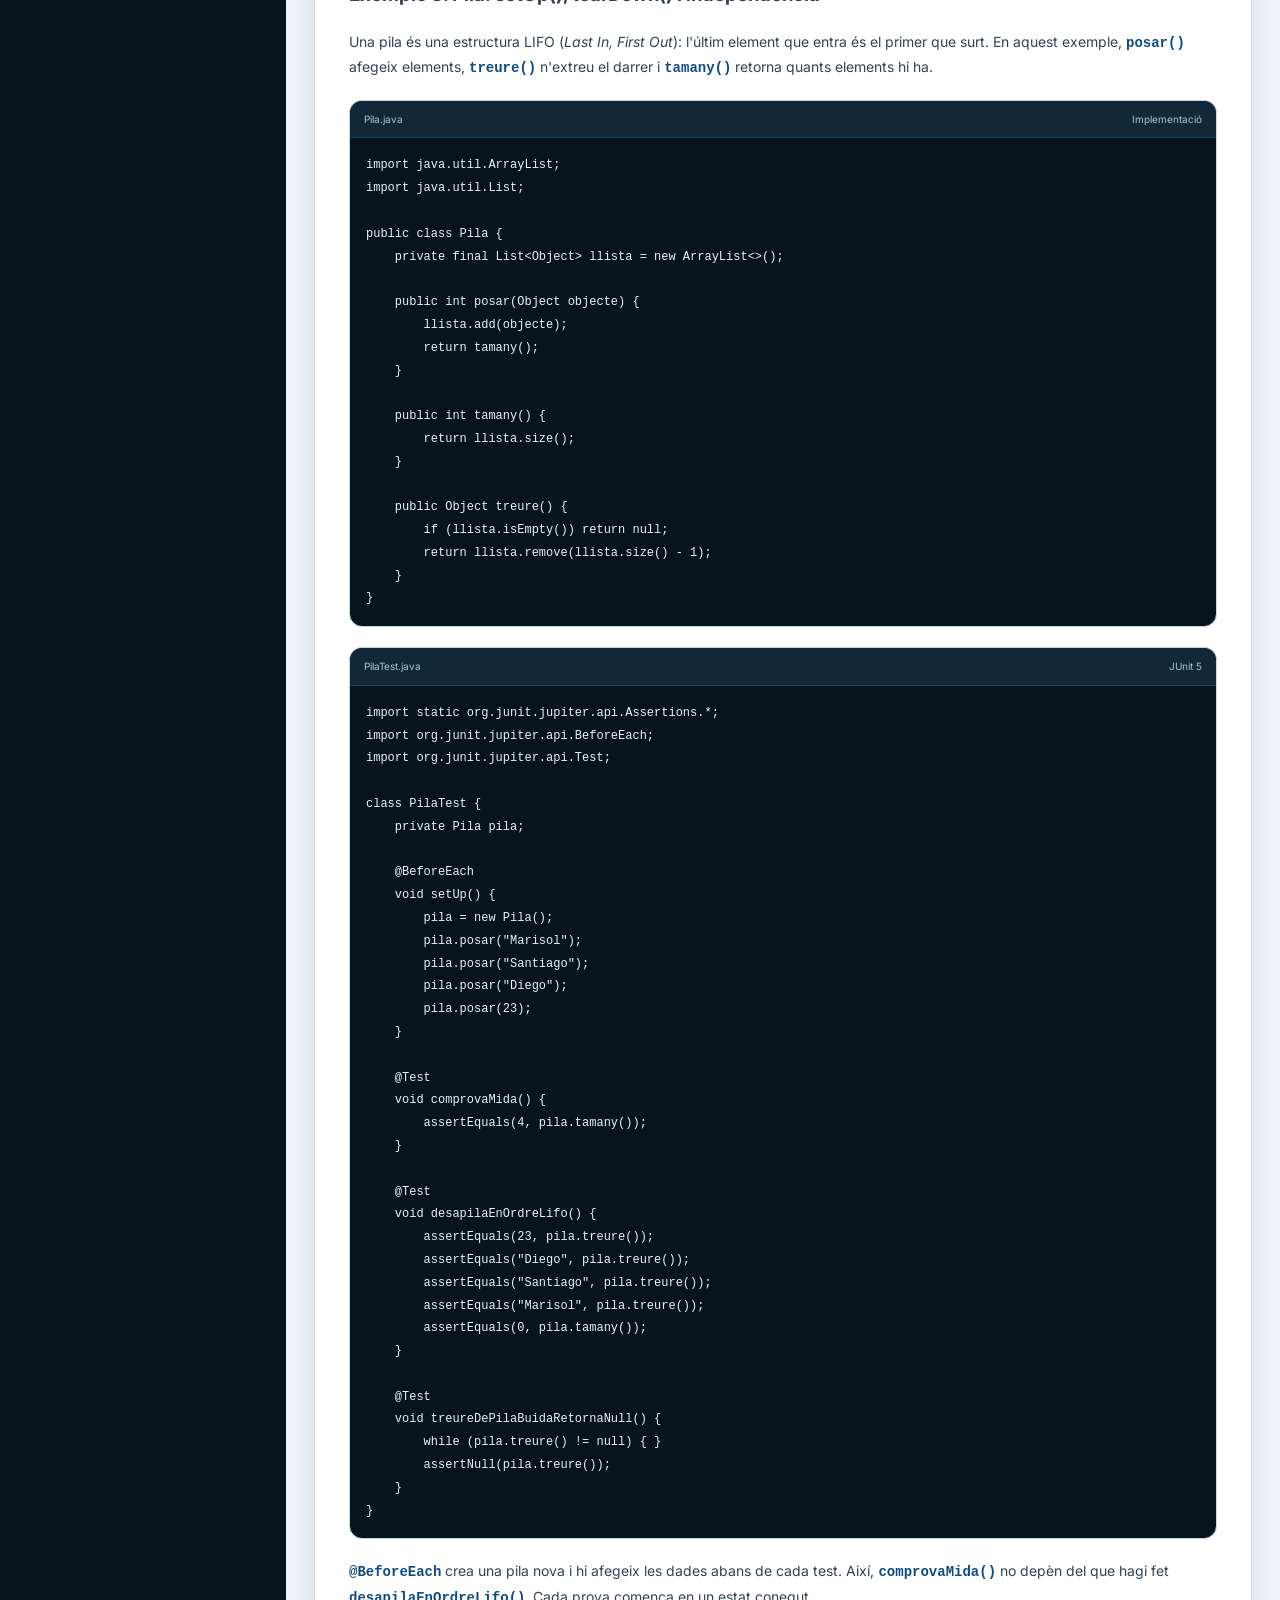
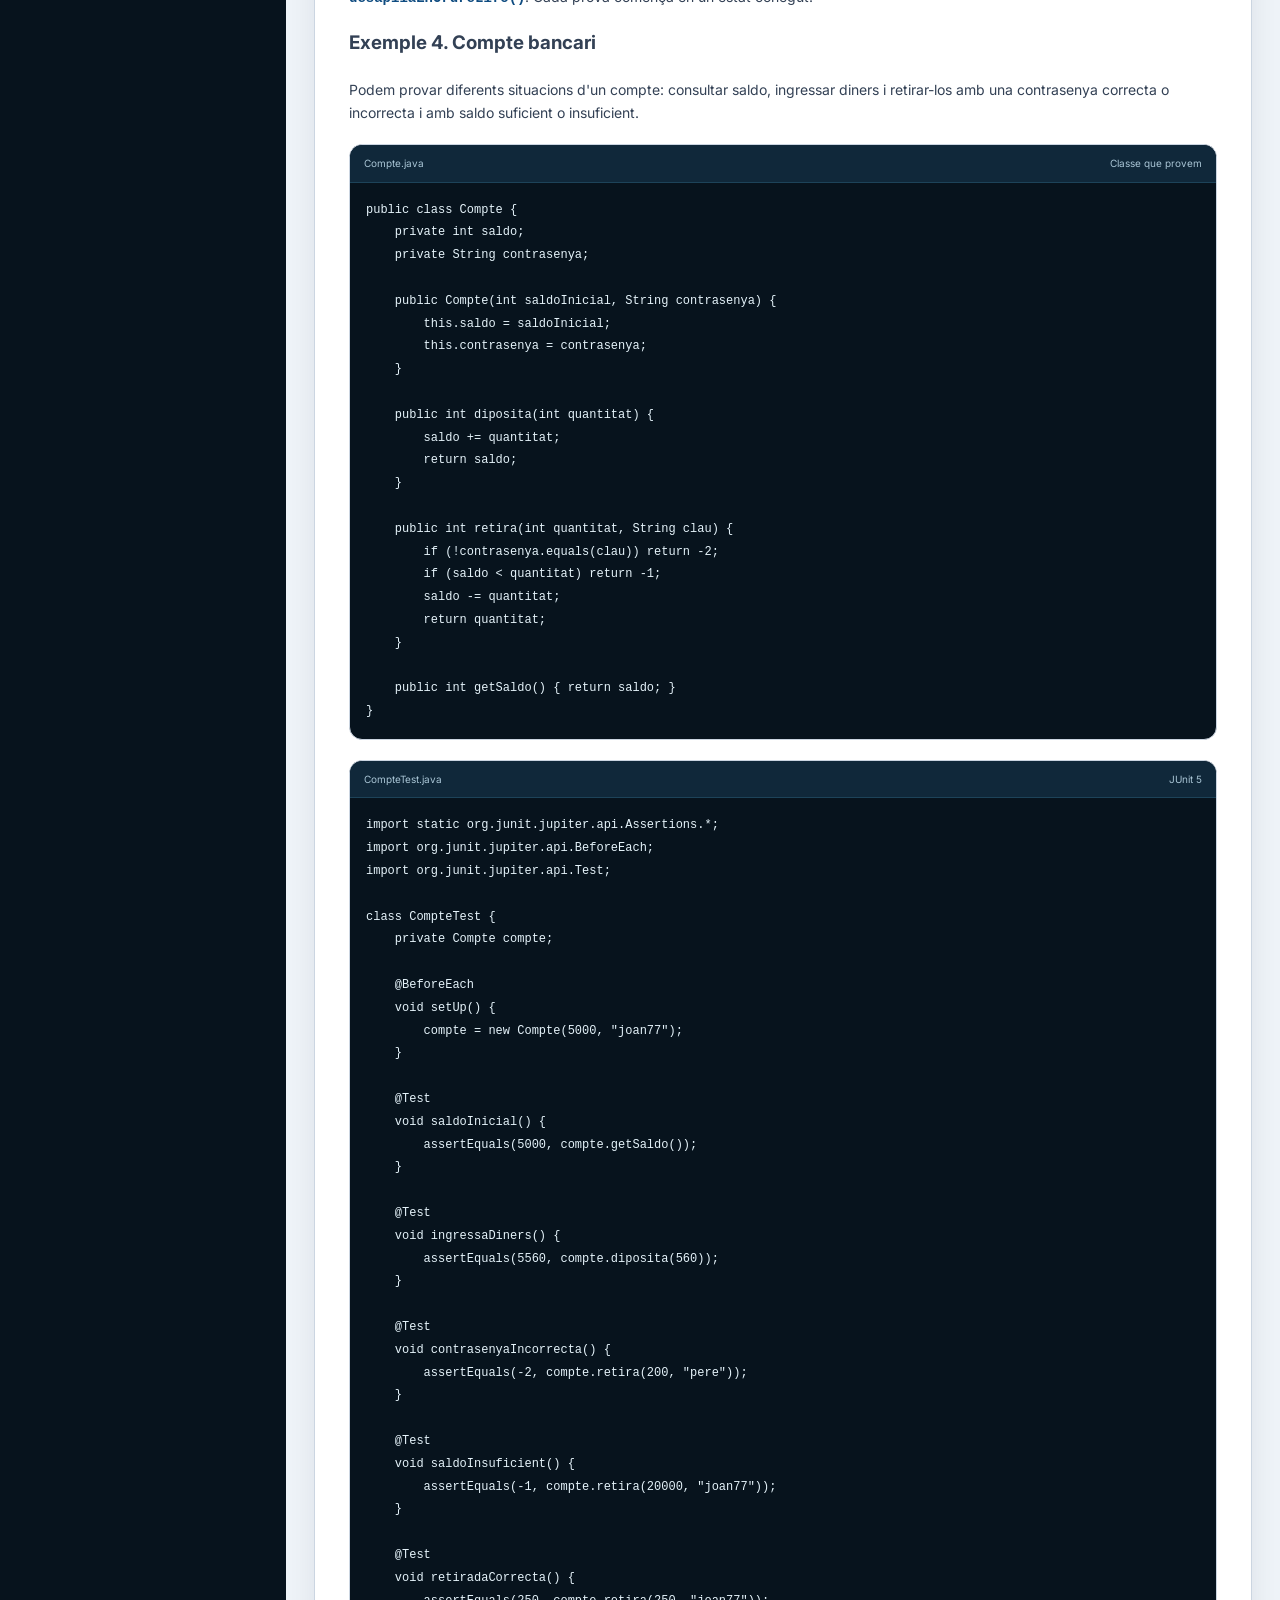
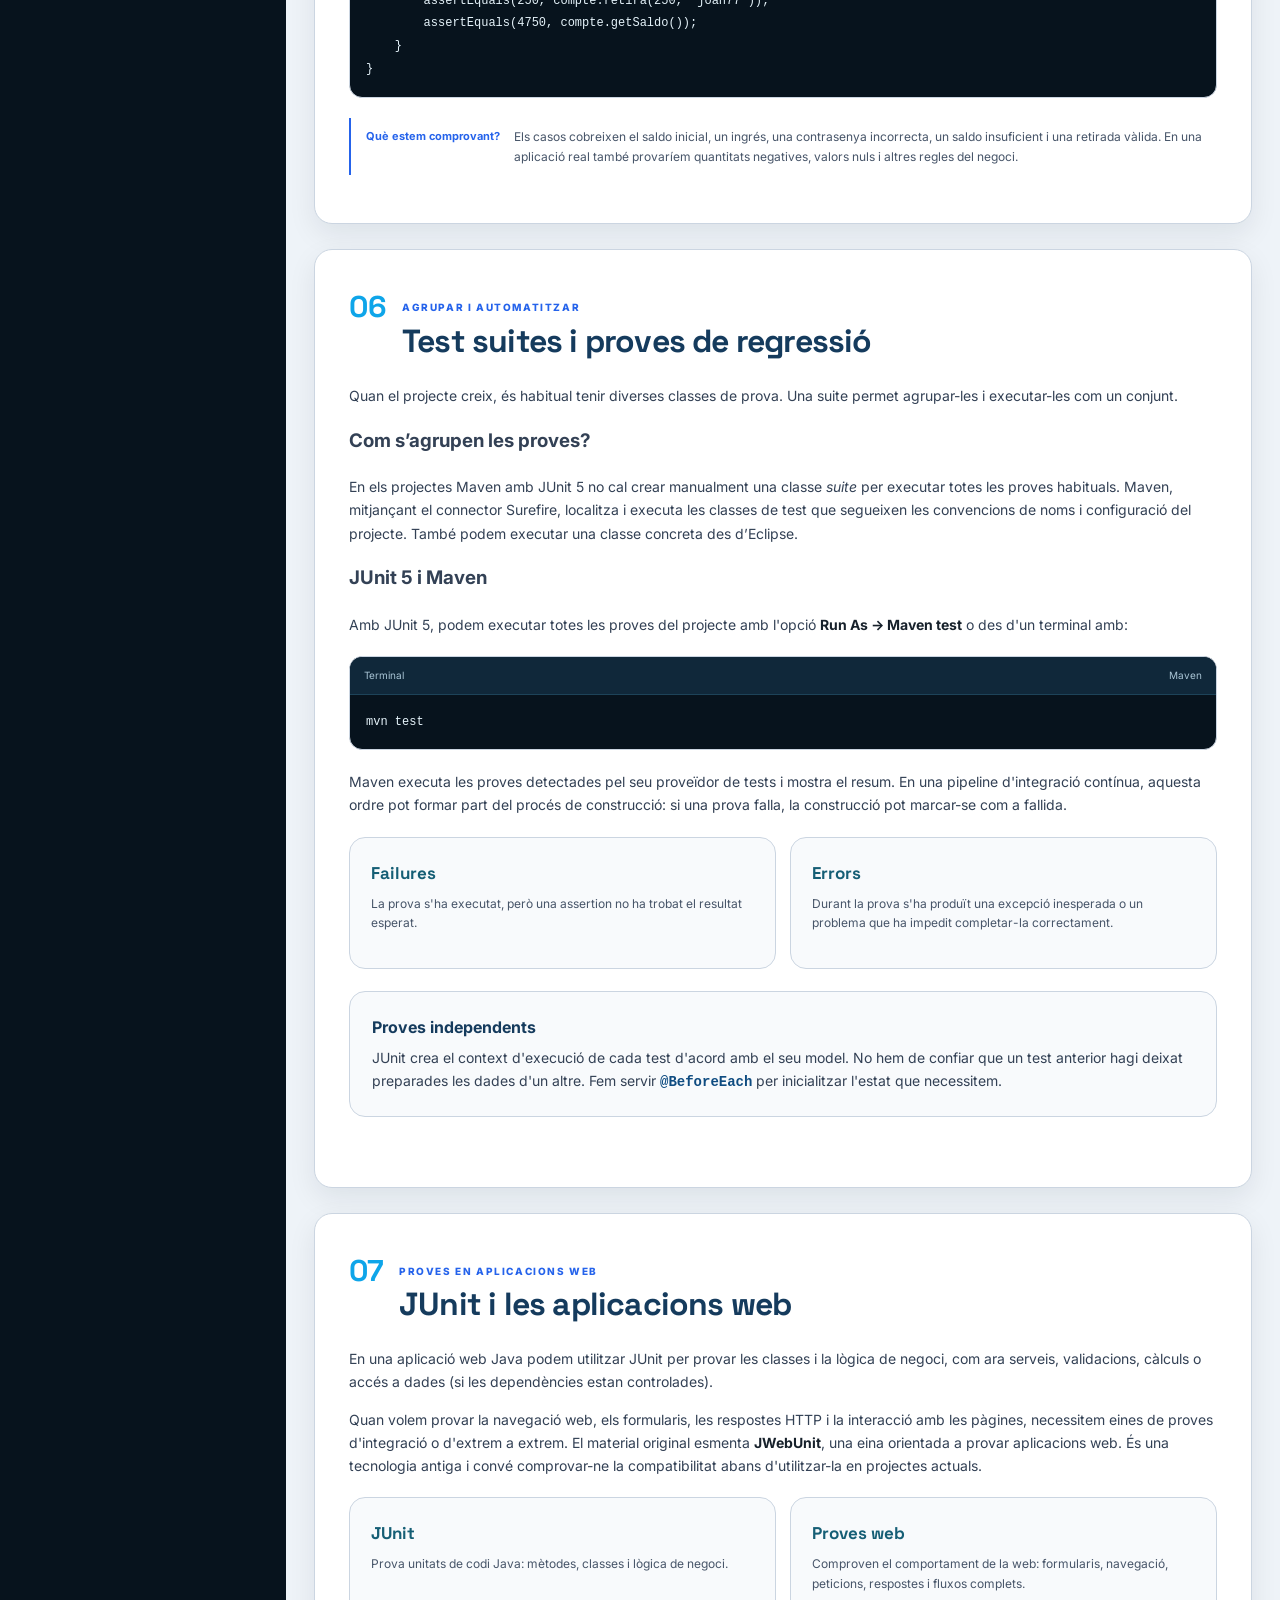
<file: ra3.html>
<!DOCTYPE html>
<html lang="ca">
<head>
  <meta charset="UTF-8"><meta name="viewport" content="width=device-width, initial-scale=1.0">
  <meta name="description" content="RA3 · Desenvolupament guiat per proves, proves unitàries i JUnit amb Java i Eclipse.">
  <title>RA3 · Desenvolupament guiat per proves</title><link rel="stylesheet" href="css/styles.css">
</head>
<body>
<header class="topbar">
  <a class="brand" href="index.html"><span class="brand-mark">&lt;/&gt;</span><span><strong>ENTORNS</strong><small>DE DESENVOLUPAMENT · DAW</small></span></a>
  <div class="top-actions"><button class="icon-btn menu-btn" id="menuBtn" aria-label="Obrir menú" aria-expanded="false">☰</button><button class="icon-btn" id="themeBtn" aria-label="Canviar tema">◐</button><button class="font-btn" id="fontDown" aria-label="Reduir mida del text">A−</button><button class="font-btn" id="fontUp" aria-label="Augmentar mida del text">A+</button></div>
  <div class="topbar-title">RA3 · Desenvolupament guiat per proves</div>
</header>
<aside class="sidebar" id="sidebar">
  <div class="course-title"><span class="eyebrow">M05 · DAW</span><h1>Entorns de<br>desenvolupament</h1><p>Desenvolupament guiat per proves</p></div>
  <nav class="main-nav" aria-label="Navegació principal">
    <a class="nav-link" href="index.html">⌂ <span>Inici</span></a><div class="nav-heading">Resultats d’aprenentatge</div>
      <a class="nav-link" href="ra1.html"><span class="ra-badge">RA1</span><span>Desenvolupament de programari</span></a>
      <a class="nav-link" href="ra2.html"><span class="ra-badge">RA2</span><span>Entorns de desenvolupament</span></a>
      <a class="nav-link active" href="ra3.html"><span class="ra-badge">RA3</span><span>Desenvolupament guiat per proves</span></a>
      <div class="nav-heading">RA3 · Continguts</div>
    <a class="nav-link section-link" href="#tdd"><span>01</span><span>TDD i proves unitàries</span></a>
    <a class="nav-link section-link" href="#junit"><span>02</span><span>JUnit i configuració</span></a>
    <a class="nav-link section-link" href="#api"><span>03</span><span>Anotacions i assertions</span></a>
    <a class="nav-link section-link" href="#crear"><span>04</span><span>Crear i executar tests</span></a>
    <a class="nav-link section-link" href="#exemples"><span>05</span><span>Exemples pràctics</span></a>
    <a class="nav-link section-link" href="#suite"><span>06</span><span>Test suites i regressió</span></a>
    <a class="nav-link section-link" href="#web"><span>07</span><span>Proves d'aplicacions web</span></a>
    <a class="nav-link section-link" href="#resum"><span>08</span><span>Repàs</span></a>
  </nav><div class="sidebar-footer"><span>RA3 · Java · JUnit</span><span>Eclipse 2025-06</span></div>
</aside>
<main class="main">
  <section class="hero ra-hero"><div><span class="pill">RA3 · DESENVOLUPAMENT GUIAT PER PROVES</span><h2>Programar també és<br><span>comprovar que funciona.</span></h2><p class="hero-lead">Aprèn a dissenyar proves unitàries, automatitzar-les amb JUnit i detectar regressions mentre desenvolupes aplicacions Java.</p></div><div class="hero-facts"><div><strong>TDD</strong><span>provar abans de codificar</span></div><div><strong>JUnit</strong><span>proves automatitzades</span></div><div><strong>assert</strong><span>resultat esperat</span></div></div></section>
  <div class="content-layout no-toc"><article class="content">
    <section class="topic" id="tdd">
      <div class="topic-head"><span class="topic-num">01</span><div><span class="eyebrow">FILOSOFIA I METODOLOGIA</span><h2>Desenvolupament guiat per proves (TDD)</h2></div></div>
      <p>La qualitat d'una aplicació no depèn únicament que el programa s'executi. També cal comprovar que cada part fa allò que s'espera i que els canvis posteriors no trenquen funcionalitats que ja funcionaven.</p>
      <div class="callout definition"><strong>Test-Driven Development (TDD)</strong><p>És una manera de desenvolupar en què primer es defineixen proves que descriuen el comportament esperat i després s'escriu el codi necessari perquè aquestes proves se superin. És una pràctica associada a Extreme Programming (XP).</p></div>
      <h3>Per què necessitem proves unitàries?</h3><p>Tradicionalment, sovint es deixaven les proves per al final i es comprovava l'aplicació sencera manualment. Aquesta manera de treballar pot fer que els errors es detectin tard i que, després d'una modificació, calgui repetir moltes comprovacions manuals.</p>
      <div class="two-col"><div class="card"><h3>Prova unitària</h3><p>Comprova una unitat petita del programa, habitualment un mètode o una classe, amb unes dades concretes i un resultat esperat.</p></div><div class="card"><h3>Prova de regressió</h3><p>Es torna a executar un conjunt de proves després d'un canvi per comprovar que les funcionalitats anteriors continuen funcionant.</p></div></div>
      <h3>El cicle TDD</h3><div class="pipeline"><div class="pipe-step active"><b>01</b><strong>Test</strong><small>Definir el comportament</small></div><div class="pipe-arrow">→</div><div class="pipe-step"><b>02</b><strong>Red</strong><small>La prova falla</small></div><div class="pipe-arrow">→</div><div class="pipe-step"><b>03</b><strong>Green</strong><small>Fer-la passar</small></div><div class="pipe-arrow">→</div><div class="pipe-step final"><b>04</b><strong>Refactor</strong><small>Millorar el codi</small></div></div>
      <ol><li>Es crea una prova unitària que descriu el resultat correcte esperat.</li><li>S'executen les proves: la nova ha de fallar perquè encara no s'ha implementat la funcionalitat.</li><li>S'escriu el codi mínim necessari perquè la prova passi.</li><li>Es tornen a executar totes les proves per comprovar el progrés i evitar regressions.</li><li>Es refactoritza el codi, és a dir, se'n millora l'estructura sense canviar-ne el comportament. Es repeteix el cicle.</li></ol>
      <div class="note"><strong>Objectes simulats (mock objects)</strong><span>Quan una part del sistema depèn d'una altra que encara no està disponible o que no volem executar durant la prova, podem utilitzar objectes simulats per representar aquesta dependència.</span></div>
      <h3>Avantatges i límits</h3><ul><li>Els errors es detecten abans i en una part concreta del codi.</li><li>Les proves es poden executar moltes vegades, de manera automàtica.</li><li>Faciliten les proves de regressió i els canvis amb més confiança.</li><li>Poden integrar-se en eines de construcció i integració contínua, com Maven.</li><li>Obliguen a pensar quin comportament ha de tenir el programa abans d'implementar-lo.</li></ul>
      <div class="callout"><strong>Atenció: passar les proves no demostra que el programa sigui perfecte</strong><p>Només indica que el codi s'ha comportat correctament davant dels casos que hem dissenyat. Si no hem previst una situació, les proves poden no detectar-ne l'error.</p></div>
    </section>

    <section class="topic" id="junit">
      <div class="topic-head"><span class="topic-num">02</span><div><span class="eyebrow">FRAMEWORK DE PROVES</span><h2>JUnit: què és i com funciona?</h2></div></div>
      <p><strong>JUnit</strong> és una llibreria i un framework de Java per crear i executar proves unitàries. Va ser creat per Kent Beck i Erich Gamma i forma part de la família de projectes xUnit.</p>
      <p>Una prova executa el mètode que volem comprovar amb unes dades d'entrada i compara el resultat obtingut amb el resultat esperat. Si coincideixen, la prova passa; si no, JUnit informa d'una fallada. També pot detectar excepcions inesperades.</p>
      <div class="two-col"><div class="card"><h3>Test case</h3><p>És un cas de prova concret. En JUnit 5, habitualment es representa amb una classe que conté mètodes anotats amb <code>@Test</code>.</p></div><div class="card"><h3>Test suite</h3><p>És un conjunt de casos o classes de prova que es poden executar agrupats.</p></div></div>
      <h3>Què comprova una prova?</h3><div class="code-window"><div class="code-window-head"><span>Exemple conceptual</span><span>Entrada → sortida</span></div><pre><code>Entrada:  2 i 3
Operació: sumar(2, 3)
Esperat:  5
Obtingut: 5
Resultat: PASSAT</code></pre></div>
      <div class="callout"><strong>Versió utilitzada en aquesta teoria</strong><p>Tots els exemples d’aquesta pàgina utilitzen <strong>JUnit 5 (JUnit Jupiter)</strong>. Farem servir les anotacions i les eines actuals d’aquesta versió, sense barrejar-les amb altres models de proves.</p></div>
      <h3>Afegir JUnit al projecte</h3><p>Eclipse ofereix assistents per crear proves i configurar la llibreria. En projectes Maven, és preferible declarar la dependència al fitxer <code>pom.xml</code>, perquè Maven la descarrega i la gestiona automàticament.</p>
      <div class="code-window"><div class="code-window-head"><span>pom.xml · JUnit 5</span><span>Dependència de test</span></div><pre><code>&lt;dependencies&gt;
  &lt;dependency&gt;
    &lt;groupId&gt;org.junit.jupiter&lt;/groupId&gt;
    &lt;artifactId&gt;junit-jupiter&lt;/artifactId&gt;
    &lt;version&gt;5.11.4&lt;/version&gt;
    &lt;scope&gt;test&lt;/scope&gt;
  &lt;/dependency&gt;
&lt;/dependencies&gt;

&lt;build&gt;
  &lt;plugins&gt;
    &lt;plugin&gt;
      &lt;groupId&gt;org.apache.maven.plugins&lt;/groupId&gt;
      &lt;artifactId&gt;maven-surefire-plugin&lt;/artifactId&gt;
      &lt;version&gt;3.5.2&lt;/version&gt;
    &lt;/plugin&gt;
  &lt;/plugins&gt;
&lt;/build&gt;</code></pre></div>
      <p>Després de desar el fitxer, a Eclipse podem fer clic dret sobre el projecte i seleccionar <strong>Maven → Update Project</strong>. Maven descarregarà les dependències necessàries. En un projecte Java que no utilitza Maven, l'assistent de creació de proves de l'IDE pot afegir la biblioteca JUnit al build path.</p>
    </section>

    <section class="topic" id="api">
      <div class="topic-head"><span class="topic-num">03</span><div><span class="eyebrow">ANOTACIONS I ASSERTIONS</span><h2>Preparar i validar les proves</h2></div></div>
      <h3>Anotacions principals de JUnit 5</h3><div class="table-wrap"><table><thead><tr><th>Anotació</th><th>Funció</th><th>Quan s'executa?</th></tr></thead><tbody><tr><td><code>@Test</code></td><td>Identifica un mètode de prova.</td><td>Quan s'executa la classe de tests.</td></tr><tr><td><code>@BeforeEach</code></td><td>Prepara les dades o objectes necessaris.</td><td>Abans de cada test.</td></tr><tr><td><code>@AfterEach</code></td><td>Neteja o allibera recursos.</td><td>Després de cada test.</td></tr><tr><td><code>@BeforeAll</code></td><td>Prepara recursos compartits per tots els tests.</td><td>Una vegada abans de tots els tests.</td></tr><tr><td><code>@AfterAll</code></td><td>Allibera recursos compartits.</td><td>Una vegada després de tots els tests.</td></tr><tr><td><code>@Disabled</code></td><td>Desactiva temporalment un test.</td><td>El test no s'executa.</td></tr><tr><td><code>@Timeout</code></td><td>Estableix un temps màxim d'execució.</td><td>La prova falla si supera el límit.</td></tr></tbody></table></div>
      <div class="code-window"><div class="code-window-head"><span>Exemple de preparació</span><span>JUnit 5</span></div><pre><code>import org.junit.jupiter.api.BeforeEach;
import org.junit.jupiter.api.AfterEach;
import org.junit.jupiter.api.Test;

class ExempleTest {
    @BeforeEach
    void setUp() {
        System.out.println("Abans de cada test");
    }

    @AfterEach
    void tearDown() {
        System.out.println("Després de cada test");
    }

    @Test
    void provaInicial() {
        System.out.println("Executant la prova");
    }
}</code></pre></div>
      <h3>Assertions: comprovar el resultat</h3><p>Les assertions són mètodes que comparen el resultat real amb la condició esperada. Si la condició no es compleix, el test falla.</p>
      <div class="table-wrap"><table><thead><tr><th>Assertion</th><th>Què comprova?</th><th>Exemple</th></tr></thead><tbody><tr><td><code>assertEquals(esperat, actual)</code></td><td>Que dos valors siguin iguals.</td><td><code>assertEquals(5, suma(2, 3))</code></td></tr><tr><td><code>assertNotEquals(a, b)</code></td><td>Que dos valors siguin diferents.</td><td><code>assertNotEquals(0, resultat)</code></td></tr><tr><td><code>assertTrue(condicio)</code></td><td>Que una condició sigui certa.</td><td><code>assertTrue(edat &gt;= 18)</code></td></tr><tr><td><code>assertFalse(condicio)</code></td><td>Que una condició sigui falsa.</td><td><code>assertFalse(llista.isEmpty())</code></td></tr><tr><td><code>assertNull(obj)</code></td><td>Que l'objecte sigui null.</td><td><code>assertNull(resultat)</code></td></tr><tr><td><code>assertNotNull(obj)</code></td><td>Que l'objecte no sigui null.</td><td><code>assertNotNull(compte)</code></td></tr><tr><td><code>assertSame(a, b)</code></td><td>Que dues referències apuntin al mateix objecte.</td><td><code>assertSame(a, b)</code></td></tr><tr><td><code>assertNotSame(a, b)</code></td><td>Que siguin objectes diferents.</td><td><code>assertNotSame(a, b)</code></td></tr><tr><td><code>assertArrayEquals(a, b)</code></td><td>Que dos arrays tinguin els mateixos elements i ordre.</td><td><code>assertArrayEquals(a, b)</code></td></tr><tr><td><code>assertThrows(Tipus.class, executable)</code></td><td>Que s'hagi produït una excepció concreta.</td><td><code>assertThrows(IllegalArgumentException.class, ...)</code></td></tr><tr><td><code>assertDoesNotThrow(executable)</code></td><td>Que l'execució no llanci cap excepció.</td><td><code>assertDoesNotThrow(() -&gt; servei.obtenir())</code></td></tr><tr><td><code>fail("missatge")</code></td><td>Força que el test falli.</td><td><code>fail("No hauria d'arribar aquí")</code></td></tr></tbody></table></div>
      <p>Per comparar nombres decimals amb precisió limitada, es pot indicar una tolerància (<em>delta</em>):</p><div class="code-window"><div class="code-window-head"><span>Comparació de decimals</span><span>JUnit 5</span></div><pre><code>assertEquals(0.5, resultat, 0.000001);</code></pre></div>
      <h3>Comprovar excepcions i temps</h3><div class="code-window"><div class="code-window-head"><span>assertThrows i @Timeout</span><span>JUnit 5</span></div><pre><code>import static org.junit.jupiter.api.Assertions.*;
import org.junit.jupiter.api.Test;
import org.junit.jupiter.api.Timeout;
import java.util.concurrent.TimeUnit;

@Test
void dividirPerZero() {
    assertThrows(ArithmeticException.class,
        () -> Calculadora.dividir(10, 0));
}

@Test
@Timeout(value = 100, unit = TimeUnit.MILLISECONDS)
void haDeSerRapid() {
    Calculadora.sumar(2, 3);
}</code></pre></div>
      <div class="note"><strong>Independència de les proves</strong><span>Un test no hauria de dependre de l'ordre d'execució ni dels resultats d'un altre test. Cada prova ha de preparar les seves pròpies dades i deixar el sistema en un estat controlat.</span></div>
    </section>

    <section class="topic" id="crear">
      <div class="topic-head"><span class="topic-num">04</span><div><span class="eyebrow">ECLIPSE 2025-06 · 4.36.0</span><h2>Crear i executar una prova a Eclipse</h2></div></div>
      <p>Partim d'un projecte Java que conté la classe que volem provar. A continuació crearem una classe de test separada i l'executarem des d'Eclipse.</p>
      <ol><li>Selecciona la classe que vols provar dins de <strong>Package Explorer</strong>.</li><li>Obre <strong>File → New → JUnit Test Case</strong>. També pots fer clic dret al paquet i seleccionar <strong>New → JUnit Test Case</strong>.</li><li>Indica el nom de la classe de prova, normalment el nom de la classe original acabat en <code>Test</code> (per exemple, <code>CalculadoraTest</code>).</li><li>Selecciona la versió de JUnit adequada (JUnit 5/Jupiter per als exemples actuals) i prem <strong>Next</strong> o <strong>Finish</strong>.</li><li>Si Eclipse indica que cal afegir la biblioteca JUnit, accepta-ho si el projecte no la té configurada. En projectes Maven, comprova que la dependència existeix al <code>pom.xml</code>.</li><li>Afegeix els mètodes anotats amb <code>@Test</code> i les assertions corresponents.</li><li>Desa el fitxer i comprova que no hi hagi errors de compilació a la vista <strong>Problems</strong>.</li><li>Fes clic dret sobre la classe de test i selecciona <strong>Run As → JUnit Test</strong>.</li></ol>
      <div class="callout"><strong>Important: Errors i fallades no són el mateix</strong><p>Un error de compilació (per exemple, un import incorrecte) impedeix executar el test. Una fallada (<em>failure</em>) vol dir que el test sí que s'ha executat, però una assertion no s'ha complert. Un error d'execució (<em>error</em>) acostuma a indicar una excepció inesperada.</p></div>
      <h3>Guia visual de la interfície</h3><p>Les imatges següents són <strong>esquemes didàctics de la interfície</strong>, no captures reals d'una instal·lació d'Eclipse. Els noms i la disposició poden variar lleugerament segons la perspectiva i la configuració de l'IDE.</p>
      <div class="eclipse-mock" role="img" aria-label="Esquema d'Eclipse amb el menú New JUnit Test Case"><div class="mock-title"><span>● ● ●</span><b>Eclipse IDE · Java</b><span>2025-06</span></div><div class="mock-toolbar">File　 Edit　 Source　 Refactor　 Navigate　 Search　 Project　 Run　 Window　 Help</div><div class="mock-workarea"><div class="mock-explorer"><b>Package Explorer</b><div>▾ Calculadora</div><div class="mock-tree">▾ src/main/java<br>　 Calculadora.java<br>▾ src/test/java<br>　 <span class="mock-highlight">New → JUnit Test Case</span></div></div><div class="mock-editor"><div class="mock-tab">Calculadora.java</div><pre><code>public class Calculadora {
  public int sumar(int a, int b) {
    return a + b;
  }
}</code></pre></div></div><div class="mock-bottom"><div><b>Problems</b><p>0 errors · 0 warnings</p></div><div><b>Console</b><p>Ready</p></div></div></div><p class="caption-note">1. Selecciona el projecte o paquet i obre l'assistent «New → JUnit Test Case».</p>
      <div class="eclipse-mock" role="img" aria-label="Esquema del diàleg New JUnit Test Case"><div class="mock-title"><span>● ● ●</span><b>New JUnit Test Case</b><span>Wizard</span></div><div style="padding:18px;background:#f8fafc;color:#263445;font:13px Arial"><b>JUnit Test Case</b><p style="color:#526173">Create a new JUnit test case.</p><div style="display:grid;grid-template-columns:130px 1fr;gap:10px;align-items:center"><span>Source folder:</span><div style="border:1px solid #cbd5e1;padding:7px;background:white">Calculadora/src/test/java</div><span>Package:</span><div style="border:1px solid #cbd5e1;padding:7px;background:white">com.exemple</div><span>Name:</span><div style="border:1px solid #0ea5e9;padding:7px;background:white">CalculadoraTest</div><span>Class under test:</span><div style="border:1px solid #cbd5e1;padding:7px;background:white">Calculadora</div><span>JUnit version:</span><div style="border:1px solid #cbd5e1;padding:7px;background:white">JUnit 5</div></div><p style="margin-top:18px;color:#526173">☑ setUp methods　☐ tearDown methods</p><div style="text-align:right;border-top:1px solid #dbe3ec;padding-top:12px">[ Back ]　[ Next ]　<strong style="background:#1676c5;color:white;padding:7px 18px;border-radius:3px">Finish</strong></div></div></div><p class="caption-note">2. Escriu el nom de la classe de test, selecciona JUnit 5 i finalitza l'assistent.</p>
      <div class="eclipse-mock" role="img" aria-label="Esquema de la vista JUnit amb barra verda i proves superades"><div class="mock-title"><span>● ● ●</span><b>Eclipse · JUnit</b><span>Run</span></div><div style="padding:13px;background:#fff;color:#1e293b;font:13px Arial"><div style="display:flex;justify-content:space-between;margin-bottom:8px"><b>JUnit</b><span>Runs: 2/2　Errors: 0　Failures: 0</span></div><div style="height:12px;background:#16a34a;border-radius:3px;margin-bottom:12px"></div><div style="display:grid;grid-template-columns:1fr 1fr;gap:12px"><div style="border:1px solid #dbe3ec;padding:10px"><b>CalculadoraTest</b><p>✓ sumarDosPositius()</p><p>✓ sumarAmbZero()</p></div><div style="border:1px solid #dbe3ec;padding:10px"><b>Failure Trace</b><p style="color:#64748b">No failures detected.</p></div></div></div></div><p class="caption-note">3. Quan totes les proves passen, la barra de JUnit apareix en verd. Si alguna falla, la barra es mostra en vermell i el panell indica el resultat esperat i l'obtingut.</p>
      <div class="note"><strong>Per provocar una fallada controlada</strong><span>Canvia temporalment el valor esperat d'una assertion (per exemple, espera 6 quan la suma retorna 5), executa el test i observa el resultat. Després restaura el valor correcte.</span></div>
    </section>

    <section class="topic" id="exemples">
      <div class="topic-head"><span class="topic-num">05</span><div><span class="eyebrow">CODI I CASOS PRÀCTICS</span><h2>Exemples de proves unitàries</h2></div></div>
      <h3>Exemple 1. Classe i test en fitxers separats</h3><p>La classe <code>MyNumber</code> representa un nombre enter i ofereix operacions de suma i resta. La classe de prova comprova que els resultats siguin els esperats.</p>
      <div class="code-window"><div class="code-window-head"><span>MyNumber.java</span><span>Classe que provem</span></div><pre><code>package com.test;

public class MyNumber {
    private int number;

    public MyNumber(int number) {
        this.number = number;
    }

    public int getNumber() {
        return number;
    }

    public MyNumber add(MyNumber another) {
        return new MyNumber(this.number + another.number);
    }

    public MyNumber sub(MyNumber another) {
        return new MyNumber(this.number - another.number);
    }
}</code></pre></div>
      <div class="code-window"><div class="code-window-head"><span>MyNumberTest.java</span><span>JUnit 5</span></div><pre><code>package com.test;

import static org.junit.jupiter.api.Assertions.*;
import org.junit.jupiter.api.BeforeEach;
import org.junit.jupiter.api.Test;

class MyNumberTest {
    private MyNumber number1;
    private MyNumber number2;

    @BeforeEach
    void setUp() {
        number1 = new MyNumber(2);
        number2 = new MyNumber(1);
    }

    @Test
    void sumaCorrectament() {
        assertEquals(3, number1.add(number2).getNumber());
    }

    @Test
    void restaCorrectament() {
        assertEquals(1, number1.sub(number2).getNumber());
    }
}</code></pre></div>
      <h3>Exemple 2. Calculadora i un error amb els decimals</h3><p>La calculadora següent treballa amb nombres enters. Això és important: en Java, si dividim dos enters, el resultat també és enter i es descarta la part decimal.</p>
      <div class="code-window"><div class="code-window-head"><span>Calculadora.java</span><span>Classe que provem</span></div><pre><code>public class Calculadora {
    public static int sumar(int a, int b) { return a + b; }
    public static int restar(int a, int b) { return a - b; }
    public static int multiplicar(int a, int b) { return a * b; }
    public static int dividir(int a, int b) { return a / b; }
}</code></pre></div>
      <div class="code-window"><div class="code-window-head"><span>CalculadoraTest.java</span><span>JUnit 5</span></div><pre><code>import static org.junit.jupiter.api.Assertions.*;
import org.junit.jupiter.api.Test;

class CalculadoraTest {
    @Test
    void operacionsBasiques() {
        assertEquals(3, Calculadora.sumar(1, 2));
        assertEquals(1, Calculadora.restar(2, 1));
        assertEquals(6, Calculadora.multiplicar(2, 3));
    }

    @Test
    void divisioEntera() {
        assertEquals(0, Calculadora.dividir(1, 2));
    }

    @Test
    void dividirPerZeroLlançaExcepcio() {
        assertThrows(ArithmeticException.class,
            () -> Calculadora.dividir(1, 0));
    }
}</code></pre></div>
      <div class="callout"><strong>Per què no podem esperar 0,5?</strong><p>En el codi <code>1 / 2</code>, els dos operands són enters. Per tant, Java calcula una divisió entera i retorna <code>0</code>. Si volem un resultat decimal, hem de canviar el tipus de retorn i convertir almenys un operand a <code>double</code>.</p></div>
      <div class="code-window"><div class="code-window-head"><span>Versió amb divisió decimal</span><span>Retorn double</span></div><pre><code>public static double dividir(double a, double b) {
    return a / b;
}

// A la classe de test:
assertEquals(0.5, Calculadora.dividir(1, 2), 0.000001);</code></pre></div>
      <h3>Exemple 3. Pila: setUp(), tearDown() i independència</h3><p>Una pila és una estructura LIFO (<em>Last In, First Out</em>): l'últim element que entra és el primer que surt. En aquest exemple, <code>posar()</code> afegeix elements, <code>treure()</code> n'extreu el darrer i <code>tamany()</code> retorna quants elements hi ha.</p>
      <div class="code-window"><div class="code-window-head"><span>Pila.java</span><span>Implementació</span></div><pre><code>import java.util.ArrayList;
import java.util.List;

public class Pila {
    private final List&lt;Object&gt; llista = new ArrayList&lt;&gt;();

    public int posar(Object objecte) {
        llista.add(objecte);
        return tamany();
    }

    public int tamany() {
        return llista.size();
    }

    public Object treure() {
        if (llista.isEmpty()) return null;
        return llista.remove(llista.size() - 1);
    }
}</code></pre></div>
      <div class="code-window"><div class="code-window-head"><span>PilaTest.java</span><span>JUnit 5</span></div><pre><code>import static org.junit.jupiter.api.Assertions.*;
import org.junit.jupiter.api.BeforeEach;
import org.junit.jupiter.api.Test;

class PilaTest {
    private Pila pila;

    @BeforeEach
    void setUp() {
        pila = new Pila();
        pila.posar("Marisol");
        pila.posar("Santiago");
        pila.posar("Diego");
        pila.posar(23);
    }

    @Test
    void comprovaMida() {
        assertEquals(4, pila.tamany());
    }

    @Test
    void desapilaEnOrdreLifo() {
        assertEquals(23, pila.treure());
        assertEquals("Diego", pila.treure());
        assertEquals("Santiago", pila.treure());
        assertEquals("Marisol", pila.treure());
        assertEquals(0, pila.tamany());
    }

    @Test
    void treureDePilaBuidaRetornaNull() {
        while (pila.treure() != null) { }
        assertNull(pila.treure());
    }
}</code></pre></div>
      <p><code>@BeforeEach</code> crea una pila nova i hi afegeix les dades abans de cada test. Així, <code>comprovaMida()</code> no depèn del que hagi fet <code>desapilaEnOrdreLifo()</code>. Cada prova comença en un estat conegut.</p>
      <h3>Exemple 4. Compte bancari</h3><p>Podem provar diferents situacions d'un compte: consultar saldo, ingressar diners i retirar-los amb una contrasenya correcta o incorrecta i amb saldo suficient o insuficient.</p>
      <div class="code-window"><div class="code-window-head"><span>Compte.java</span><span>Classe que provem</span></div><pre><code>public class Compte {
    private int saldo;
    private String contrasenya;

    public Compte(int saldoInicial, String contrasenya) {
        this.saldo = saldoInicial;
        this.contrasenya = contrasenya;
    }

    public int diposita(int quantitat) {
        saldo += quantitat;
        return saldo;
    }

    public int retira(int quantitat, String clau) {
        if (!contrasenya.equals(clau)) return -2;
        if (saldo &lt; quantitat) return -1;
        saldo -= quantitat;
        return quantitat;
    }

    public int getSaldo() { return saldo; }
}</code></pre></div>
      <div class="code-window"><div class="code-window-head"><span>CompteTest.java</span><span>JUnit 5</span></div><pre><code>import static org.junit.jupiter.api.Assertions.*;
import org.junit.jupiter.api.BeforeEach;
import org.junit.jupiter.api.Test;

class CompteTest {
    private Compte compte;

    @BeforeEach
    void setUp() {
        compte = new Compte(5000, "joan77");
    }

    @Test
    void saldoInicial() {
        assertEquals(5000, compte.getSaldo());
    }

    @Test
    void ingressaDiners() {
        assertEquals(5560, compte.diposita(560));
    }

    @Test
    void contrasenyaIncorrecta() {
        assertEquals(-2, compte.retira(200, "pere"));
    }

    @Test
    void saldoInsuficient() {
        assertEquals(-1, compte.retira(20000, "joan77"));
    }

    @Test
    void retiradaCorrecta() {
        assertEquals(250, compte.retira(250, "joan77"));
        assertEquals(4750, compte.getSaldo());
    }
}</code></pre></div>
      <div class="note"><strong>Què estem comprovant?</strong><span>Els casos cobreixen el saldo inicial, un ingrés, una contrasenya incorrecta, un saldo insuficient i una retirada vàlida. En una aplicació real també provaríem quantitats negatives, valors nuls i altres regles del negoci.</span></div>
    </section>

    <section class="topic" id="suite">
      <div class="topic-head"><span class="topic-num">06</span><div><span class="eyebrow">AGRUPAR I AUTOMATITZAR</span><h2>Test suites i proves de regressió</h2></div></div>
      <p>Quan el projecte creix, és habitual tenir diverses classes de prova. Una suite permet agrupar-les i executar-les com un conjunt.</p>
      <h3>Com s’agrupen les proves?</h3><p>En els projectes Maven amb JUnit 5 no cal crear manualment una classe <em>suite</em> per executar totes les proves habituals. Maven, mitjançant el connector Surefire, localitza i executa les classes de test que segueixen les convencions de noms i configuració del projecte. També podem executar una classe concreta des d’Eclipse.</p>
      <h3>JUnit 5 i Maven</h3><p>Amb JUnit 5, podem executar totes les proves del projecte amb l'opció <strong>Run As → Maven test</strong> o des d'un terminal amb:</p><div class="code-window"><div class="code-window-head"><span>Terminal</span><span>Maven</span></div><pre><code>mvn test</code></pre></div>
      <p>Maven executa les proves detectades pel seu proveïdor de tests i mostra el resum. En una pipeline d'integració contínua, aquesta ordre pot formar part del procés de construcció: si una prova falla, la construcció pot marcar-se com a fallida.</p>
      <div class="two-col"><div class="card"><h3>Failures</h3><p>La prova s'ha executat, però una assertion no ha trobat el resultat esperat.</p></div><div class="card"><h3>Errors</h3><p>Durant la prova s'ha produït una excepció inesperada o un problema que ha impedit completar-la correctament.</p></div></div>
      <div class="callout"><strong>Proves independents</strong><p>JUnit crea el context d'execució de cada test d'acord amb el seu model. No hem de confiar que un test anterior hagi deixat preparades les dades d'un altre. Fem servir <code>@BeforeEach</code> per inicialitzar l'estat que necessitem.</p></div>
    </section>

    <section class="topic" id="web">
      <div class="topic-head"><span class="topic-num">07</span><div><span class="eyebrow">PROVES EN APLICACIONS WEB</span><h2>JUnit i les aplicacions web</h2></div></div>
      <p>En una aplicació web Java podem utilitzar JUnit per provar les classes i la lògica de negoci, com ara serveis, validacions, càlculs o accés a dades (si les dependències estan controlades).</p>
      <p>Quan volem provar la navegació web, els formularis, les respostes HTTP i la interacció amb les pàgines, necessitem eines de proves d'integració o d'extrem a extrem. El material original esmenta <strong>JWebUnit</strong>, una eina orientada a provar aplicacions web. És una tecnologia antiga i convé comprovar-ne la compatibilitat abans d'utilitzar-la en projectes actuals.</p>
      <div class="two-col"><div class="card"><h3>JUnit</h3><p>Prova unitats de codi Java: mètodes, classes i lògica de negoci.</p></div><div class="card"><h3>Proves web</h3><p>Comproven el comportament de la web: formularis, navegació, peticions, respostes i fluxos complets.</p></div></div>
      <div class="resources"><div class="resource-head"><span class="eyebrow">DOCUMENTACIÓ</span><h3>Recursos per continuar</h3></div><a href="https://junit.org/junit5/docs/current/user-guide/" target="_blank" rel="noopener"><strong>JUnit 5 · User Guide</strong><span>Guia oficial de JUnit Jupiter i la plataforma JUnit.</span><b>↗</b></a><a href="https://maven.apache.org/surefire/maven-surefire-plugin/" target="_blank" rel="noopener"><strong>Maven Surefire Plugin</strong><span>Documentació sobre l'execució de proves amb Maven.</span><b>↗</b></a><a href="https://www.eclipse.org/downloads/packages/" target="_blank" rel="noopener"><strong>Eclipse Packages</strong><span>Paquets oficials d'Eclipse IDE.</span><b>↗</b></a><a href="https://jwebunit.sourceforge.net/index.html" target="_blank" rel="noopener"><strong>JWebUnit</strong><span>Web del projecte citat al material de referència.</span><b>↗</b></a></div>
    </section>

    <section class="topic" id="resum">
      <div class="topic-head"><span class="topic-num">08</span><div><span class="eyebrow">IDEES CLAU</span><h2>Repàs del RA3</h2></div></div>
      <div class="checklist"><label><input type="checkbox"> Sé explicar què és una prova unitària i què és una prova de regressió.</label><label><input type="checkbox"> Entenc el cicle TDD: test, fallada, implementació i refactorització.</label><label><input type="checkbox"> Sé explicar què és JUnit i per a què serveix.</label><label><input type="checkbox"> Sé utilitzar les anotacions de JUnit 5.</label><label><input type="checkbox"> Sé utilitzar assertions com assertEquals, assertTrue i assertThrows.</label><label><input type="checkbox"> Puc crear una classe de test i executar-la amb Eclipse.</label><label><input type="checkbox"> Sé preparar dades amb @BeforeEach i mantenir les proves independents.</label><label><input type="checkbox"> Entenc la diferència entre una fallada (failure) i un error (error).</label><label><input type="checkbox"> Sé executar les proves d'un projecte Maven amb mvn test.</label><label><input type="checkbox"> Distingeixo les proves unitàries de les proves d'una aplicació web completa.</label></div>
      <div class="site-footer"><span>M05 · Entorns de desenvolupament</span><span>RA3 · Desenvolupament guiat per proves</span></div>
    </section>
  </article></div>
</main>
<script src="js/app.js"></script>
</body></html>
</file>
<file: css/styles.css>
@import url('https://fonts.googleapis.com/css2?family=Inter:wght@400;500;600;700;800&family=Space+Grotesk:wght@500;600;700&display=swap');

:root{
  --blue-950:#061521;
  --blue-900:#082536;
  --blue-800:#0b3550;
  --blue-700:#0d4c70;
  --blue-600:#087eb8;
  --blue-500:#10a9dc;
  --blue-400:#35c8eb;
  --cyan:#15d9d0;
  --bg:#07131d;
  --surface:#0b1c29;
  --surface-2:#0f2535;
  --surface-3:#122d40;
  --text:#eaf7fb;
  --muted:#9bb5c3;
  --line:rgba(130,205,230,.16);
  --shadow:0 24px 70px rgba(0,0,0,.28);
  --radius:18px;
  --sidebar:286px;
}
*{box-sizing:border-box}
html{scroll-behavior:smooth}
body{margin:0;background:radial-gradient(circle at 75% -10%,rgba(16,169,220,.13),transparent 30%),var(--bg);color:var(--text);font-family:Inter,system-ui,sans-serif;line-height:1.65}
body.light{--bg:#eef7fb;--surface:#fff;--surface-2:#f4f9fc;--surface-3:#e8f3f8;--text:#0a2330;--muted:#55717f;--line:rgba(12,86,120,.15);background:linear-gradient(180deg,#f3fbff,var(--bg))}
a{color:inherit;text-decoration:none}
button,input{font:inherit}
button{cursor:pointer}
.topbar{height:72px;position:fixed;top:0;left:0;right:0;z-index:30;background:rgba(5,18,27,.82);backdrop-filter:blur(18px);border-bottom:1px solid var(--line);display:flex;align-items:center;justify-content:space-between;padding:0 26px 0 calc(var(--sidebar) + 28px)}
body.light .topbar{background:rgba(255,255,255,.82)}
.brand{display:flex;gap:11px;align-items:center;letter-spacing:.04em}
.brand-mark{display:grid;place-items:center;width:39px;height:39px;border-radius:11px;background:linear-gradient(135deg,var(--blue-600),var(--cyan));font-weight:800;color:#fff;box-shadow:0 8px 30px rgba(16,169,220,.22)}
.brand strong{display:block;font-size:14px}
.brand small{display:block;color:var(--muted);font-size:9px;letter-spacing:.14em}
.top-actions{display:flex;gap:8px}
.icon-btn,.menu-btn{border:1px solid var(--line);background:var(--surface);color:var(--text);width:40px;height:40px;border-radius:11px;font-size:20px}
.menu-btn{display:none}
.sidebar{position:fixed;z-index:40;left:0;top:0;bottom:0;width:var(--sidebar);height:100vh;height:100dvh;background:linear-gradient(180deg,#071b29 0%,#06131d 100%);border-right:1px solid var(--line);padding:27px 18px 18px;display:flex;flex-direction:column;overflow-y:auto;overscroll-behavior:contain;scrollbar-width:thin;scrollbar-color:#28546a transparent}
.sidebar::-webkit-scrollbar{width:7px}
.sidebar::-webkit-scrollbar-thumb{background:#28546a;border-radius:99px}
.course-title{flex:0 0 auto}
.main-nav{flex:0 0 auto;min-height:min-content;padding-bottom:12px}
.sidebar-footer{flex:0 0 auto;margin-top:12px}
.course-title{padding:18px 13px 22px}
.course-title h1{font-family:"Space Grotesk",sans-serif;line-height:1.05;font-size:25px;margin:8px 0}
.course-title p{color:var(--muted);font-size:12px;margin:0}
.eyebrow{font-size:10px;font-weight:800;letter-spacing:.16em;color:var(--blue-400)}
.main-nav{display:flex;flex-direction:column;gap:4px}
.nav-heading{font-size:10px;text-transform:uppercase;letter-spacing:.12em;color:#678796;padding:20px 13px 7px}
.nav-link{display:flex;align-items:center;gap:10px;padding:10px 12px;border-radius:11px;color:#9fb9c5;font-size:12px;transition:.2s}
.nav-link:hover,.nav-link.active{background:rgba(16,169,220,.12);color:#e7faff}
.nav-link.active{box-shadow:inset 3px 0 var(--blue-500)}
.nav-link.disabled{opacity:.38;pointer-events:none}
.ra-badge{font-size:9px;font-weight:800;min-width:28px;color:var(--blue-400)}
.sidebar-footer{margin-top:auto;border-top:1px solid var(--line);padding:15px 13px;color:#607d8b;font-size:10px;display:flex;flex-direction:column;gap:4px}
.main{margin-left:var(--sidebar);padding-top:72px;min-height:100vh}
.hero{position:relative;overflow:hidden;background:linear-gradient(135deg,#09283d 0%,#0a4768 50%,#087ea4 100%);border-bottom:1px solid rgba(255,255,255,.1)}
.hero:after{content:"";position:absolute;width:500px;height:500px;border-radius:50%;right:-160px;top:-230px;border:1px solid rgba(255,255,255,.13);box-shadow:0 0 0 60px rgba(255,255,255,.025),0 0 0 120px rgba(255,255,255,.018)}
.home-hero,.ra-hero{padding:88px clamp(28px,7vw,100px)}
.hero-grid{max-width:1180px;margin:auto;display:grid;grid-template-columns:1.15fr .85fr;gap:60px;align-items:center}
.pill{display:inline-flex;padding:6px 10px;border:1px solid rgba(255,255,255,.2);border-radius:999px;background:rgba(255,255,255,.07);font-size:10px;font-weight:800;letter-spacing:.12em}
.hero h2{font-family:"Space Grotesk",sans-serif;font-size:clamp(38px,5vw,70px);line-height:1.02;letter-spacing:-.045em;margin:20px 0}
.hero h2 span{color:#72e5f2}
.hero-lead{font-size:16px;color:#c8e7ef;max-width:670px}
.hero-actions{display:flex;gap:12px;flex-wrap:wrap;margin-top:28px}
.btn{display:inline-flex;align-items:center;justify-content:center;gap:8px;padding:11px 17px;border-radius:11px;border:1px solid transparent;font-weight:700;font-size:12px}
.btn-primary{background:linear-gradient(135deg,var(--blue-500),var(--cyan));color:#06202c;box-shadow:0 10px 30px rgba(0,210,220,.18)}
.btn-ghost{border-color:rgba(255,255,255,.22);background:rgba(255,255,255,.06)}
.hero-terminal{background:#06131b;border:1px solid rgba(255,255,255,.13);border-radius:16px;box-shadow:var(--shadow);overflow:hidden;position:relative;z-index:2}
.terminal-head{height:38px;display:flex;align-items:center;gap:6px;padding:0 12px;border-bottom:1px solid #18303d}
.terminal-head>span{width:8px;height:8px;border-radius:50%;background:#49616c}.terminal-head em{font-size:10px;color:#77909b;margin-left:auto;font-style:normal}
.terminal-head+pre{margin:0;padding:24px;font-size:13px;line-height:1.8;color:#bce4ed;overflow:auto}
.code-key{color:#4ed4e5}.code-string{color:#9ceca5}
.terminal-status{padding:9px 14px;border-top:1px solid #18303d;font-size:9px;color:#76939f}.dot{display:inline-block;width:6px;height:6px;border-radius:50%;background:#1bd7a1;margin-right:5px}
.ra-hero{display:flex;justify-content:space-between;gap:50px;align-items:end}
.ra-hero h2{font-size:clamp(34px,5vw,58px);margin-bottom:12px}
.hero-facts{display:grid;grid-template-columns:repeat(3,1fr);gap:1px;min-width:380px;background:rgba(255,255,255,.12);border:1px solid rgba(255,255,255,.13);border-radius:14px;overflow:hidden}
.hero-facts div{background:rgba(0,0,0,.12);padding:16px}.hero-facts strong{font-family:"Space Grotesk";font-size:25px;display:block}.hero-facts span{font-size:9px;color:#b8dce5}
.section{max-width:1180px;margin:auto;padding:78px 28px}
.section-heading{display:flex;justify-content:space-between;gap:40px;align-items:end;margin-bottom:26px}.section-heading h2{font-family:"Space Grotesk";font-size:34px;line-height:1.1;margin:7px 0}.section-heading p{color:var(--muted);max-width:380px;font-size:13px}
.ra-grid{display:grid;grid-template-columns:repeat(2,1fr);gap:14px}
.ra-card{background:var(--surface);border:1px solid var(--line);border-radius:var(--radius);padding:23px;display:flex;gap:18px;align-items:flex-start;position:relative;overflow:hidden}
.ra-card.featured{border-color:rgba(16,169,220,.4);background:linear-gradient(135deg,rgba(12,93,131,.45),var(--surface))}
.ra-number{font-family:"Space Grotesk";font-size:34px;font-weight:700;color:var(--blue-500);line-height:1}
.ra-card h3{margin:7px 0 5px;font-size:16px}.ra-card p{margin:0;color:var(--muted);font-size:12px}.status{font-size:9px;font-weight:800;color:var(--cyan);letter-spacing:.1em}.status.muted{color:#657f8c}.arrow{margin-left:auto;color:var(--blue-400);font-size:22px}
.intro-panel{padding-top:0}.info-grid{background:linear-gradient(135deg,var(--surface-2),var(--surface));border:1px solid var(--line);border-radius:20px;padding:28px;display:grid;grid-template-columns:55px 1fr 240px;gap:20px;align-items:center}.info-icon{width:48px;height:48px;border-radius:14px;background:rgba(16,169,220,.12);display:grid;place-items:center;color:var(--cyan);font-size:25px}.info-grid h2{font-family:"Space Grotesk";font-size:23px;line-height:1.2;margin:6px 0}.info-grid p{margin:0;color:var(--muted);font-size:12px}.mini-list{display:flex;flex-direction:column;gap:7px;font-size:10px;color:#8fb2c0}
.site-footer{border-top:1px solid var(--line);padding:25px 28px;display:flex;justify-content:space-between;color:#617d8a;font-size:10px}

.content-layout{max-width:1220px;margin:auto;display:grid;grid-template-columns:minmax(0,880px) 220px;gap:40px;padding:65px 28px}
.topic{padding:0 0 78px;margin-bottom:10px;border-bottom:1px solid var(--line);scroll-margin-top:95px}.topic:last-child{border-bottom:0}
.topic-head{display:flex;gap:15px;align-items:flex-start;margin-bottom:25px}.topic-num{font-family:"Space Grotesk";font-size:30px;font-weight:700;color:var(--blue-500);line-height:1}.topic-head h2{font-family:"Space Grotesk";font-size:32px;line-height:1.1;margin:5px 0 0;letter-spacing:-.025em}.topic p{color:var(--muted);font-size:14px}.topic p strong{color:var(--text)}
.callout{padding:22px;border-radius:16px;border:1px solid var(--line);background:linear-gradient(135deg,rgba(16,169,220,.12),var(--surface));margin:22px 0}.callout strong{font-size:16px}.callout p{margin:5px 0 0;color:var(--text)}
.callout.warning{border-color:rgba(255,199,93,.25);background:rgba(255,199,93,.06)}.callout.warning strong{color:#ffd06b}
.two-col{display:grid;grid-template-columns:1fr 1fr;gap:14px;margin:20px 0}.card{background:var(--surface);border:1px solid var(--line);border-radius:16px;padding:21px}.card h3{margin:0 0 7px;font-family:"Space Grotesk";font-size:17px}.card p{font-size:12px;margin:0 0 14px}.tag{display:inline-block;border:1px solid rgba(21,217,208,.2);color:var(--cyan);padding:4px 7px;border-radius:999px;font-size:8px;font-weight:800;letter-spacing:.08em}
.note{display:flex;gap:14px;align-items:flex-start;border-left:2px solid var(--blue-500);padding:9px 0 9px 15px;margin-top:20px}.note strong{font-size:11px;color:var(--blue-400);white-space:nowrap}.note span{font-size:12px;color:var(--muted)}
.pipeline{display:flex;align-items:stretch;gap:7px;overflow:auto;padding:12px 0 22px;margin:10px 0}.pipe-step{min-width:135px;border:1px solid var(--line);background:var(--surface);border-radius:13px;padding:12px}.pipe-step b{font-size:9px;color:var(--blue-400);display:block}.pipe-step strong{display:block;font-size:11px;margin-top:5px}.pipe-step small{display:block;color:var(--muted);font-size:9px;margin-top:4px}.pipe-step.active{border-color:rgba(16,169,220,.5);box-shadow:0 8px 30px rgba(16,169,220,.08)}.pipe-step.final{background:linear-gradient(135deg,rgba(16,169,220,.18),var(--surface))}
.pipe-arrow{display:grid;place-items:center;color:#507a8b;font-size:17px}.interactive-box{background:#061820;border:1px solid rgba(21,217,208,.18);border-radius:17px;padding:20px;display:grid;grid-template-columns:1fr auto;gap:10px;align-items:center;margin-top:25px}.interactive-box h3{margin:3px 0;font-family:"Space Grotesk"}.interactive-box p{margin:0;font-size:11px}.demo-track{grid-column:1/-1;height:7px;background:#193642;border-radius:99px;overflow:hidden}.demo-track div{height:100%;width:0;background:linear-gradient(90deg,var(--blue-500),var(--cyan));transition:width .45s}.demo-label{grid-column:1/-1;font-size:10px;color:#84b0bd}
.vm-diagram{padding:28px;background:var(--surface);border:1px solid var(--line);border-radius:18px;display:flex;flex-direction:column;align-items:center;gap:8px;margin:22px 0}.vm-node{padding:14px 24px;border:1px solid var(--line);background:var(--surface-2);border-radius:12px;text-align:center;font-weight:700;font-size:12px}.vm-node small{display:block;font-weight:400;color:var(--muted);font-size:9px;margin-top:2px}.vm-node.accent{border-color:rgba(16,169,220,.5);box-shadow:0 0 0 6px rgba(16,169,220,.05)}.vm-line{color:var(--blue-400)}.vm-machine{width:min(600px,100%);border:1px solid rgba(21,217,208,.25);border-radius:15px;padding:15px;text-align:center;color:var(--cyan);font-size:11px;background:rgba(21,217,208,.04)}.machines{display:flex;gap:8px;justify-content:center;margin-top:12px}.machines span{padding:8px 15px;border-radius:8px;background:var(--surface-2);color:var(--muted);font-size:9px}
.expand{margin-top:15px;border:1px solid var(--line);border-radius:13px;overflow:hidden}.expand-btn{width:100%;padding:14px 16px;background:var(--surface);border:0;color:var(--text);display:flex;justify-content:space-between;text-align:left;font-size:11px;font-weight:700}.expand-body{display:none;padding:0 16px 15px;background:var(--surface)}.expand.open .expand-body{display:block}.expand.open .expand-btn span{transform:rotate(45deg)}
.translator-grid{display:grid;grid-template-columns:1fr 1fr;gap:14px;margin:23px 0}
.translator-card{background:var(--surface);border:1px solid var(--line);border-radius:17px;padding:22px;position:relative;overflow:hidden}
.translator-card:first-child{border-top:2px solid var(--blue-500)}.translator-card:nth-child(2){border-top:2px solid var(--cyan)}
.translator-icon{position:absolute;right:18px;top:17px;width:34px;height:34px;border-radius:10px;background:rgba(16,169,220,.12);display:grid;place-items:center;color:var(--blue-400);font:700 14px "Space Grotesk"}
.translator-card h3{font:700 19px "Space Grotesk";margin:10px 0 7px}.translator-card>p{font-size:11px!important;margin-bottom:15px}
.process-line{display:flex;align-items:center;flex-wrap:wrap;gap:5px;padding:11px;border-radius:10px;background:var(--surface-2);margin:13px 0}.process-line span{padding:5px 7px;border-radius:6px;background:var(--surface-3);font-size:8px;color:var(--text)}.process-line i{font-style:normal;color:var(--cyan);font-size:10px}
.translator-card ul{margin:13px 0;padding-left:18px;color:var(--muted)}.translator-card li{font-size:10px;margin:4px 0}
.examples{padding-top:10px;border-top:1px solid var(--line)}.examples span{display:block;color:var(--muted);font-size:8px;text-transform:uppercase;letter-spacing:.08em;margin-bottom:3px}.examples code{font-size:9px;color:var(--cyan)}
.compare-table{border:1px solid var(--line);border-radius:15px;overflow:hidden;margin-top:17px}.compare-row{display:grid;grid-template-columns:1.05fr 1fr 1fr;background:var(--surface)}.compare-row span{padding:11px 13px;border-right:1px solid var(--line);border-bottom:1px solid var(--line);font-size:9px;color:var(--muted)}.compare-row span:first-child{font-weight:700;color:var(--text)}.compare-row span:last-child{border-right:0}.compare-row:last-child span{border-bottom:0}.compare-row.header{background:var(--surface-2)}.compare-row.header span{color:var(--blue-400);font-size:8px;text-transform:uppercase;letter-spacing:.08em;font-weight:800}
.analogy-grid{display:grid;grid-template-columns:1fr 1fr;gap:12px;margin-top:17px}.analogy{padding:18px;background:var(--surface);border:1px solid var(--line);border-radius:14px}.analogy-number{display:block;color:var(--blue-400);font:700 10px "Space Grotesk"}.analogy strong{display:block;font:700 14px "Space Grotesk";margin:7px 0}.analogy p{font-size:10px!important;margin:0}

.generation-grid{display:grid;grid-template-columns:repeat(5,1fr);gap:9px;margin:23px 0}.gen-card{padding:15px;background:var(--surface);border:1px solid var(--line);border-radius:13px}.gen-card>span{font-family:"Space Grotesk";color:var(--blue-400);font-size:12px}.gen-card h3{font-size:12px;margin:8px 0 5px}.gen-card p{font-size:10px;margin:0}
.subtopic{margin-top:34px}.subtopic h3{font-family:"Space Grotesk";font-size:20px;margin-bottom:4px}.muted-text{font-size:11px!important}.paradigm-grid{display:grid;grid-template-columns:repeat(4,1fr);gap:9px}
.paradigm-intro{margin:18px 0 20px;padding:16px;border:1px solid rgba(16,169,220,.2);border-radius:14px;background:linear-gradient(135deg,rgba(16,169,220,.08),var(--surface))}
.paradigm-question{display:flex;align-items:center;gap:14px}.big-question{width:40px;height:40px;flex:none;display:grid;place-items:center;border-radius:12px;background:rgba(16,169,220,.14);color:var(--cyan);font-family:"Space Grotesk";font-size:22px;font-weight:700}.paradigm-question strong{font-size:12px}.paradigm-question p{margin:3px 0 0;font-size:11px!important;color:var(--muted)}
.paradigm-grid.detailed{grid-template-columns:repeat(2,1fr);gap:12px}
.paradigm-card{background:var(--surface);border:1px solid var(--line);border-radius:15px;padding:19px;position:relative}.paradigm-icon{position:absolute;right:15px;top:15px;color:var(--blue-500);font:700 10px "Space Grotesk"}.paradigm-card>b{display:block;font:700 17px "Space Grotesk";margin-bottom:5px}.paradigm-card>strong{display:block;color:var(--blue-400);font-size:10px;line-height:1.45;max-width:90%;margin-bottom:9px}.paradigm-card>p{font-size:11px!important;margin:0 0 13px}.example-box{padding:9px 11px;border-radius:9px;background:var(--surface-2);border:1px solid var(--line);margin-bottom:11px}.example-box span,.language-label{display:block;color:var(--muted);font-size:8px;text-transform:uppercase;letter-spacing:.08em;margin-bottom:4px}.example-box code,.paradigm-card>code{font-size:9px;color:var(--cyan);word-break:break-word}.language-label{margin-bottom:3px}
.paradigm-compare{margin-top:25px;border:1px solid var(--line);border-radius:16px;overflow:hidden;background:var(--surface)}.compare-title{padding:17px;background:var(--surface-2)}.compare-title h4{font:700 18px "Space Grotesk";margin:4px 0}.compare-title p{margin:0;font-size:10px!important}.thinking-grid{display:grid;grid-template-columns:repeat(4,1fr);gap:1px;background:var(--line)}.thinking-grid>div{background:var(--surface);padding:14px}.thinking-grid b{display:block;color:var(--blue-400);font-size:10px}.thinking-grid span{display:block;color:var(--muted);font-size:9px;margin-top:5px;line-height:1.5}
.paradigm-key{display:flex;gap:12px;align-items:flex-start;margin-top:18px;padding:15px;border-left:2px solid #ffd06b;background:rgba(255,208,107,.055);border-radius:0 11px 11px 0}.paradigm-key strong{font-size:10px;color:#ffd06b;white-space:nowrap}.paradigm-key span{font-size:10px;color:var(--muted)}
.paradigm-grid>div,.technique-grid>div,.agile-values>div{background:var(--surface);border:1px solid var(--line);border-radius:12px;padding:14px}.paradigm-grid b,.technique-grid b,.agile-values b{font-size:11px;display:block}.paradigm-grid span,.technique-grid span,.agile-values span{display:block;color:var(--muted);font-size:10px;margin:6px 0}.paradigm-grid code{font-size:8px;color:var(--cyan)}
.table-wrap{overflow:auto;border:1px solid var(--line);border-radius:14px}.table-wrap table{width:100%;border-collapse:collapse;min-width:650px}.table-wrap th,.table-wrap td{padding:11px 13px;text-align:left;border-bottom:1px solid var(--line);font-size:10px;vertical-align:top}.table-wrap th{color:var(--blue-400);font-size:9px;text-transform:uppercase;letter-spacing:.08em;background:var(--surface-2)}.table-wrap tr:last-child td{border-bottom:0}
.lifecycle{display:grid;grid-template-columns:repeat(4,1fr);gap:10px;margin:25px 0}.life-step{background:var(--surface);border:1px solid var(--line);border-radius:14px;padding:15px;position:relative}.life-step span{color:var(--blue-400);font-size:9px;font-weight:800}.life-step b{display:block;font-size:12px;margin:5px 0}.life-step small{display:block;color:var(--muted);font-size:9px}
.compare{display:grid;grid-template-columns:1fr 1fr;gap:13px;margin:24px 0}.compare-card{padding:22px;border:1px solid var(--line);border-radius:17px;background:var(--surface)}.featured-compare{border-color:rgba(21,217,208,.25);background:linear-gradient(135deg,rgba(21,217,208,.07),var(--surface))}.compare-card h3{font-family:"Space Grotesk";margin:8px 0}.compare-card p{font-size:11px}.flow-mini{display:flex;flex-wrap:wrap;gap:5px;align-items:center}.flow-mini span{background:var(--surface-2);padding:6px 8px;border-radius:7px;font-size:8px}.flow-mini i{font-style:normal;color:var(--cyan);font-size:10px}.agile-values{display:grid;grid-template-columns:repeat(4,1fr);gap:9px}.technique-grid{display:grid;grid-template-columns:repeat(4,1fr);gap:9px}
.checklist{display:grid;gap:9px}.checklist label{display:flex;align-items:center;gap:10px;padding:12px 14px;background:var(--surface);border:1px solid var(--line);border-radius:11px;font-size:11px;color:var(--muted)}.checklist input{accent-color:var(--cyan)}
.resources{margin-top:30px;border:1px solid var(--line);border-radius:17px;overflow:hidden}.resource-head{padding:18px;background:var(--surface-2)}.resource-head h3{font-family:"Space Grotesk";margin:4px 0 0}.resources>a{display:grid;grid-template-columns:150px 1fr 20px;gap:15px;padding:15px 18px;border-top:1px solid var(--line);background:var(--surface)}.resources>a:hover{background:var(--surface-2)}.resources strong{font-size:10px;color:var(--blue-400)}.resources span{font-size:10px;color:var(--muted)}.resources>a:last-child{font-size:14px;color:var(--cyan)}
.toc{position:relative}.toc-card{position:sticky;top:95px;padding:17px;background:var(--surface);border:1px solid var(--line);border-radius:15px}.toc-card a{display:block;padding:7px 0;color:var(--muted);font-size:9px}.toc-card a:hover{color:var(--text)}
.search-overlay{position:fixed;inset:0;z-index:100;background:rgba(1,8,12,.72);backdrop-filter:blur(8px);display:grid;place-items:start center;padding-top:12vh}.search-overlay[hidden]{display:none}.search-dialog{width:min(650px,calc(100% - 30px));background:var(--surface);border:1px solid var(--line);border-radius:18px;box-shadow:var(--shadow);padding:18px}.search-head{display:flex;justify-content:space-between;align-items:center}.search-head h2{font-family:"Space Grotesk";font-size:20px;margin:0}.search-dialog input{width:100%;margin:15px 0;padding:14px;border:1px solid var(--line);border-radius:11px;background:var(--surface-2);color:var(--text);outline:none}.search-dialog input:focus{border-color:var(--blue-500)}.search-results{display:grid;gap:5px;max-height:55vh;overflow:auto}.search-results a{padding:10px;border-radius:9px;background:var(--surface-2);font-size:11px}.search-results a:hover{background:rgba(16,169,220,.1)}.search-results small{display:block;color:var(--muted);font-size:9px;margin-top:2px}

.scrum-lifecycle{margin:26px 0 30px;background:var(--surface);border:1px solid rgba(16,169,220,.22);border-radius:18px;padding:14px;box-shadow:0 14px 45px rgba(0,0,0,.14)}
.scrum-lifecycle img{display:block;width:100%;height:auto;border-radius:11px}
.scrum-lifecycle figcaption{padding:12px 7px 3px;color:var(--muted);font-size:10px;line-height:1.55;text-align:center}

@media(max-width:1050px){
  :root{--sidebar:250px}.content-layout{grid-template-columns:1fr}.toc{display:none}.generation-grid{grid-template-columns:repeat(3,1fr)}.paradigm-grid,.agile-values,.technique-grid{grid-template-columns:repeat(2,1fr)}
}

@media(max-width:780px){
  .paradigm-grid.detailed,.thinking-grid{grid-template-columns:1fr}.paradigm-key{display:block}.paradigm-key strong{display:block;margin-bottom:7px}

  :root{--sidebar:0px}.topbar{padding:0 15px}.menu-btn{display:block}.sidebar{transform:translateX(-100%);transition:.25s;width:280px}.sidebar.open{transform:translateX(0)}.main{margin-left:0}.hero-grid{grid-template-columns:1fr;gap:35px}.home-hero,.ra-hero{padding:62px 22px}.ra-hero{display:block}.hero-facts{min-width:0;margin-top:25px}.section{padding:55px 20px}.section-heading{display:block}.ra-grid,.two-col,.compare{grid-template-columns:1fr}.info-grid{grid-template-columns:45px 1fr}.mini-list{grid-column:1/-1}.content-layout{padding:50px 20px}.topic-head h2{font-size:26px}.generation-grid{grid-template-columns:repeat(2,1fr)}.lifecycle{grid-template-columns:repeat(2,1fr)}.resources>a{grid-template-columns:1fr 20px}.resources>a span{grid-column:1/-1}.site-footer{display:block;line-height:2.1}
}
@media(max-width:480px){
  .hero h2{font-size:40px}.hero-facts{grid-template-columns:1fr}.pipeline{padding-bottom:10px}.interactive-box{grid-template-columns:1fr}.paradigm-grid,.agile-values,.technique-grid,.generation-grid,.lifecycle{grid-template-columns:1fr}.machines{flex-direction:column}.topic{padding-bottom:55px}
}
@media print{
  .topbar,.sidebar,.toc,.search-overlay,.hero-actions{display:none!important}.main{margin:0;padding:0}.hero{background:#fff!important;color:#000!important}.hero h2 span,.hero-lead{color:#000!important}.topic{break-inside:avoid}.card,.callout,.gen-card,.life-step{background:#fff!important;border:1px solid #bbb!important;color:#000}.site-footer{display:none}
}


/* V7: mateixa maquetació de V4; només ajust de paleta i controls */
:root{
  --blue-950:#061521;
  --blue-900:#082536;
  --blue-800:#0b3550;
  --blue-700:#0d4c70;
  --blue-600:#2168e8;
  --blue-500:#13b9ec;
  --blue-400:#35c8eb;
  --cyan:#20d5e8;
  --bg:#07131d;
  --surface:#0b1c29;
  --surface-2:#0f2535;
  --surface-3:#122d40;
  --text:#f1f8fb;
  --muted:#9db8c7;
  --line:rgba(90,190,225,.18);
  --text-scale:1;
}
body{font-size:calc(1em * var(--text-scale));}
.topbar{background:#0b263d;border-bottom-color:rgba(55,199,236,.18);}
.topbar-title{position:absolute;left:50%;transform:translateX(-50%);font-family:"Space Grotesk",sans-serif;font-size:16px;font-weight:700;color:#f4fbff;white-space:nowrap;pointer-events:none}
.font-btn{border:1px solid var(--line);background:#123a5a;color:#f1f8fb;width:40px;height:40px;border-radius:11px;font-size:12px;font-weight:800}
.icon-btn{background:#123a5a}
.sidebar{background:linear-gradient(180deg,#0b263d 0%,#081b2c 100%)}
.nav-link:hover,.nav-link.active{background:rgba(33,104,232,.28);color:#fff}
.nav-link.active{box-shadow:inset 3px 0 #37c7ec}
.hero{background:linear-gradient(135deg,#09283d 0%,#0a4768 50%,#087ea4 100%)}
.hero h2 span{color:#55d9f3}
.btn-primary{background:linear-gradient(135deg,#13b9ec,#20d5e8)}
.content-layout.no-toc{grid-template-columns:minmax(0,1fr);max-width:1220px}
.toc{display:none!important}
.legacy-figure{margin:22px 0 4px;padding:14px;border:1px solid var(--line);border-radius:18px;background:var(--surface);overflow:hidden;box-shadow:0 12px 35px rgba(0,0,0,.16)}
.legacy-figure img{display:block;width:100%;max-height:470px;object-fit:contain;border-radius:10px;background:#07131d}
.legacy-figure figcaption{margin:10px 4px 0;color:var(--muted);font-size:10px;line-height:1.45;text-align:center}
.classification-grid-v4,.history-points-v4,.generation-detail-v4{margin-top:18px}
.classification-grid-v4 .card,.history-points-v4 .card,.generation-detail-v4 .card{height:100%}
.history-points-v4 strong{color:var(--blue-400)}
.generation-detail-v4{grid-template-columns:repeat(3,1fr)}
.generation-detail-v4 .card:nth-child(4),.generation-detail-v4 .card:nth-child(5){grid-column:auto}
@media(max-width:900px){.generation-detail-v4{grid-template-columns:repeat(2,1fr)}}
@media(max-width:780px){.topbar-title{font-size:12px;max-width:48%;overflow:hidden;text-overflow:ellipsis}.font-btn,.icon-btn{width:36px;height:36px}.generation-detail-v4{grid-template-columns:1fr}}


/* V9 — CONTINGUT CLAR: manté la maquetació V4 i aplica la paleta clara de la resta de materials */
.main{
  --surface:#ffffff;
  --surface-2:#f8fafc;
  --surface-3:#f1f5f9;
  --text:#17212b;
  --muted:#64748b;
  --line:#cbd5e1;
  --shadow:0 10px 28px rgba(15,23,42,.08);
  background:#eef3f8;
}
.content-layout{padding-top:42px;padding-bottom:70px}
.topic{
  background:#fff;
  border:1px solid #cbd5e1;
  border-radius:18px;
  padding:42px 34px 48px;
  margin-bottom:25px;
  box-shadow:0 10px 28px rgba(15,23,42,.08);
  scroll-margin-top:95px;
}
.topic:last-child{border-bottom:1px solid #cbd5e1}
.topic-head{margin-bottom:25px}
.topic-head h2{color:#153b5d}
.topic p{color:#334155}
.topic p strong{color:#17212b}
.topic .eyebrow{color:#2563eb}
.topic-num{color:#0ea5e9}

.callout{
  border:1px solid #cbd5e1;
  background:#f8fafc;
  color:#334155;
}
.callout p{color:#334155}
.callout strong{color:#153b5d}
.callout.warning{border-color:#f1d49a;background:#fffaf0}
.callout.warning strong{color:#9a6700}

.card{
  background:#f8fafc;
  border:1px solid #cbd5e1;
  color:#334155;
}
.card h3{color:#155e75}
.card p{color:#475569}
.tag{
  border-color:#b7d6f5;
  color:#2563eb;
  background:#f1f8ff;
}
.note{
  border-left-color:#2563eb;
}
.note strong{color:#2563eb}
.note span{color:#475569}

.pipeline{overflow-x:auto}
.pipe-step{
  background:#f8fafc;
  border-color:#cbd5e1;
  color:#17212b;
}
.pipe-step strong{color:#17212b}
.pipe-step small{color:#64748b}
.pipe-step b{color:#0ea5e9}
.pipe-step.active{border-color:#2563eb;box-shadow:0 8px 25px rgba(37,99,235,.08)}
.pipe-step.final{background:#e8f2ff}
.pipe-arrow{color:#155e75}

.interactive-box{
  background:#0f2b43;
  border-color:#2b638e;
  color:#f1f8fb;
}
.interactive-box p{color:#c8dbe7}
.demo-label{color:#6b93a8}

.vm-diagram{
  background:#f8fafc;
  border-color:#cbd5e1;
}
.vm-node{
  background:#fff;
  border-color:#cbd5e1;
  color:#173b5c;
}
.vm-node small{color:#64748b}
.vm-node.accent{border-color:#2563eb;box-shadow:0 0 0 6px rgba(37,99,235,.06)}
.vm-line{color:#155e75}
.vm-machine{
  border-color:#7dd3fc;
  color:#155e75;
  background:#f1f8ff;
}
.machines span{background:#eef3f8;color:#475569}

.expand{border-color:#cbd5e1}
.expand-btn{background:#f8fafc;color:#173b5c}
.expand-body{background:#fff;color:#475569}

.generation-grid .gen-card,
.paradigm-grid .paradigm-card,
.lifecycle .life-step,
.agile-values>div,
.technique-grid>div{
  background:#f8fafc;
  border-color:#cbd5e1;
  color:#334155;
}
.gen-card h3,.paradigm-card h3,.life-step h3{color:#155e75}
.gen-card p,.paradigm-card p,.life-step p{color:#475569}

.compare-table{
  border-color:#cbd5e1;
  background:#fff;
}
.compare-table table{color:#334155}
.compare-table th{background:#e8f2ff;color:#155e75}
.compare-table td{background:#fff;color:#475569;border-color:#cbd5e1}

.resources{border-color:#cbd5e1;background:#fff}
.resources>a{background:#fff;color:#334155;border-color:#e2e8f0}
.resources>a:hover{background:#f8fafc}
.resources>a strong{color:#155e75}

.checklist label{
  background:#f8fafc;
  border-color:#cbd5e1;
  color:#334155;
}

.legacy-figure{
  background:#f8fafc;
  border-color:#cbd5e1;
  box-shadow:0 10px 28px rgba(15,23,42,.08);
}
.legacy-figure figcaption{color:#64748b}
.capture-card{
  background:#0b1f33;
  border-color:#cbd5e1;
}

.history-points-v4 strong{color:#155e75}
.subsection,.subtopic-mini,.subsection-mini{border-color:#e2e8f0}

@media(max-width:780px){
  .topic{padding:30px 22px 38px}
}

/* HOME V10 — mateixa paleta i llegibilitat que «Programa i codi» */
.home-page .main{
  --surface:#ffffff;
  --surface-2:#f8fafc;
  --surface-3:#f1f5f9;
  --text:#17212b;
  --muted:#64748b;
  --line:#cbd5e1;
  --shadow:0 10px 28px rgba(15,23,42,.08);
  background:#eef3f8;
}

.home-page .section{
  color:#334155;
  background:transparent;
}

.home-page .section-heading h2{
  color:#153b5d;
}

.home-page .section-heading p{
  color:#64748b;
}

.home-page .ra-card{
  background:#f8fafc;
  border:1px solid #cbd5e1;
  color:#334155;
  border-radius:18px;
}

.home-page .ra-card.featured{
  background:linear-gradient(135deg,#e8f2ff,#f8fafc);
  border-color:#69c7e8;
}

.home-page .ra-card h3{
  color:#155e75;
}

.home-page .ra-card p{
  color:#475569;
}

.home-page .status{
  color:#0ea5e9;
}

.home-page .status.muted{
  color:#64748b;
}

.home-page .ra-number{
  color:#0ea5e9;
}

.home-page .arrow{
  color:#2563eb;
}

.home-page .intro-panel{
  background:transparent;
}

.home-page .info-grid{
  background:#f8fafc;
  border:1px solid #cbd5e1;
  box-shadow:0 10px 28px rgba(15,23,42,.08);
}

.home-page .info-grid h2{
  color:#153b5d;
}

.home-page .info-grid p{
  color:#475569;
}

.home-page .mini-list{
  color:#64748b;
}

.home-page .info-icon{
  background:#e8f2ff;
  color:#2563eb;
}

.home-page .site-footer{
  color:#64748b;
  border-top-color:#cbd5e1;
}

@media(max-width:780px){
  .home-page .section{padding:55px 20px}
}

/* V10 — correcció de llegibilitat de tots els textos dels continguts clars */
.topic,
.topic .subtopic,
.topic .subsection,
.topic .subsection-mini,
.topic .subtopic-mini {
  color:#334155;
}

.topic .subtopic > h3,
.topic .subsection > h3,
.topic .subsection-mini > h3,
.topic .subtopic-mini > h3 {
  color:#153b5d;
}

.topic .subtopic > p,
.topic .subsection > p,
.topic .subsection-mini > p,
.topic .subtopic-mini > p {
  color:#334155;
}

.topic .subtopic p strong,
.topic .subsection p strong,
.topic .subsection-mini p strong,
.topic .subtopic-mini p strong {
  color:#17212b;
}

.topic .subtopic .card,
.topic .subsection .card,
.topic .subsection-mini .card,
.topic .subtopic-mini .card {
  color:#334155;
}

.topic .subtopic .card h3,
.topic .subsection .card h3,
.topic .subsection-mini .card h3,
.topic .subtopic-mini .card h3 {
  color:#155e75;
}

.topic .subtopic .card p,
.topic .subsection .card p,
.topic .subsection-mini .card p,
.topic .subtopic-mini .card p {
  color:#475569;
}

.topic .subtopic li,
.topic .subsection li,
.topic .subsection-mini li,
.topic .subtopic-mini li {
  color:#475569;
}

.topic .subtopic li strong,
.topic .subsection li strong,
.topic .subsection-mini li strong,
.topic .subtopic-mini li strong {
  color:#17212b;
}

/* Títols i textos dels blocs de classificació, generacions i paradigmes */
.topic .classification-grid-v4 .card h3,
.topic .generation-grid .gen-card h3,
.topic .generation-detail-v4 .card h3,
.topic .paradigm-grid .paradigm-card h3,
.topic .lifecycle .life-step h3 {
  color:#155e75;
}

.topic .classification-grid-v4 .card p,
.topic .generation-grid .gen-card p,
.topic .generation-detail-v4 .card p,
.topic .paradigm-grid .paradigm-card p,
.topic .lifecycle .life-step p {
  color:#475569;
}

.topic .history-block h3,
.topic .tools-grid h3,
.topic .compare h3,
.topic .analogy-grid h3 {
  color:#155e75;
}

.topic .history-block p,
.topic .tools-grid p,
.topic .compare p,
.topic .analogy-grid p {
  color:#475569;
}

/* Contraste dels exemples de codi sobre fons clar */
.topic .examples code,
.topic .example-box code,
.topic .paradigm-card > code,
.topic .paradigm-grid code,
.topic code:not(pre code) {
  color:#0f4c81;
  font-weight:600;
}


/* RA2 · elements visuals específics d'Eclipse i depuració */
.eclipse-mock{margin:24px 0 10px;border:1px solid var(--line);border-radius:14px;overflow:hidden;background:#101c29;color:#dbe8f4;font:12px/1.5 ui-monospace,SFMono-Regular,Consolas,monospace;box-shadow:0 14px 35px rgba(0,0,0,.18)}
.mock-title{display:flex;justify-content:space-between;gap:12px;align-items:center;padding:10px 14px;background:#1a2c3c;border-bottom:1px solid #344658;color:#dce9f5}.mock-title>span:first-child{color:#f18b7b;letter-spacing:3px}.mock-title b{font-family:inherit;font-size:12px}.mock-toolbar{padding:8px 12px;background:#253a4c;border-bottom:1px solid #3b5060;font-size:10px;white-space:nowrap;overflow:hidden}.mock-workarea{display:grid;grid-template-columns:31% 69%;min-height:220px}.mock-explorer{padding:12px;background:#162634;border-right:1px solid #344658;font-size:10px}.mock-explorer>b,.mock-bottom b{display:block;color:#a7d8ef;margin-bottom:10px}.mock-tree{margin:9px 0 0 10px;color:#aebfce;line-height:2}.mock-editor{background:#101a25;min-width:0}.mock-tab{padding:7px 12px;background:#23394b;border-bottom:1px solid #344658;font-size:10px}.mock-editor pre{margin:0;padding:15px;overflow:auto;color:#d8e6f3;font-size:11px;line-height:1.9}.mock-editor .code-key{color:#7ecbff}.mock-editor .code-string{color:#a5dc8a}.mock-line{padding:5px 12px;background:rgba(255,206,90,.14);border-left:3px solid #ffce5a;font-size:10px}.mock-bottom{display:grid;grid-template-columns:1fr 1fr 1fr;background:#192b3b;border-top:1px solid #344658}.mock-bottom>div{padding:10px;border-right:1px solid #344658}.mock-bottom p{margin:0;color:#b8c9d8;font-size:10px}.caption-note{font-size:11px;color:var(--muted);text-align:center;margin:0 0 24px}.debug-flow{display:grid;grid-template-columns:1fr auto 1fr auto 1fr auto 1fr;align-items:center;gap:9px;margin:22px 0}.debug-flow>div{background:var(--surface);border:1px solid var(--line);border-radius:12px;padding:14px;min-height:112px}.debug-flow span{display:block;color:var(--cyan);font-weight:800;font-size:10px}.debug-flow b{display:block;font-size:12px;margin:7px 0}.debug-flow small{display:block;color:var(--muted);font-size:10px;line-height:1.5}.debug-flow>i{font-style:normal;color:var(--cyan)}.code-window{margin:20px 0;border:1px solid var(--line);border-radius:13px;overflow:hidden;background:#07131d}.code-window-head{display:flex;justify-content:space-between;padding:10px 14px;background:#10283a;border-bottom:1px solid rgba(90,190,225,.18);color:#a9c5d5;font-size:10px}.code-window pre{margin:0;padding:16px;overflow:auto;color:#e5f3fa;font-size:12px;line-height:1.9}.line-no{display:inline-block;width:26px;color:#64869a;user-select:none}.breakpoint-line{background:rgba(239,86,86,.16);border-left:3px solid #ff6b6b;color:#ffd0d0;padding-left:4px}.debugger-demo{grid-template-columns:1fr 1fr;align-items:center}.debugger-demo>div:first-child{grid-column:1/-1}.debug-sim-code{padding:13px;background:#07131d;border:1px solid var(--line);border-radius:10px;overflow-wrap:anywhere}.debug-sim-code code{color:#a9dcff;font-size:12px}.debug-state{display:grid;grid-template-columns:1fr 1fr;gap:6px 12px;font-size:11px}.debug-state span{color:var(--muted)}.debug-state strong{font-size:11px;color:var(--cyan)}kbd{display:inline-block;border:1px solid var(--line);border-bottom-width:2px;border-radius:5px;padding:1px 5px;font-size:.85em;background:var(--surface-2);color:var(--text)}
@media(max-width:780px){.debug-flow{grid-template-columns:1fr}.debug-flow>i{transform:rotate(90deg);text-align:center}.mock-workarea{grid-template-columns:1fr}.mock-explorer{border-right:0;border-bottom:1px solid #344658}.mock-bottom{grid-template-columns:1fr}.mock-bottom>div{border-bottom:1px solid #344658}.debugger-demo{grid-template-columns:1fr}.debugger-demo>div:first-child{grid-column:auto}}

/* Navegació lateral: permet desplaçar-se per tots els apartats encara que no càpiguen a la pantalla */
.sidebar{overflow-x:hidden;overflow-y:auto; -webkit-overflow-scrolling:touch}
.sidebar .main-nav{width:100%}
.sidebar .nav-link{min-height:40px;white-space:normal}
.topic[id]{scroll-margin-top:90px}
</file>
